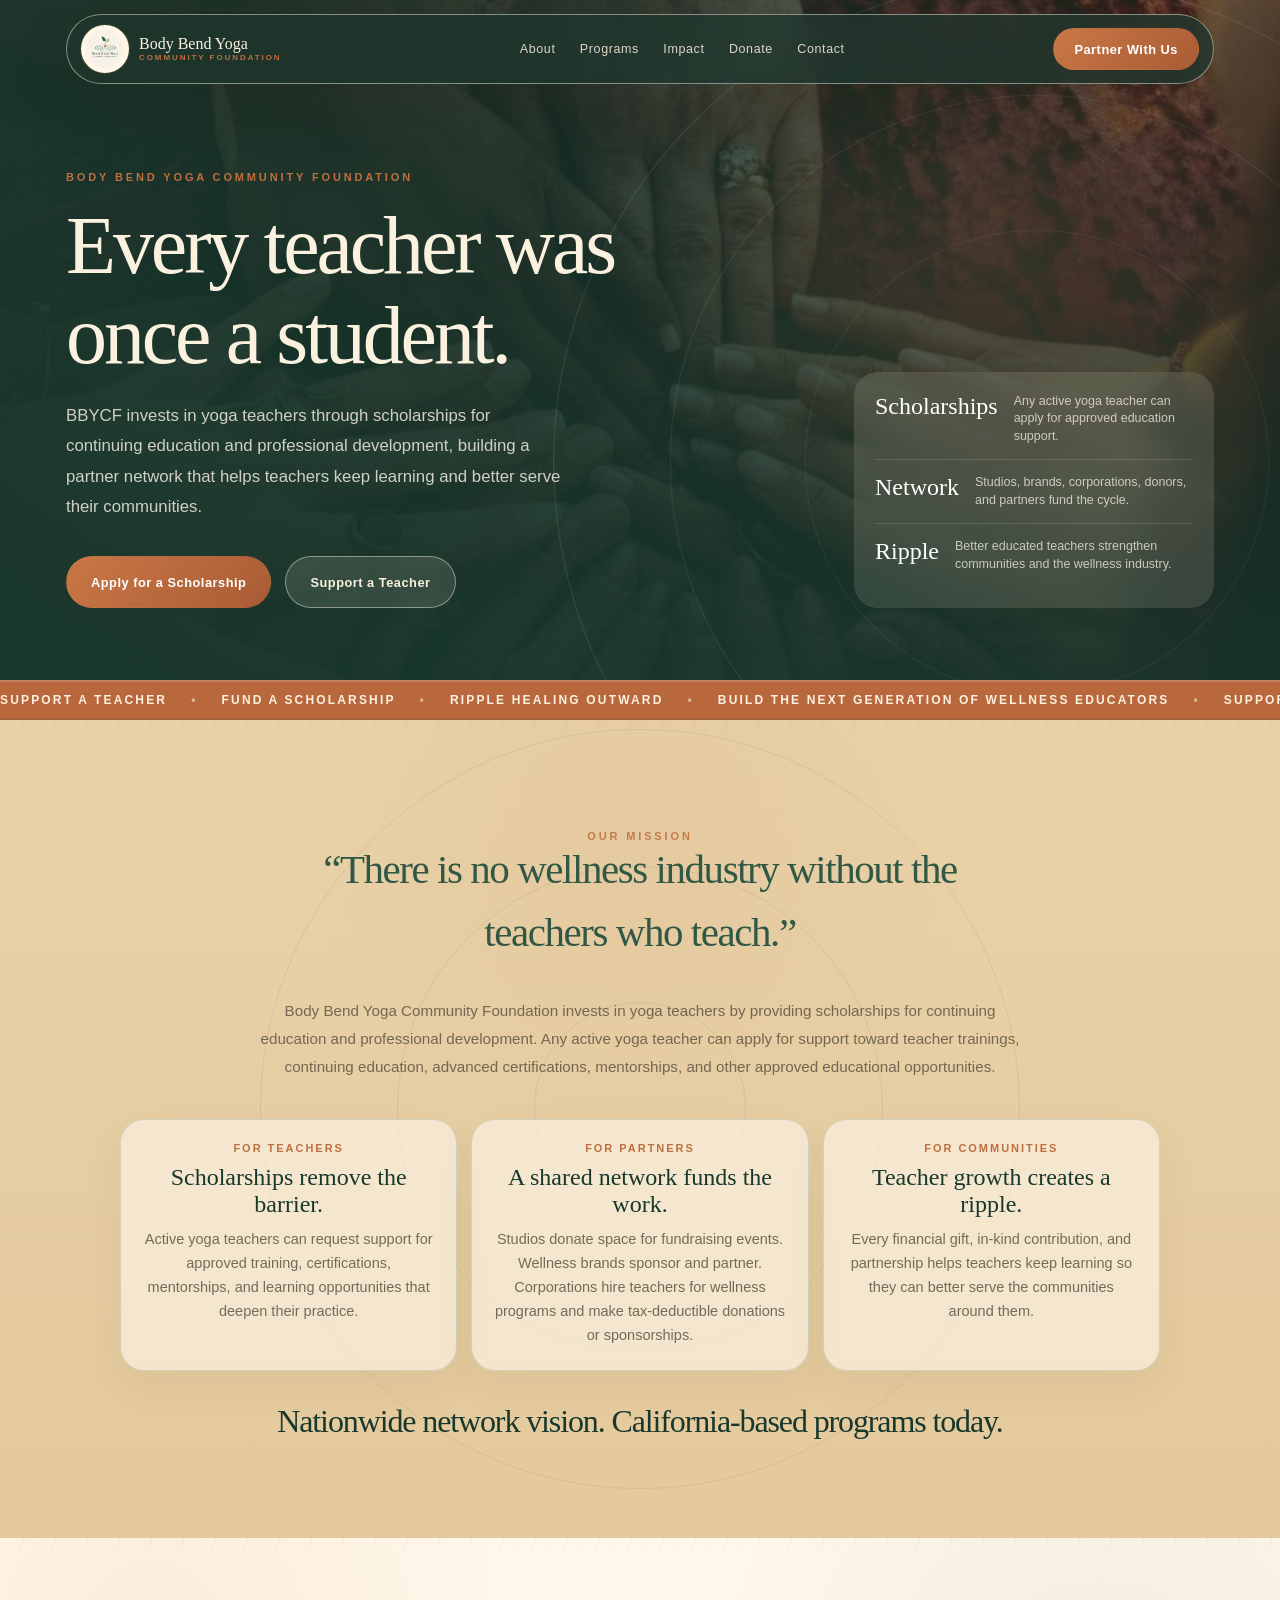
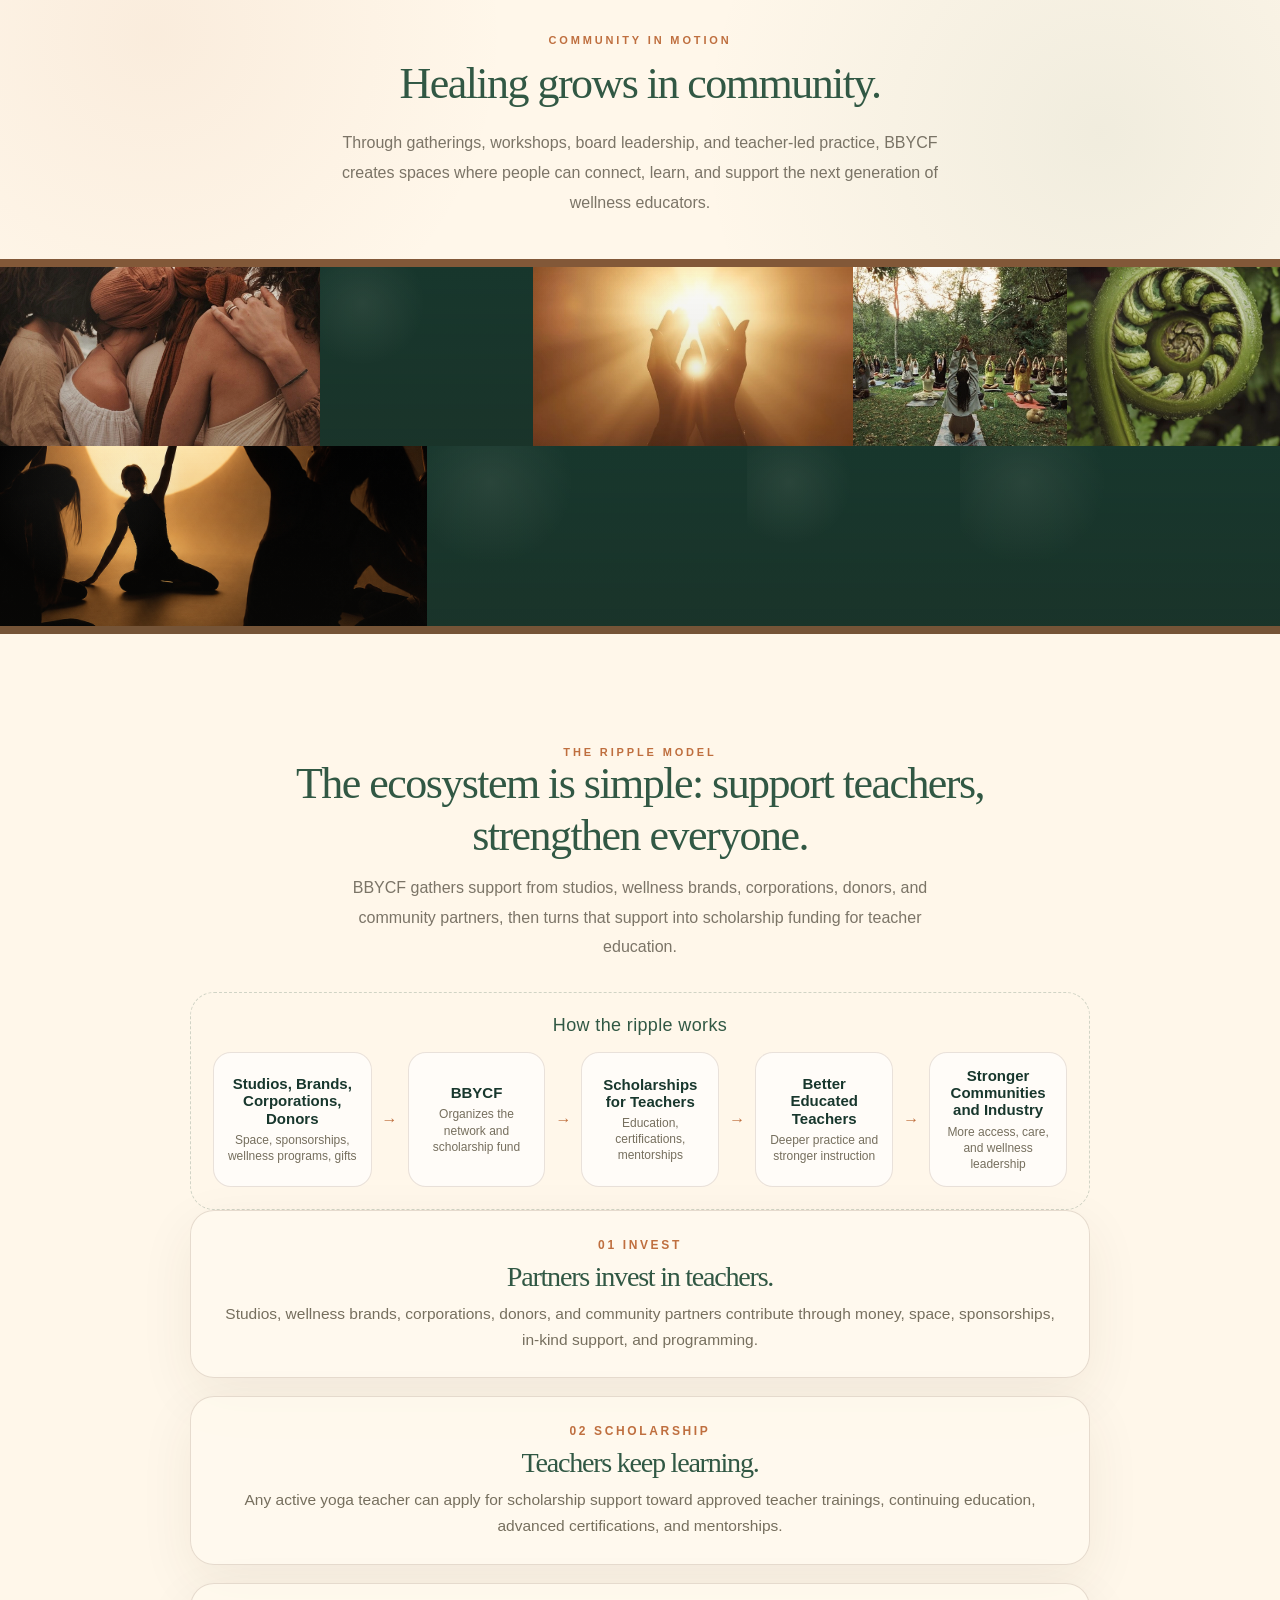
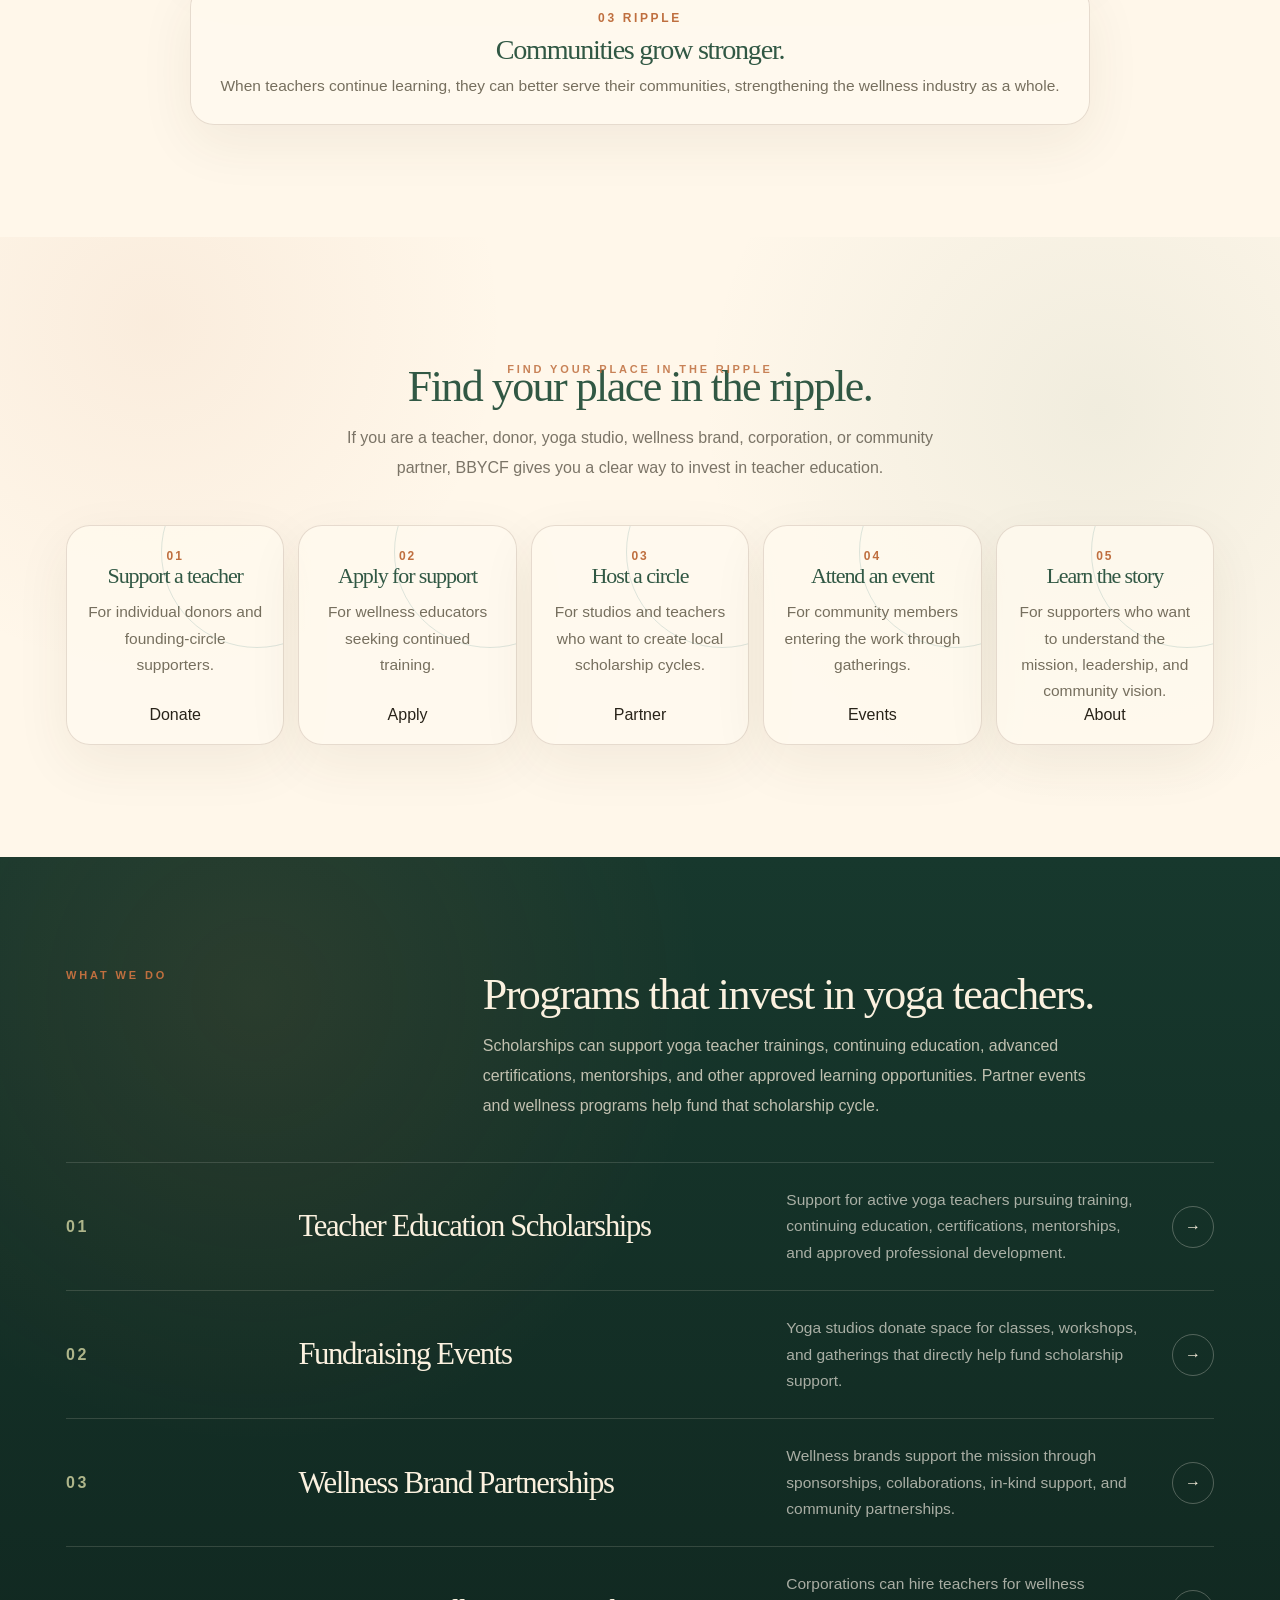
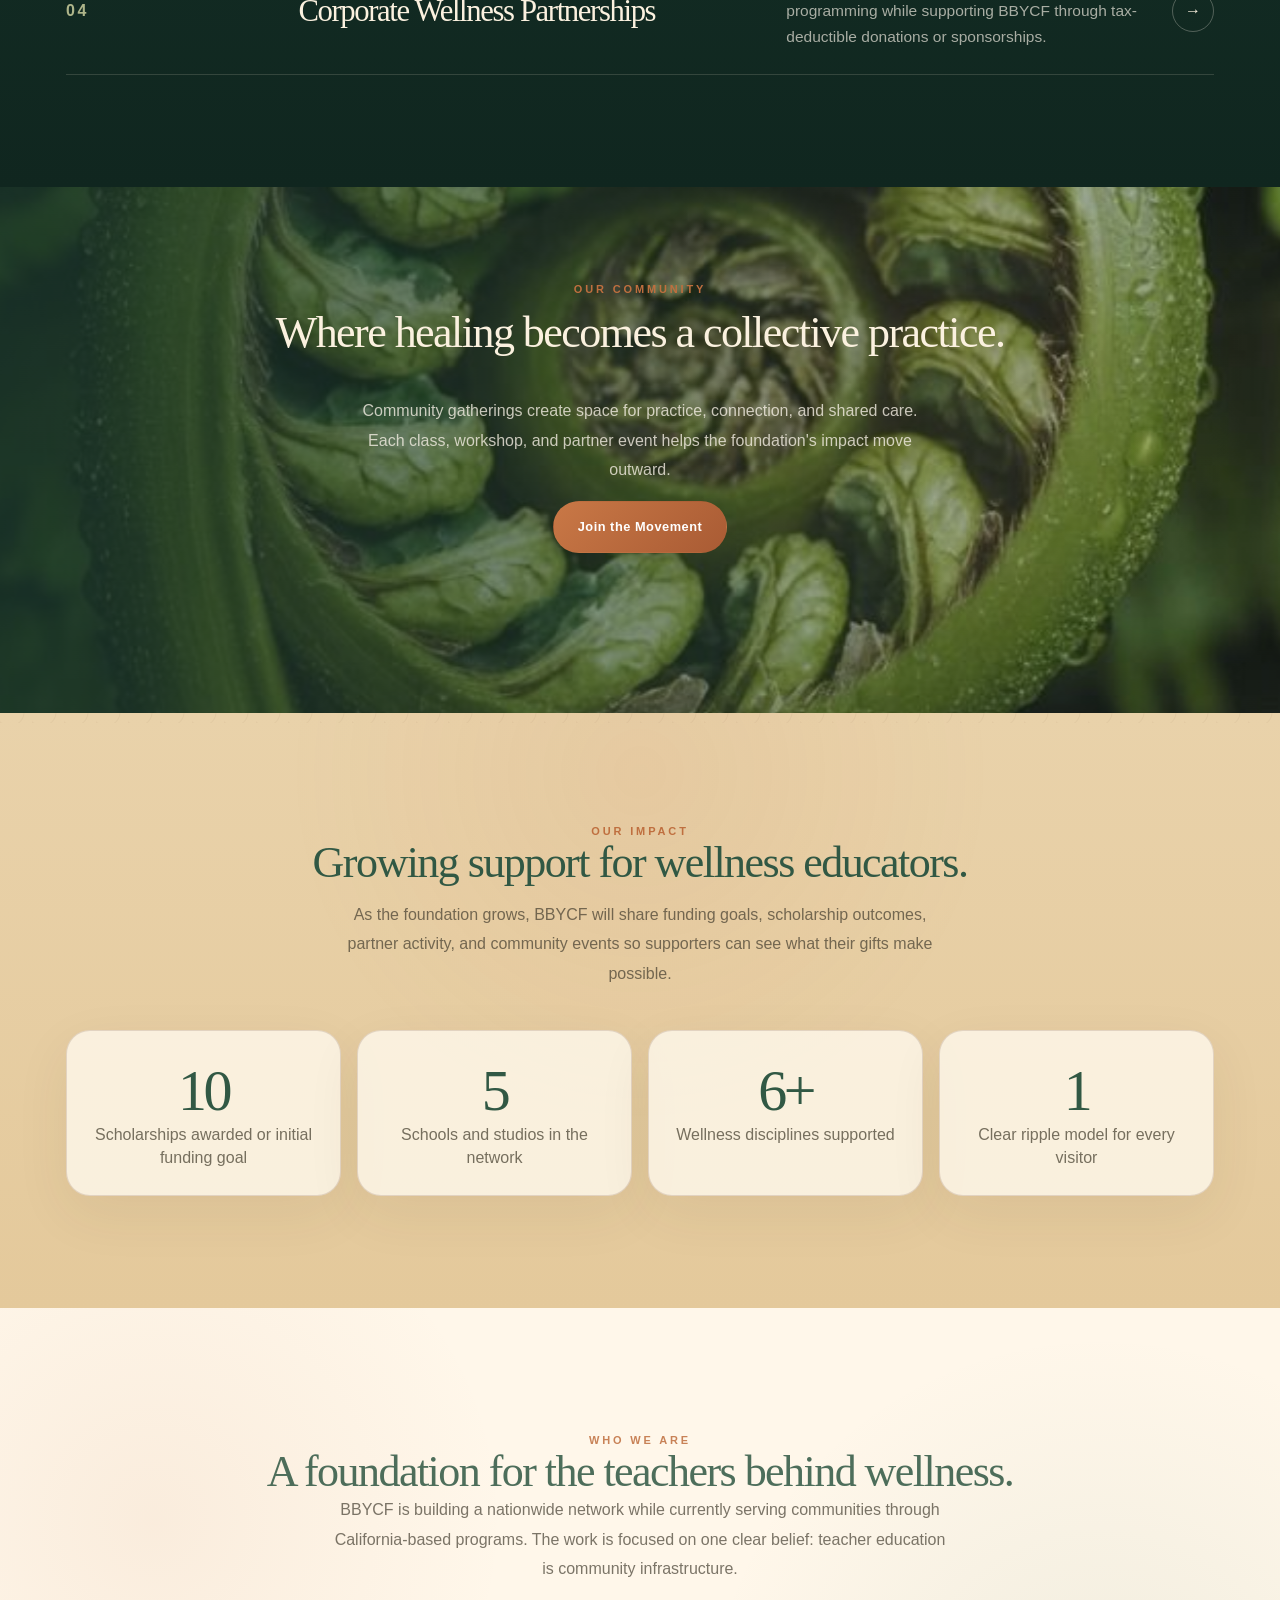
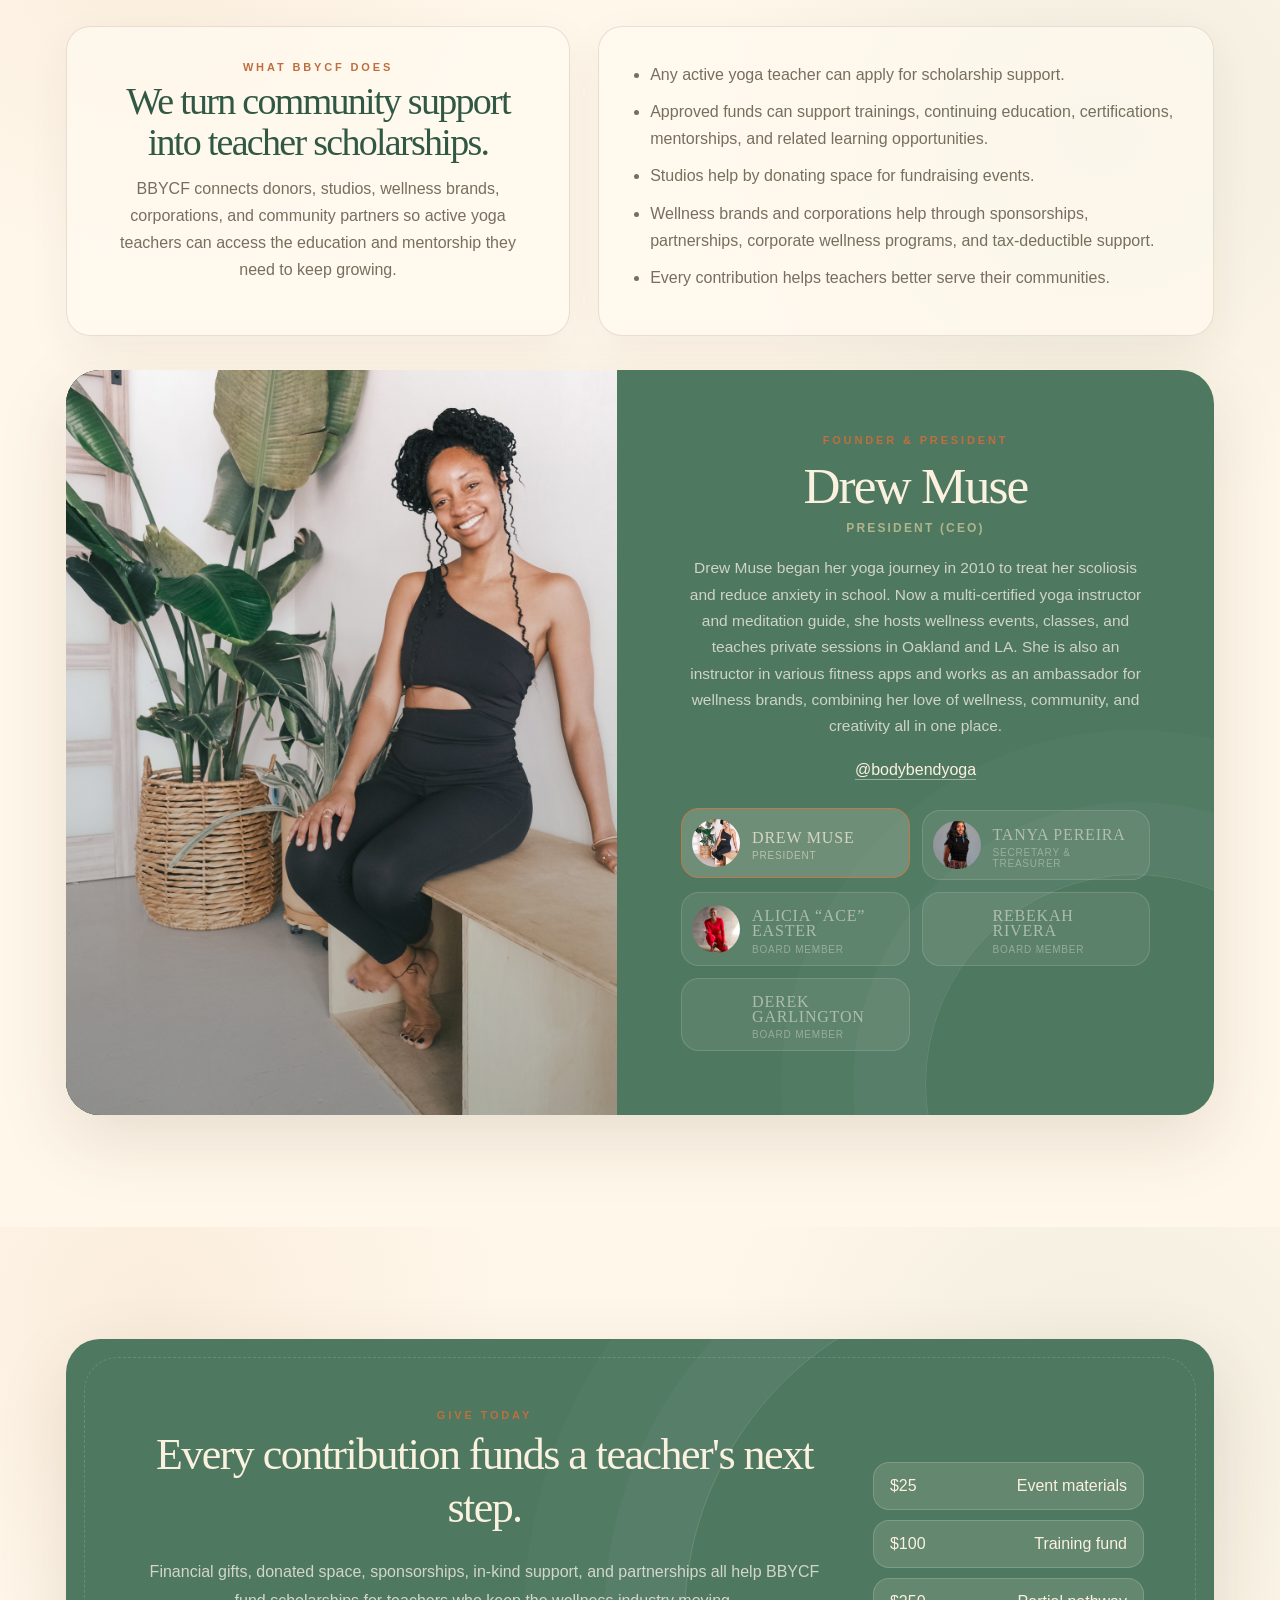
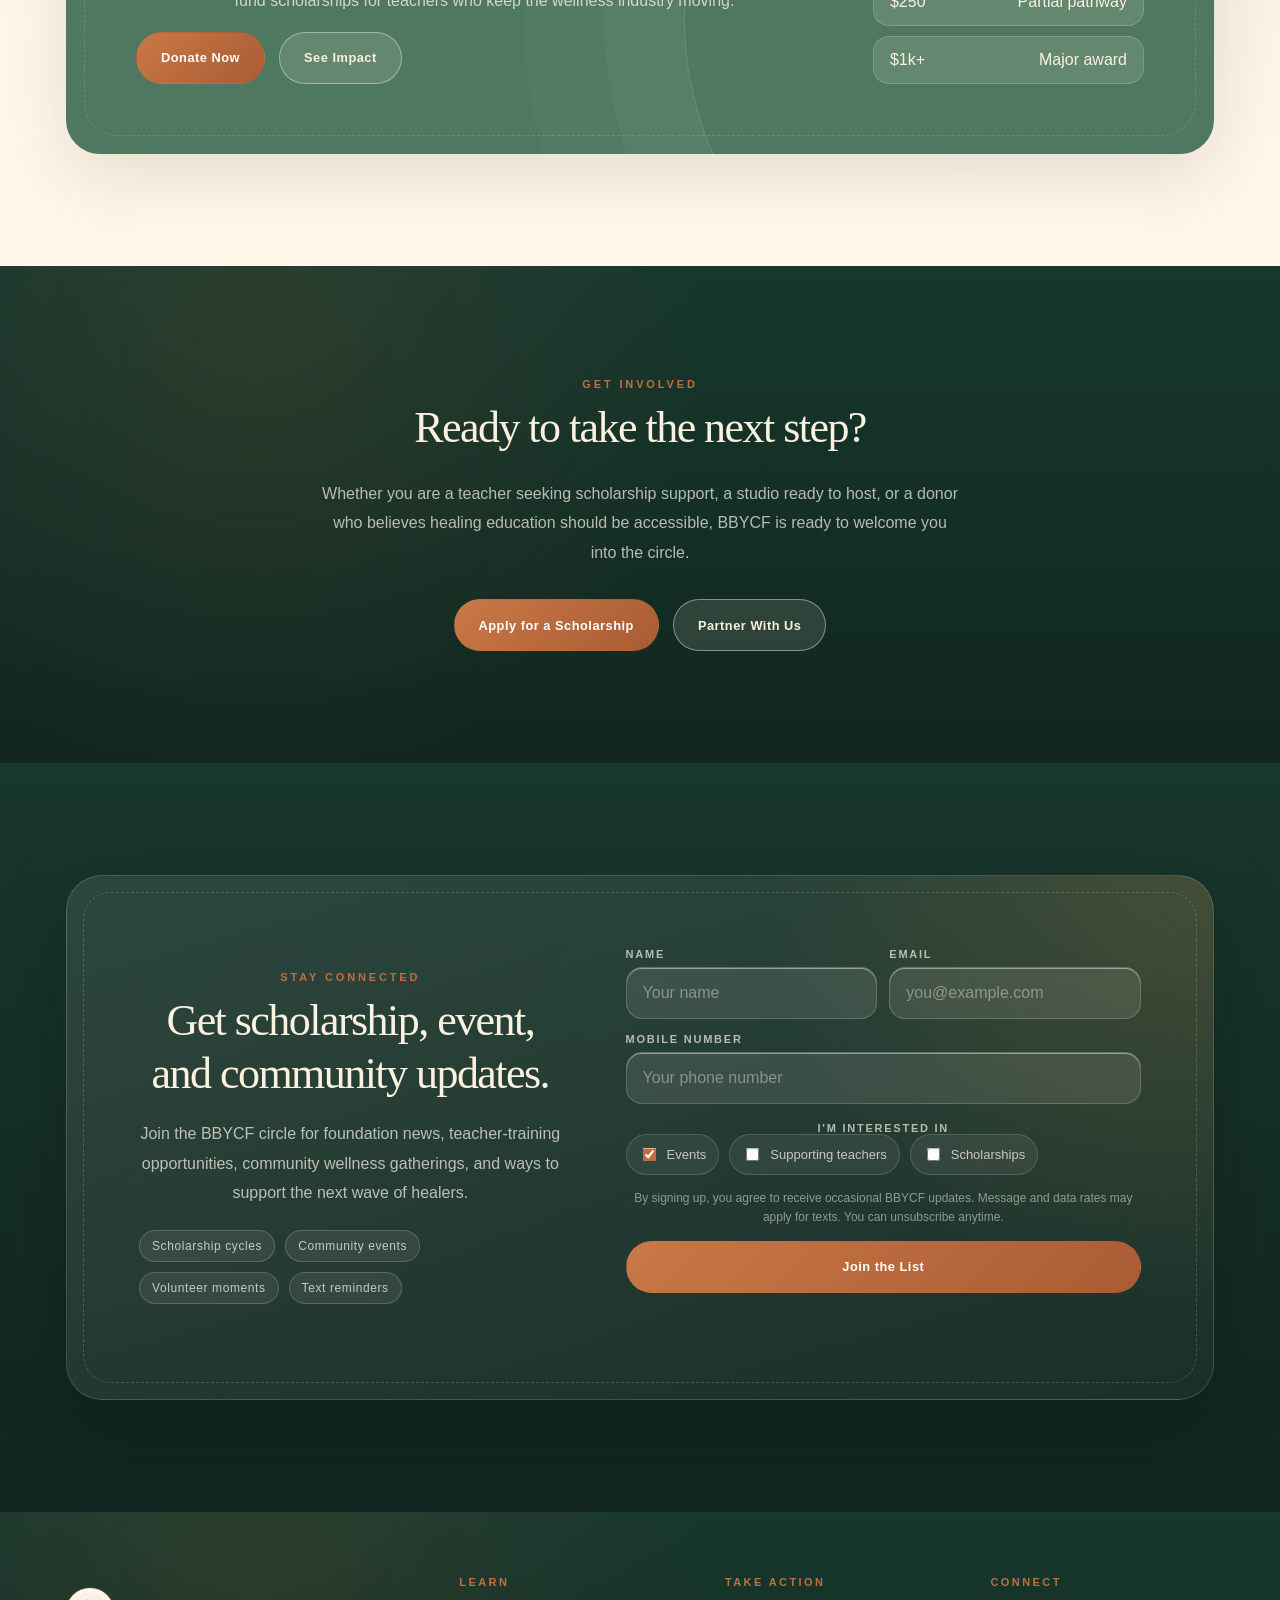
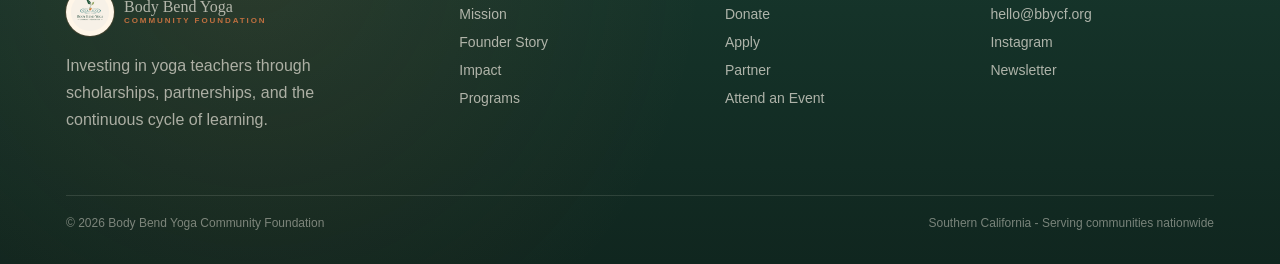
<file: index.html>
<!doctype html>
<html lang="en">
<head>
  <meta charset="utf-8" />
  <meta name="viewport" content="width=device-width, initial-scale=1" />
  <title>Body Bend Yoga Community Foundation</title>
  <style>
    :root {
      --forest: #1F4939;
      --forest-deep: #162f27;
      --canopy: #2F6B55;
      --sage: #9CAF88;
      --clay: #B8643A;
      --ochre: #D49A39;
      --bark: #6F4B36;
      --sand: #E7D4B4;
      --cream: #F7F1E7;
      --paper: #fbf7ee;
      --teal: #2F6F73;
      --sky: #8EB8B1;
      --ink: #1D211D;
      --muted: #6c776c;
      --line: rgba(31, 73, 57, .16);
      --shadow: 0 26px 80px rgba(31, 73, 57, .12);
      --radius-xl: 34px;
      --radius-lg: 24px;
      --ease: cubic-bezier(.2,.8,.2,1);
    }

    * { box-sizing: border-box; }
    html { scroll-behavior: smooth; }
    body {
      margin: 0;
      background: var(--paper);
      color: var(--ink);
      font-family: Inter, Avenir, Segoe UI, Arial, sans-serif;
      overflow-x: hidden;
    }
    body::before {
      content: "";
      position: fixed;
      inset: 0;
      pointer-events: none;
      background:
        radial-gradient(circle at 8% 12%, rgba(212,154,57,.11), transparent 24rem),
        radial-gradient(circle at 86% 20%, rgba(47,111,115,.12), transparent 28rem),
        radial-gradient(circle at 50% 86%, rgba(156,175,136,.11), transparent 30rem);
      z-index: -2;
    }
    body::after {
      content: "";
      position: fixed;
      inset: 0;
      background-image: linear-gradient(rgba(31,73,57,.025) 1px, transparent 1px), linear-gradient(90deg, rgba(31,73,57,.025) 1px, transparent 1px);
      background-size: 42px 42px;
      pointer-events: none;
      z-index: -1;
    }

    a { color: inherit; }
    img { max-width: 100%; display: block; }
    .page-note {
      display: none;
    }

    .nav {
      position: fixed;
      top: 18px;
      left: 50%;
      transform: translateX(-50%);
      z-index: 20;
      width: min(1180px, calc(100vw - 36px));
      display: grid;
      grid-template-columns: 230px 1fr auto;
      align-items: center;
      gap: 22px;
      padding: 12px 14px 12px 18px;
      border: 1px solid rgba(247,241,231,.35);
      border-radius: 999px;
      background: rgba(22, 47, 39, .52);
      color: var(--cream);
      backdrop-filter: blur(20px);
      box-shadow: 0 18px 50px rgba(0,0,0,.16);
      transition: background .35s var(--ease), color .35s var(--ease), border-color .35s var(--ease);
    }
    .nav.scrolled {
      background: rgba(247,241,231,.9);
      color: var(--forest);
      border-color: rgba(31,73,57,.12);
    }
    .brand-lockup { display: flex; align-items: center; gap: 10px; text-decoration: none; min-width: 0; }
    .brand-lockup img { width: 54px; height: 54px; object-fit: contain; border-radius: 50%; background: rgba(247,241,231,.72); padding: 5px; }
    .brand-name { display: grid; gap: 2px; line-height: 1; }
    .brand-name strong { font-family: Georgia, 'Times New Roman', serif; font-size: 18px; font-weight: 500; white-space: nowrap; }
    .brand-name span { font-size: 8px; letter-spacing: .24em; color: var(--clay); font-weight: 800; }
    .nav-links { display: flex; align-items: center; justify-content: center; gap: clamp(14px, 2vw, 32px); font-size: 13px; letter-spacing: .05em; }
    .nav-links a { text-decoration: none; opacity: .86; position: relative; }
    .nav-links a::after { content: ""; position: absolute; left: 0; right: 0; bottom: -7px; height: 1px; background: currentColor; transform: scaleX(0); transform-origin: left; transition: transform .28s var(--ease); }
    .nav-links a:hover::after { transform: scaleX(1); }
    .nav-cta, .btn {
      display: inline-flex;
      align-items: center;
      justify-content: center;
      gap: 10px;
      min-height: 46px;
      padding: 0 22px;
      border-radius: 999px;
      border: 1px solid transparent;
      background: var(--clay);
      color: white;
      text-decoration: none;
      font-weight: 800;
      font-size: 13px;
      letter-spacing: .04em;
      transition: transform .25s var(--ease), background .25s var(--ease), box-shadow .25s var(--ease);
    }
    .btn:hover, .nav-cta:hover { transform: translateY(-2px); box-shadow: 0 16px 34px rgba(184,100,58,.26); }
    .btn.secondary { background: rgba(247,241,231,.12); color: var(--cream); border-color: rgba(247,241,231,.42); }
    .btn.secondary-dark { background: transparent; color: var(--forest); border-color: rgba(31,73,57,.24); }
    .btn.small { min-height: 38px; padding: 0 16px; font-size: 12px; }

    .hero {
      min-height: 100svh;
      position: relative;
      display: grid;
      align-items: end;
      color: var(--cream);
      overflow: hidden;
      background: var(--forest-deep);
    }
    .hero-media {
      position: absolute;
      inset: 0;
      background: var(--forest-deep);
      transform: scale(1.08);
      will-change: transform;
      overflow: hidden;
    }
    .hero-media::after {
      content: "";
      position: absolute;
      inset: 0;
      background:
        linear-gradient(90deg, rgba(15,34,28,.88) 0%, rgba(15,34,28,.54) 52%, rgba(15,34,28,.20) 100%),
        linear-gradient(180deg, rgba(15,34,28,.14) 0%, rgba(15,34,28,.86) 100%);
      z-index: 2;
    }
    .hero-media img {
      position: absolute;
      inset: 0;
      width: 100%;
      height: 100%;
      object-fit: cover;
      opacity: 0;
      transform: scale(1.05);
      animation: heroFilm 24s infinite;
      filter: saturate(.92) contrast(1.02);
    }
    .hero-media img:nth-child(1) { opacity: 1; animation-delay: 0s; }
    .hero-media img:nth-child(2) { animation-delay: 6s; }
    .hero-media img:nth-child(3) { animation-delay: 12s; }
    .hero-media img:nth-child(4) { animation-delay: 18s; }
    .hero-film-label {
      position: absolute;
      left: 50%;
      bottom: 28px;
      transform: translateX(-50%);
      z-index: 4;
      display: inline-flex;
      align-items: center;
      gap: 10px;
      padding: 9px 13px;
      border-radius: 999px;
      background: rgba(247,241,231,.12);
      border: 1px solid rgba(247,241,231,.22);
      color: rgba(247,241,231,.72);
      font-size: 11px;
      letter-spacing: .14em;
      text-transform: uppercase;
      backdrop-filter: blur(12px);
    }
    .hero-film-label::before { content: "▶"; color: var(--clay); font-size: 10px; }
    .hero-ripple {
      position: absolute;
      right: -16vw;
      bottom: -18vw;
      width: 70vw;
      aspect-ratio: 1;
      border-radius: 50%;
      border: 1px solid rgba(247,241,231,.16);
      opacity: .75;
    }
    .hero-ripple::before, .hero-ripple::after {
      content: "";
      position: absolute;
      inset: 12%;
      border: 1px solid rgba(247,241,231,.13);
      border-radius: 50%;
    }
    .hero-ripple::after { inset: 26%; opacity: .8; }
    .hero-inner {
      position: relative;
      width: min(1180px, calc(100vw - 44px));
      margin: 0 auto;
      padding: 180px 0 80px;
      display: grid;
      grid-template-columns: 1.1fr .9fr;
      gap: clamp(30px, 6vw, 90px);
      align-items: end;
    }
    .kicker {
      font-size: 12px;
      letter-spacing: .28em;
      color: var(--sage);
      font-weight: 900;
      text-transform: uppercase;
    }
    h1, h2, h3, .serif {
      font-family: Georgia, 'Times New Roman', serif;
      font-weight: 400;
      letter-spacing: -.045em;
    }
    h1 {
      font-size: clamp(68px, 10vw, 146px);
      line-height: .9;
      margin: 22px 0 22px;
      max-width: 780px;
    }
    .hero p {
      font-size: clamp(18px, 2vw, 24px);
      line-height: 1.58;
      color: rgba(247,241,231,.82);
      max-width: 620px;
      margin: 0 0 32px;
    }
    .hero-actions { display: flex; gap: 14px; flex-wrap: wrap; }
    .hero-proof {
      align-self: end;
      justify-self: end;
      width: min(380px, 100%);
      padding: 24px;
      border: 1px solid rgba(247,241,231,.18);
      border-radius: var(--radius-lg);
      background: rgba(247,241,231,.1);
      backdrop-filter: blur(18px);
    }
    .hero-proof .line { display: grid; grid-template-columns: auto 1fr; gap: 16px; padding: 14px 0; border-top: 1px solid rgba(247,241,231,.14); }
    .hero-proof .line:first-child { border-top: 0; padding-top: 0; }
    .hero-proof strong { font-size: 26px; color: white; font-family: Georgia, 'Times New Roman', serif; font-weight: 500; }
    .hero-proof span { color: rgba(247,241,231,.76); font-size: 13px; line-height: 1.4; }

    .ticker {
      position: relative;
      overflow: hidden;
      background: var(--clay);
      color: var(--cream);
      border-top: 1px solid rgba(255,255,255,.18);
      border-bottom: 1px solid rgba(31,73,57,.16);
      white-space: nowrap;
    }
    .ticker-track {
      display: inline-flex;
      gap: 24px;
      padding: 14px 0;
      animation: ticker 32s linear infinite;
      font-size: 13px;
      letter-spacing: .18em;
      font-weight: 900;
      text-transform: uppercase;
    }
    .ticker-track span::after { content: "•"; margin-left: 24px; opacity: .55; }

    section { position: relative; padding: clamp(80px, 9vw, 142px) 0; }
    .wrap { width: min(1180px, calc(100vw - 44px)); margin: 0 auto; }
    .section-head { display: grid; grid-template-columns: .36fr .64fr; gap: 44px; align-items: start; margin-bottom: 48px; }
    .section-head h2 { margin: 0; color: var(--forest); font-size: clamp(46px, 6.6vw, 92px); line-height: .94; max-width: 760px; }
    .section-head p { margin: 10px 0 0; color: var(--muted); font-size: 18px; line-height: 1.7; max-width: 620px; }
    .eyebrow { font-size: 12px; letter-spacing: .28em; text-transform: uppercase; color: var(--clay); font-weight: 900; }

    .mission { background: var(--sand); overflow: hidden; }
    .mission .rings {
      position: absolute;
      inset: auto auto 6% 50%;
      width: min(760px, 76vw);
      aspect-ratio: 1;
      transform: translateX(-50%);
      border-radius: 50%;
      border: 1px solid rgba(31,73,57,.10);
      opacity: .92;
    }
    .mission .rings::before, .mission .rings::after { content: ""; position: absolute; border: 1px solid rgba(31,73,57,.10); border-radius: 50%; }
    .mission .rings::before { inset: 18%; }
    .mission .rings::after { inset: 36%; }
    .mission-quote {
      position: relative;
      z-index: 1;
      text-align: center;
      max-width: 940px;
      margin: 0 auto;
      padding: 20px 0;
      font-size: clamp(36px, 5vw, 72px);
      line-height: 1.12;
      color: var(--forest-deep);
      font-family: Georgia, 'Times New Roman', serif;
      letter-spacing: -.05em;
    }
    .mission-copy { position: relative; z-index: 1; max-width: 750px; margin: 28px auto 0; text-align: center; color: rgba(29,33,29,.62); line-height: 1.7; font-size: 17px; }

    .mission-clarity {
      position: relative;
      z-index: 1;
      max-width: 1040px;
      margin: 38px auto 0;
      display: grid;
      grid-template-columns: repeat(3, minmax(0, 1fr));
      gap: 14px;
    }
    .clarity-card {
      padding: 22px;
      border-radius: var(--radius-lg);
      border: 1px solid rgba(31,73,57,.14);
      background: rgba(255,250,239,.58);
      text-align: left;
      box-shadow: 0 14px 44px rgba(76,55,32,.06);
    }
    .clarity-card span {
      display: block;
      color: var(--clay);
      font-size: 11px;
      letter-spacing: .18em;
      text-transform: uppercase;
      font-weight: 900;
      margin-bottom: 10px;
    }
    .clarity-card strong {
      display: block;
      color: var(--forest-deep);
      font-family: Georgia, 'Times New Roman', serif;
      font-size: 24px;
      font-weight: 500;
      line-height: 1.12;
      margin-bottom: 10px;
    }
    .clarity-card p { margin: 0; color: rgba(61,55,42,.70); line-height: 1.65; font-size: 14.5px; }
    .ecosystem-cycle {
      margin-top: 28px;
      padding: 22px;
      border-radius: var(--radius-lg);
      border: 1px dashed rgba(49,88,68,.22);
      background: rgba(255,247,234,.62);
    }
    .ecosystem-cycle h3 {
      margin: 0 0 16px;
      color: var(--forest);
      font-size: 18px;
      letter-spacing: .02em;
      font-family: Inter, Avenir, Segoe UI, Arial, sans-serif;
    }
    .cycle-track {
      display: grid;
      grid-template-columns: 1.15fr auto 1fr auto 1fr auto 1fr auto 1fr;
      gap: 10px;
      align-items: stretch;
    }
    .cycle-node {
      min-height: 92px;
      padding: 14px 12px;
      border-radius: 18px;
      background: rgba(255,255,255,.64);
      border: 1px solid rgba(117,81,61,.16);
      display: grid;
      align-content: center;
      gap: 5px;
      text-align: center;
    }
    .cycle-node strong { color: var(--forest-deep); font-size: 15px; line-height: 1.15; }
    .cycle-node span { color: var(--muted); font-size: 12px; line-height: 1.35; }
    .cycle-arrow { display: grid; place-items: center; color: var(--clay); font-weight: 900; }
    .truth-line {
      position: relative;
      z-index: 1;
      max-width: 860px;
      margin: 30px auto 0;
      text-align: center;
      color: var(--forest-deep);
      font-family: Georgia, 'Times New Roman', serif;
      font-size: clamp(24px, 2.5vw, 34px);
      line-height: 1.28;
      letter-spacing: -.035em;
    }
    .who-intro {
      display: grid;
      grid-template-columns: .9fr 1.1fr;
      gap: 28px;
      align-items: stretch;
      margin-bottom: 34px;
    }
    .who-card, .who-list {
      padding: clamp(24px, 3vw, 34px);
      border-radius: var(--radius-lg);
      border: 1px solid rgba(117,81,61,.16);
      background: rgba(255,250,239,.70);
      box-shadow: 0 14px 44px rgba(76,55,32,.06);
    }
    .who-card h3 { margin: 8px 0 12px; color: var(--forest); font-size: clamp(28px, 3vw, 38px); line-height: 1.08; }
    .who-card p, .who-list li { color: var(--muted); line-height: 1.7; }
    .who-card p { margin: 0; }
    .who-list { margin: 0; padding-left: clamp(42px, 4vw, 54px); }
    .who-list li { margin: 0 0 10px; }

    .ripple-model { background: var(--paper); overflow: hidden; }
    .model-grid { display: block; max-width: 900px; }
    .model-steps { display: grid; gap: 18px; }
    .step-card {
      padding: 28px;
      border: 1px solid var(--line);
      border-radius: var(--radius-lg);
      background: rgba(255,255,255,.56);
      box-shadow: 0 10px 44px rgba(31,73,57,.05);
      transition: transform .35s var(--ease), background .35s var(--ease), border-color .35s var(--ease);
    }
    .step-card:hover { transform: translateY(-4px); background: white; border-color: rgba(184,100,58,.28); }
    .step-card span { color: var(--clay); font-size: 12px; letter-spacing: .22em; text-transform: uppercase; font-weight: 900; }
    .step-card h3 { margin: 8px 0 8px; font-size: clamp(28px, 3vw, 44px); color: var(--forest); }
    .step-card p { margin: 0; color: var(--muted); line-height: 1.65; }

    .pathways { background: var(--cream); }
    .path-grid { display: grid; grid-template-columns: repeat(5, 1fr); gap: 14px; }
    .path-card {
      min-height: 260px;
      padding: 22px;
      border-radius: var(--radius-lg);
      border: 1px solid rgba(31,73,57,.12);
      background: linear-gradient(180deg, rgba(255,255,255,.68), rgba(247,241,231,.56));
      text-decoration: none;
      display: grid;
      align-content: space-between;
      overflow: hidden;
      position: relative;
    }
    .path-card::before {
      content: "";
      position: absolute;
      width: 190px; height: 190px;
      border: 1px solid rgba(47,111,115,.16);
      border-radius: 50%;
      right: -70px; top: -70px;
      transition: transform .45s var(--ease);
    }
    .path-card:hover::before { transform: scale(1.25); }
    .path-card .num { color: var(--clay); font-size: 12px; letter-spacing: .16em; font-weight: 900; }
    .path-card h3 { margin: 0; font-size: 27px; line-height: 1; color: var(--forest); letter-spacing: -.05em; }
    .path-card p { margin: 12px 0 0; color: var(--muted); font-size: 14px; line-height: 1.5; }

    .living-gallery {
      background: linear-gradient(180deg, var(--sand) 0%, var(--cream) 100%);
      padding-top: clamp(70px, 8vw, 120px);
      padding-bottom: 0;
      overflow: hidden;
    }
    .gallery-intro { text-align: center; max-width: 760px; margin: 0 auto 48px; }
    .gallery-intro h2 { margin: 12px 0 18px; color: var(--forest); font-size: clamp(44px, 6vw, 88px); line-height: .92; }
    .gallery-intro p { margin: 0 auto; color: var(--muted); line-height: 1.7; font-size: 17px; max-width: 620px; }
    .photo-grid {
      width: 100vw;
      position: relative;
      left: 50%;
      margin-left: -50vw;
      margin-right: -50vw;
      display: grid;
      grid-template-columns: repeat(12, 1fr);
      grid-auto-rows: clamp(150px, 18vw, 260px);
      gap: 0;
      background: var(--forest);
    }
    .photo-grid figure { margin: 0; position: relative; overflow: hidden; background: var(--forest-deep); }
    .photo-grid figure:nth-child(1) { grid-column: span 3; }
    .photo-grid figure:nth-child(2) { grid-column: span 2; }
    .photo-grid figure:nth-child(3) { grid-column: span 3; }
    .photo-grid figure:nth-child(4) { grid-column: span 2; }
    .photo-grid figure:nth-child(5) { grid-column: span 2; }
    .photo-grid figure:nth-child(6) { grid-column: span 4; }
    .photo-grid figure:nth-child(7) { grid-column: span 3; }
    .photo-grid figure:nth-child(8) { grid-column: span 2; }
    .photo-grid figure:nth-child(9) { grid-column: span 3; }
    .photo-grid img { width: 100%; height: 100%; object-fit: cover; filter: saturate(.9) contrast(.98); transform: scale(1.015); transition: transform .65s var(--ease), filter .65s var(--ease); }
    .photo-grid figure:hover img { transform: scale(1.08); filter: saturate(1.05) contrast(1.04); }
    .photo-grid figcaption {
      position: absolute;
      left: 14px;
      bottom: 12px;
      padding: 7px 9px;
      border-radius: 999px;
      background: rgba(22,47,39,.62);
      color: rgba(247,241,231,.82);
      font-size: 10px;
      letter-spacing: .14em;
      text-transform: uppercase;
      opacity: 0;
      transform: translateY(8px);
      transition: opacity .35s var(--ease), transform .35s var(--ease);
      backdrop-filter: blur(10px);
    }
    .photo-grid figure:hover figcaption { opacity: 1; transform: none; }

    .programs { background: var(--forest-deep); color: var(--cream); overflow: hidden; }
    .programs .section-head h2, .programs .section-head p { color: var(--cream); }
    .programs .section-head p { opacity: .74; }
    .program-list { display: grid; border-top: 1px solid rgba(247,241,231,.14); }
    .program-row {
      display: grid;
      grid-template-columns: .2fr .45fr .35fr auto;
      gap: 28px;
      align-items: center;
      padding: 28px 0;
      border-bottom: 1px solid rgba(247,241,231,.14);
      text-decoration: none;
      color: inherit;
    }
    .program-row .index { color: var(--sage); letter-spacing: .16em; font-weight: 900; }
    .program-row h3 { margin: 0; color: white; font-size: clamp(28px, 3vw, 48px); }
    .program-row p { margin: 0; color: rgba(247,241,231,.66); line-height: 1.55; }
    .program-row .arrow { width: 42px; height: 42px; border: 1px solid rgba(247,241,231,.28); border-radius: 50%; display: grid; place-items: center; transition: transform .3s var(--ease), background .3s var(--ease); }
    .program-row:hover .arrow { transform: translateX(8px); background: var(--clay); }

    .story-band {
      min-height: 620px;
      color: var(--cream);
      display: grid;
      align-items: end;
      overflow: hidden;
      background: var(--forest);
    }
    .story-image {
      position: absolute;
      inset: 0;
      background-image: linear-gradient(90deg, rgba(22,47,39,.78), rgba(22,47,39,.16)), url('assets/img/fern-growth.jpg');
      background-size: cover;
      background-position: center;
      transform: scale(1.08);
    }
    .story-band .wrap { position: relative; z-index: 1; padding-bottom: 78px; }
    .story-band h2 { max-width: 780px; font-size: clamp(52px, 8vw, 118px); line-height: .92; margin: 12px 0 20px; }
    .story-band p { max-width: 560px; color: rgba(247,241,231,.78); font-size: 18px; line-height: 1.65; }

    .impact { background: var(--sand); }
    .impact-grid { display: grid; grid-template-columns: repeat(4,1fr); gap: 16px; }
    .metric { padding: 28px; border-radius: var(--radius-lg); background: rgba(247,241,231,.64); border: 1px solid rgba(31,73,57,.12); }
    .metric strong { display: block; font-size: clamp(42px, 6vw, 78px); color: var(--forest); font-family: Georgia, 'Times New Roman', serif; font-weight: 400; letter-spacing: -.06em; }
    .metric span { color: var(--muted); line-height: 1.4; }

    .leadership { background: var(--paper); overflow: hidden; }
    .team-stage {
      display: grid;
      grid-template-columns: minmax(320px, .48fr) minmax(0, .52fr);
      gap: 0;
      align-items: stretch;
      border-radius: 42px;
      overflow: hidden;
      background: var(--forest);
      color: var(--cream);
      box-shadow: var(--shadow);
      min-height: 680px;
      position: relative;
    }
    .team-portrait {
      position: relative;
      overflow: hidden;
      background: var(--forest-deep);
    }
    .team-portrait::after {
      content: "";
      position: absolute;
      inset: 0;
      background: linear-gradient(180deg, rgba(22,47,39,.02), rgba(22,47,39,.34));
      pointer-events: none;
    }
    .team-portrait img {
      width: 100%;
      height: 100%;
      min-height: 680px;
      object-fit: cover;
      object-position: center;
      filter: saturate(.9) contrast(.98);
      transform: scale(1.01);
      transition: opacity .32s var(--ease), transform .58s var(--ease), filter .4s var(--ease);
    }
    .team-portrait.switching img { opacity: .18; transform: scale(1.08); filter: blur(8px) saturate(.7); }
    .team-copy {
      padding: clamp(34px, 5.8vw, 82px);
      align-self: center;
      position: relative;
      z-index: 1;
    }
    .team-copy::before {
      content: "";
      position: absolute;
      right: -22%;
      bottom: -24%;
      width: 70%;
      aspect-ratio: 1;
      border: 1px solid rgba(247,241,231,.12);
      border-radius: 50%;
      box-shadow: 0 0 0 72px rgba(247,241,231,.025), 0 0 0 144px rgba(247,241,231,.018);
      pointer-events: none;
    }
    .team-copy h2 { margin: 12px 0 8px; font-size: clamp(52px, 7vw, 96px); line-height: .9; position: relative; }
    .team-role { color: var(--sage); font-size: 13px; letter-spacing: .18em; text-transform: uppercase; font-weight: 900; margin-bottom: 26px; position: relative; }
    .team-copy p { color: rgba(247,241,231,.76); line-height: 1.75; font-size: 17px; max-width: 680px; position: relative; white-space: pre-line; }
    .team-social { color: var(--cream); text-decoration: none; display: inline-flex; margin-top: 6px; border-bottom: 1px solid rgba(247,241,231,.44); position: relative; }
    .team-picker {
      display: grid;
      grid-template-columns: repeat(2, minmax(0, 1fr));
      gap: 12px;
      margin-top: 36px;
      position: relative;
    }
    .team-tab {
      appearance: none;
      text-align: left;
      cursor: pointer;
      border: 1px solid rgba(247,241,231,.14);
      border-radius: 18px;
      background: rgba(247,241,231,.08);
      color: rgba(247,241,231,.72);
      padding: 10px;
      display: grid;
      grid-template-columns: 48px 1fr;
      gap: 12px;
      align-items: center;
      transition: transform .25s var(--ease), background .25s var(--ease), border-color .25s var(--ease), color .25s var(--ease);
    }
    .team-tab:hover, .team-tab.active { transform: translateY(-2px); background: rgba(247,241,231,.15); border-color: rgba(184,100,58,.65); color: var(--cream); }
    .team-tab img { width: 48px; height: 48px; border-radius: 50%; object-fit: cover; }
    .team-tab strong { display: block; font-family: Georgia, 'Times New Roman', serif; font-size: 18px; line-height: .95; font-weight: 400; }
    .team-tab span { display: block; font-size: 10px; letter-spacing: .08em; text-transform: uppercase; opacity: .72; margin-top: 5px; }

    .donate-panel { background: var(--cream); }
    .donate-card {
      position: relative;
      overflow: hidden;
      border-radius: 42px;
      background: linear-gradient(135deg, var(--forest-deep), var(--canopy));
      color: var(--cream);
      padding: clamp(44px, 8vw, 90px);
      display: grid;
      grid-template-columns: .72fr .28fr;
      gap: 40px;
      box-shadow: var(--shadow);
    }
    .donate-card::after { content: ""; position: absolute; right: -12%; bottom: -48%; width: 58%; aspect-ratio: 1; border-radius: 50%; border: 1px solid rgba(247,241,231,.16); box-shadow: 0 0 0 80px rgba(247,241,231,.025), 0 0 0 160px rgba(247,241,231,.02); }
    .donate-card h2 { font-size: clamp(54px, 7vw, 110px); line-height: .9; margin: 8px 0 22px; max-width: 760px; }
    .donate-card p { color: rgba(247,241,231,.78); line-height: 1.75; font-size: 18px; max-width: 680px; }
    .giving-list { position: relative; z-index: 1; display: grid; gap: 10px; align-content: end; }
    .giving-list div { padding: 14px 16px; border-radius: 16px; background: rgba(247,241,231,.10); display: flex; justify-content: space-between; gap: 16px; border: 1px solid rgba(247,241,231,.12); }

    .final-cta { background: var(--forest-deep); color: var(--cream); text-align: center; }
    .final-cta h2 { font-size: clamp(54px, 7vw, 104px); line-height: .92; margin: 12px auto 24px; max-width: 900px; }
    .final-cta p { margin: 0 auto 32px; max-width: 640px; color: rgba(247,241,231,.72); line-height: 1.7; }

    .signup-section {
      background: linear-gradient(180deg, var(--forest-deep), #10251f);
      color: var(--cream);
      padding-top: 112px;
      scroll-margin-top: 118px;
    }
    .signup-card {
      position: relative;
      overflow: hidden;
      display: grid;
      grid-template-columns: .82fr 1fr;
      gap: clamp(28px, 5vw, 72px);
      align-items: center;
      padding: clamp(34px, 6vw, 72px);
      border-radius: 36px;
      border: 1px solid rgba(247,241,231,.16);
      background:
        radial-gradient(circle at 100% 0%, rgba(200,138,61,.20), transparent 28rem),
        linear-gradient(135deg, rgba(247,241,231,.10), rgba(247,241,231,.04));
      box-shadow: 0 24px 80px rgba(0,0,0,.18);
    }
    .signup-card::before {
      content: "";
      position: absolute;
      inset: 16px;
      border-radius: 28px;
      border: 1px dashed rgba(247,241,231,.18);
      pointer-events: none;
    }
    .signup-copy, .signup-form { position: relative; z-index: 1; }
    .signup-copy h2 { font-size: clamp(35px, 3.55vw, 44px); line-height: 1.2; letter-spacing: -.035em; margin: 12px 0 18px; color: var(--cream); }
    .signup-copy p { color: rgba(247,241,231,.72); line-height: 1.85; font-size: 16px; max-width: 560px; margin: 0; }
    .signup-options { display: flex; flex-wrap: wrap; gap: 10px; margin-top: 22px; }
    .signup-pill { padding: 8px 12px; border-radius: 999px; border: 1px solid rgba(247,241,231,.20); background: rgba(247,241,231,.08); color: rgba(247,241,231,.76); font-size: 12px; letter-spacing: .05em; }
    .signup-form { display: grid; gap: 14px; }
    .signup-row { display: grid; grid-template-columns: 1fr 1fr; gap: 12px; }
    .signup-field { display: grid; gap: 7px; text-align: left; }
    .signup-field label, .signup-consent legend { color: rgba(247,241,231,.70); font-size: 11px; letter-spacing: .16em; text-transform: uppercase; font-weight: 800; }
    .signup-field input {
      width: 100%;
      min-height: 52px;
      border: 1px solid rgba(247,241,231,.20);
      border-radius: 16px;
      padding: 0 16px;
      background: rgba(247,241,231,.10);
      color: var(--cream);
      font: inherit;
      outline: none;
    }
    .signup-field input::placeholder { color: rgba(247,241,231,.42); }
    .signup-field input:focus { border-color: rgba(200,138,61,.85); box-shadow: 0 0 0 3px rgba(200,138,61,.18); }
    .signup-consent { border: 0; margin: 4px 0 0; padding: 0; display: grid; gap: 10px; }
    .signup-checks { display: flex; flex-wrap: wrap; gap: 10px; }
    .signup-check { display: inline-flex; align-items: center; gap: 8px; padding: 10px 12px; border-radius: 999px; border: 1px solid rgba(247,241,231,.16); background: rgba(247,241,231,.07); color: rgba(247,241,231,.76); font-size: 13px; }
    .signup-check input { accent-color: var(--clay); }
    .signup-note { color: rgba(247,241,231,.52); font-size: 12px; line-height: 1.55; margin: 0; }
    .signup-status { min-height: 20px; color: var(--sand); font-size: 13px; margin: 0; }

    footer { background: #10251f; color: var(--cream); padding: 68px 0 34px; }
    .footer-grid { display: grid; grid-template-columns: 1.1fr repeat(3, .7fr); gap: 42px; }
    footer h4 { color: var(--clay); letter-spacing: .22em; font-size: 11px; text-transform: uppercase; margin: 0 0 18px; }
    footer a { display: block; color: rgba(247,241,231,.68); text-decoration: none; margin: 12px 0; font-size: 14px; }
    footer p { color: rgba(247,241,231,.65); line-height: 1.7; max-width: 310px; }
    .footer-bottom { border-top: 1px solid rgba(247,241,231,.12); margin-top: 46px; padding-top: 20px; display: flex; justify-content: space-between; color: rgba(247,241,231,.45); font-size: 12px; }

    .reveal { opacity: .86; transform: translateY(14px); transition: opacity .85s var(--ease), transform .85s var(--ease); }
    .reveal.in { opacity: 1; transform: none; }
    .reveal[data-delay="1"] { transition-delay: .08s; }
    .reveal[data-delay="2"] { transition-delay: .14s; }
    .reveal[data-delay="3"] { transition-delay: .20s; }

    @keyframes ticker { from { transform: translateX(0); } to { transform: translateX(-50%); } }
    @keyframes heroFilm {
      0% { opacity: 0; transform: scale(1.04) translateX(0); }
      6% { opacity: 1; }
      24% { opacity: 1; }
      31% { opacity: 0; transform: scale(1.12) translateX(-1.4%); }
      100% { opacity: 0; }
    }


    /* Original-site rhythm calibration: keep the redesigned look, but match bbycf.org's calmer section scale and type sizing. */
    .nav { width: min(1148px, calc(100vw - 56px)); top: 14px; padding: 10px 14px; }
    .brand-lockup img { width: 48px; height: 48px; }
    .brand-name strong { font-size: 16px; }
    .nav-links { font-size: 12.5px; gap: clamp(14px, 1.9vw, 28px); }
    .nav-cta, .btn { min-height: 52px; padding: 0 24px; font-size: 12.8px; font-weight: 700; }
    .nav-cta { min-height: 42px; padding: 0 20px; }
    .hero { min-height: 680px; }
    .hero-inner { width: min(1148px, calc(100vw - 56px)); padding: 150px 0 72px; grid-template-columns: 1.08fr .92fr; }
    h1 { font-size: clamp(58px, 6.5vw, 82px); line-height: 1.1; letter-spacing: -.038em; max-width: 700px; margin: 18px 0 20px; }
    .hero p { font-size: 16.8px; line-height: 1.8; max-width: 500px; margin-bottom: 34px; }
    .hero-proof { width: min(360px, 100%); padding: 20px; }
    .hero-proof strong { font-size: 24px; }
    .hero-proof span { font-size: 12.5px; }
    .ticker-track { padding: 12px 0; font-size: 12px; }
    section { padding: 96px 0; }
    .wrap { width: min(1148px, calc(100vw - 56px)); }
    .section-head { grid-template-columns: .34fr .66fr; gap: 40px; margin-bottom: 42px; }
    .section-head h2, .gallery-intro h2, .story-band h2, .donate-card h2, .final-cta h2 { font-size: clamp(35px, 3.55vw, 44px); line-height: 1.2; letter-spacing: -.035em; }
    .section-head p, .gallery-intro p, .story-band p, .donate-card p, .final-cta p { font-size: 16px; line-height: 1.85; }
    .eyebrow, .kicker { font-size: 11px; letter-spacing: .26em; }
    .mission { padding: 96px 0; }
    .mission-quote { max-width: 760px; padding: 10px 0; font-size: clamp(28px, 3.2vw, 42px); line-height: 1.55; letter-spacing: -.035em; }
    .mission-copy { max-width: 760px; font-size: 15.2px; line-height: 1.85; margin-top: 22px; }
    .living-gallery { padding-top: 96px; }
    .gallery-intro { max-width: 760px; margin-bottom: 42px; }
    .photo-grid { grid-auto-rows: clamp(132px, 14vw, 210px); }
    .ripple-model, .pathways, .programs, .impact, .leadership, .donate-panel, .final-cta { padding-top: 112px; padding-bottom: 112px; }

    /* Stakeholder edit: center main-section subheadings and supporting copy below the hero/header. */
    body > section .wrap { text-align: center; }
    body > section h2,
    body > section h3,
    body > section p { text-align: center; }
    body > section p { margin-left: auto; margin-right: auto; }
    body > section .section-head {
      display: block;
      max-width: 780px;
      margin-left: auto;
      margin-right: auto;
      text-align: center;
    }
    body > section .section-head h2,
    body > section .section-head p,
    body > section .gallery-intro h2,
    body > section .gallery-intro p,
    body > section .story-band h2,
    body > section .story-band p,
    body > section .donate-card h2,
    body > section .donate-card p,
    body > section .signup-copy h2,
    body > section .signup-copy p,
    body > section .team-copy h2,
    body > section .team-copy p,
    body > section .step-card p,
    body > section .path-card p,
    body > section .program-row p { margin-left: auto; margin-right: auto; }
    body > section .clarity-card,
    body > section .who-card,
    body > section .step-card,
    body > section .path-card,
    body > section .metric,
    body > section .program-row,
    body > section .team-copy,
    body > section .donate-card,
    body > section .signup-copy { text-align: center; }
    body > section .program-row .arrow { justify-self: center; }
    body > section .who-list { text-align: left; }

    /* Requested refinement: keep Our Community perfectly centered and keep What We Do left-aligned. */
    .story-band .wrap {
      display: grid;
      justify-items: center;
      text-align: center;
    }
    .story-band .kicker,
    .story-band h2,
    .story-band p,
    .story-band .btn {
      margin-left: auto;
      margin-right: auto;
      text-align: center;
    }
    .programs .wrap,
    .programs .section-head,
    .programs .section-head h2,
    .programs .section-head p,
    .programs .program-row,
    .programs .program-row h3,
    .programs .program-row p { text-align: left; }
    .programs .section-head {
      display: grid;
      grid-template-columns: .34fr .66fr;
      max-width: none;
      margin-left: 0;
      margin-right: 0;
    }
    .programs .section-head p,
    .programs .program-row p {
      margin-left: 0;
      margin-right: 0;
    }
    .programs .program-row .arrow { justify-self: end; }

    .signup-section { padding-bottom: 112px; }

    .step-card { padding: 24px; }
    .step-card h3 { font-size: clamp(22px, 2.2vw, 30px); line-height: 1.12; }
    .step-card p, .path-card p, .program-row p, .team-copy p { font-size: 15.5px; line-height: 1.7; }

    .path-card { min-height: 220px; padding: 20px; }
    .path-card h3 { font-size: 22px; line-height: 1.08; }
    .program-row { padding: 24px 0; }
    .program-row h3 { font-size: clamp(22px, 2.4vw, 32px); line-height: 1.12; }
    .story-band { min-height: 420px; }
    .story-band .wrap { padding-bottom: 64px; }
    .metric { padding: 26px; }
    .metric strong { font-size: clamp(38px, 4.6vw, 58px); }
    .team-stage { min-height: 600px; border-radius: 34px; }
    .team-portrait img { min-height: 600px; }
    .team-copy { padding: clamp(34px, 5vw, 64px); }
    .team-copy h2 { font-size: clamp(35px, 4vw, 52px); line-height: 1.08; letter-spacing: -.035em; }
    .team-role { font-size: 12px; margin-bottom: 20px; }
    .team-picker { margin-top: 30px; }
    .team-tab strong { font-size: 16px; }
    .donate-card { padding: clamp(42px, 6vw, 70px); border-radius: 34px; }
    footer { padding: 64px 0 34px; }


    /* Bohemian layer: earthy, tactile, handmade, global-but-grounded for BBYCF. */
    :root {
      --forest: #315844;
      --forest-deep: #18372d;
      --canopy: #5f8463;
      --sage: #aeb58a;
      --clay: #bf6f3f;
      --ochre: #c88a3d;
      --bark: #75513d;
      --sand: #e6d1aa;
      --cream: #fbf1df;
      --paper: #fff7ea;
      --teal: #3f7172;
      --sky: #94b6a9;
      --ink: #282319;
      --muted: #766f5e;
      --line: rgba(102, 76, 48, .18);
      --shadow: 0 24px 70px rgba(76, 55, 32, .13);
    }
    body {
      background:
        radial-gradient(circle at 14% 12%, rgba(191,111,63,.12), transparent 25rem),
        radial-gradient(circle at 88% 18%, rgba(95,132,99,.14), transparent 28rem),
        linear-gradient(180deg, #fff7ea 0%, #f7ead5 100%);
    }
    body::after { display: none; }
    .nav {
      background: rgba(31, 55, 45, .76);
      border-color: rgba(251,241,223,.48);
      box-shadow: 0 18px 54px rgba(54,38,24,.2);
    }
    .nav.scrolled { background: rgba(255,247,234,.92); color: var(--forest-deep); }
    .brand-lockup img { background: #fff6e8; box-shadow: 0 0 0 1px rgba(191,111,63,.2); }
    .brand-name span, .eyebrow, .kicker, footer h4 { color: var(--clay); }
    .hero-media::after {
      background:
        radial-gradient(circle at 78% 38%, rgba(191,111,63,.18), transparent 22rem),
        linear-gradient(90deg, rgba(24,55,45,.91) 0%, rgba(24,55,45,.62) 55%, rgba(24,55,45,.25) 100%),
        linear-gradient(180deg, rgba(24,55,45,.14) 0%, rgba(24,55,45,.88) 100%);
    }
    .hero-proof, .path-card, .step-card, .metric {
      border-color: rgba(117,81,61,.18);
    }
    .hero-proof { background: rgba(251,241,223,.12); }
    .btn, .nav-cta { background: linear-gradient(135deg, #c97846, #a95b34); }
    .btn.secondary, .btn.secondary-dark { background: rgba(251,241,223,.12); border-color: rgba(251,241,223,.44); }
    .ticker {
      background: #b9673d;
      box-shadow: inset 0 1px rgba(255,255,255,.18), inset 0 -1px rgba(0,0,0,.12);
    }
    .mission, .impact {
      background:
        radial-gradient(circle at 50% 10%, rgba(191,111,63,.08), transparent 22rem),
        linear-gradient(180deg, #e9d2aa, #e4c99b);
    }
    .mission::before, .living-gallery::before, .impact::before {
      content: "";
      position: absolute;
      left: 0; right: 0; top: 0;
      height: 10px;
      background:
        radial-gradient(circle at 10px -1px, transparent 13px, rgba(117,81,61,.12) 14px, transparent 15px) 0 0 / 32px 10px repeat-x;
      opacity: .55;
      pointer-events: none;
    }
    .mission-quote::before, .mission-quote::after { color: rgba(191,111,63,.55); }
    .mission-copy, .gallery-intro p, .section-head p { color: rgba(61,55,42,.68); }
    .living-gallery, .pathways, .leadership, .donate-panel {
      background:
        radial-gradient(circle at 12% 14%, rgba(191,111,63,.08), transparent 22rem),
        radial-gradient(circle at 86% 28%, rgba(95,132,99,.09), transparent 25rem),
        var(--paper);
    }
    .gallery-intro h2, .section-head h2, .mission-quote, .path-card h3, .step-card h3 { color: var(--forest); }
    .programs .section-head h2, .program-row h3, .team-copy h2, .donate-card h2, .final-cta h2 { color: var(--cream); }
    .photo-grid {
      background: #5d4b35;
      border-top: 8px solid rgba(191,111,63,.38);
      border-bottom: 8px solid rgba(191,111,63,.25);
    }
    .photo-grid figure::after {
      content: "";
      position: absolute;
      inset: 0;
      background: radial-gradient(circle at 20% 20%, rgba(251,241,223,.08), transparent 28%), linear-gradient(180deg, transparent, rgba(40,35,25,.14));
      pointer-events: none;
    }
    .photo-grid img { filter: saturate(.95) sepia(.08) contrast(.98); }
    .team-stage, .donate-card { background: #4f7861; }
    .donate-card::before {
      content: "";
      position: absolute;
      inset: 18px;
      border-radius: inherit;
      border: 1px dashed rgba(251,241,223,.16);
      z-index: 4;
      pointer-events: none;
    }
    .step-card, .path-card, .metric {
      background: rgba(255,250,239,.78);
      box-shadow: 0 18px 55px rgba(76,55,32,.07);
    }
    .programs, .final-cta, footer {
      background:
        radial-gradient(circle at 20% 15%, rgba(191,111,63,.12), transparent 28rem),
        linear-gradient(180deg, #17382d, #10261f);
    }
    .program-row { border-color: rgba(251,241,223,.15); }
    .story-image {
      background-image:
        linear-gradient(90deg, rgba(24,55,45,.78), rgba(24,55,45,.18)),
        radial-gradient(circle at 72% 34%, rgba(191,111,63,.16), transparent 18rem),
        url('assets/img/fern-growth.jpg');
    }
    .team-tab.active, .team-tab:hover { border-color: rgba(201,120,70,.86); background: rgba(251,241,223,.18); }
    .giving-list div { background: rgba(251,241,223,.12); border-color: rgba(251,241,223,.18); }
    input { box-shadow: inset 0 1px 0 rgba(255,255,255,.45); }

    @media (prefers-reduced-motion: reduce) {
      *, *::before, *::after { animation: none !important; transition: none !important; scroll-behavior: auto !important; }
      .reveal { opacity: 1; transform: none; }
      .hero-media, .story-image { transform: none !important; }
    }

    @media (max-width: 980px) {
      .nav { grid-template-columns: 1fr auto; border-radius: 26px; }
      .nav-links { display: none; }
      .brand-lockup img { width: 46px; height: 46px; }
      .hero-inner, .model-grid, .section-head, .team-stage, .donate-card, .signup-card, .footer-grid { grid-template-columns: 1fr; }
      .mission-clarity, .who-intro { grid-template-columns: 1fr; }
      .cycle-track { grid-template-columns: 1fr; }
      .cycle-arrow { transform: rotate(90deg); min-height: 22px; }
      .hero-proof { justify-self: start; }
      .path-grid { grid-template-columns: 1fr 1fr; }
      .photo-grid { grid-template-columns: repeat(6, 1fr); }
      .photo-grid figure { grid-column: span 2 !important; }
      .program-row { grid-template-columns: 1fr; gap: 12px; }
      .impact-grid { grid-template-columns: 1fr 1fr; }
    }
    @media (max-width: 640px) {
      .page-note { display: none; }
      .nav { top: 10px; width: calc(100vw - 20px); padding: 10px; }
      .nav-cta { min-height: 40px; padding: 0 14px; font-size: 11px; }
      .brand-name strong { font-size: 15px; }
      h1 { font-size: 62px; }
      .hero-inner { padding-top: 150px; }
      .ripple-model { padding-top: 96px; }
      .path-grid, .impact-grid, .team-picker { grid-template-columns: 1fr; }
      .photo-grid { grid-template-columns: 1fr 1fr; grid-auto-rows: 210px; }
      .photo-grid figure { grid-column: span 1 !important; }
      .signup-row { grid-template-columns: 1fr; }
      .footer-bottom { display: grid; gap: 8px; }
    }
  </style>
</head>
<body>
  <div class="page-note">Website design exploration - existing structure preserved</div>

  <nav class="nav" aria-label="Main navigation">
    <a class="brand-lockup" href="#hero">
      <img src="assets/bbycf-ripple-seed-mark.png" alt="BBYCF Ripple Seed mark" />
      <span class="brand-name"><strong>Body Bend Yoga</strong><span>COMMUNITY FOUNDATION</span></span>
    </a>
    <div class="nav-links">
      <a href="#about">About</a>
      <a href="#programs">Programs</a>
      <a href="#impact">Impact</a>
      <a href="#donate">Donate</a>
      <a href="#contact">Contact</a>
    </div>
    <a class="nav-cta" href="#partner">Partner With Us</a>
  </nav>

  <header class="hero" id="hero">
    <div class="hero-media" data-parallax=".18" aria-label="Community film montage">
      <img src="assets/img/hero-hands.jpg" alt="Community hands gathered together" loading="eager" decoding="async" />
      <img src="assets/img/community.jpg" alt="Women gathered in community" loading="eager" decoding="async" />
      <img src="assets/img/outdoor-yoga.jpg" alt="Yoga teacher leading an outdoor class" loading="eager" decoding="async" />
      <img src="assets/img/hands-light.jpg" alt="Hands holding light" loading="eager" decoding="async" />
    </div>
    <div class="hero-ripple" data-parallax="-.08"></div>
    <div class="hero-inner">
      <div>
        <div class="kicker reveal">Body Bend Yoga Community Foundation</div>
        <h1 class="reveal" data-delay="1">Every teacher was once a student.</h1>
        <p class="reveal" data-delay="2">BBYCF invests in yoga teachers through scholarships for continuing education and professional development, building a partner network that helps teachers keep learning and better serve their communities.</p>
        <div class="hero-actions reveal" data-delay="3">
          <a class="btn" href="#scholarship">Apply for a Scholarship</a>
          <a class="btn secondary" href="#donate">Support a Teacher</a>
        </div>
      </div>
      <aside class="hero-proof reveal" data-delay="2" aria-label="Brand model summary">
        <div class="line"><strong>Scholarships</strong><span>Any active yoga teacher can apply for approved education support.</span></div>
        <div class="line"><strong>Network</strong><span>Studios, brands, corporations, donors, and partners fund the cycle.</span></div>
        <div class="line"><strong>Ripple</strong><span>Better educated teachers strengthen communities and the wellness industry.</span></div>
      </aside>
    </div>
  </header>

  <div class="ticker" aria-label="Support ribbon">
    <div class="ticker-track">
      <span>Support a teacher</span><span>Fund a scholarship</span><span>Ripple healing outward</span><span>Build the next generation of wellness educators</span>
      <span>Support a teacher</span><span>Fund a scholarship</span><span>Ripple healing outward</span><span>Build the next generation of wellness educators</span>
    </div>
  </div>

  <section class="mission" id="mission" aria-label="Mission">
    <div class="rings" data-ripple></div>
    <div class="wrap">
      <div class="eyebrow reveal">Our Mission</div>
      <div class="mission-quote reveal" data-delay="1">“There is no wellness industry without the teachers who teach.”</div>
      <p class="mission-copy reveal" data-delay="2">Body Bend Yoga Community Foundation invests in yoga teachers by providing scholarships for continuing education and professional development. Any active yoga teacher can apply for support toward teacher trainings, continuing education, advanced certifications, mentorships, and other approved educational opportunities.</p>
      <div class="mission-clarity" aria-label="BBYCF mission clarity points">
        <article class="clarity-card reveal"><span>For Teachers</span><strong>Scholarships remove the barrier.</strong><p>Active yoga teachers can request support for approved training, certifications, mentorships, and learning opportunities that deepen their practice.</p></article>
        <article class="clarity-card reveal" data-delay="1"><span>For Partners</span><strong>A shared network funds the work.</strong><p>Studios donate space for fundraising events. Wellness brands sponsor and partner. Corporations hire teachers for wellness programs and make tax-deductible donations or sponsorships.</p></article>
        <article class="clarity-card reveal" data-delay="2"><span>For Communities</span><strong>Teacher growth creates a ripple.</strong><p>Every financial gift, in-kind contribution, and partnership helps teachers keep learning so they can better serve the communities around them.</p></article>
      </div>
      <div class="truth-line reveal" data-delay="3">Nationwide network vision. California-based programs today.</div>
    </div>
  </section>

  <section class="living-gallery" aria-label="Community photo grid">
    <div class="wrap gallery-intro">
      <div class="eyebrow reveal">Community in motion</div>
      <h2 class="reveal" data-delay="1">Healing grows in community.</h2>
      <p class="reveal" data-delay="2">Through gatherings, workshops, board leadership, and teacher-led practice, BBYCF creates spaces where people can connect, learn, and support the next generation of wellness educators.</p>
    </div>
    <div class="photo-grid reveal" data-delay="2">
      <figure><img src="assets/img/community.jpg" loading="eager" decoding="async" alt="Women in community" /><figcaption>Community</figcaption></figure>
      <figure><img src="assets/img/ripple-water.jpg" loading="eager" decoding="async" alt="Water spiral" /><figcaption>Ripple</figcaption></figure>
      <figure><img src="assets/img/hands-light.jpg" alt="Hands holding light" loading="eager" decoding="async" /><figcaption>Care</figcaption></figure>
      <figure><img src="assets/img/outdoor-yoga.jpg" alt="Yoga teacher leading an outdoor class" loading="eager" decoding="async" /><figcaption>Practice</figcaption></figure>
      <figure><img src="assets/img/fern-growth.jpg" loading="eager" decoding="async" alt="Koru fern spiral" /><figcaption>Growth</figcaption></figure>
      <figure><img src="assets/img/gallery-movement-circle.png" loading="eager" decoding="async" alt="Wellness class moving in warm light" /><figcaption>Movement</figcaption></figure>
      <figure><img src="assets/img/gallery-ripple-circle.png" loading="eager" decoding="async" alt="Community circle connected through a shared braid" /><figcaption>Circle</figcaption></figure>
      <figure><img src="assets/img/gallery-water-care.png" loading="eager" decoding="async" alt="Hands holding water" /><figcaption>Water</figcaption></figure>
      <figure><img src="assets/img/gallery-hands-support.png" loading="eager" decoding="async" alt="Hands reaching toward each other" /><figcaption>Support</figcaption></figure>
    </div>
  </section>

  <section class="ripple-model" id="impact" aria-label="Ripple model">
    <div class="wrap model-grid">
      <div>
        <div class="eyebrow reveal">The Ripple Model</div>
        <div class="section-head" style="display:block;margin-bottom:30px;">
          <h2 class="reveal" data-delay="1">The ecosystem is simple: support teachers, strengthen everyone.</h2>
          <p class="reveal" data-delay="2">BBYCF gathers support from studios, wellness brands, corporations, donors, and community partners, then turns that support into scholarship funding for teacher education.</p>
        </div>
        <div class="ecosystem-cycle reveal" data-delay="2" aria-label="BBYCF ecosystem cycle">
          <h3>How the ripple works</h3>
          <div class="cycle-track">
            <div class="cycle-node"><strong>Studios, Brands, Corporations, Donors</strong><span>Space, sponsorships, wellness programs, gifts</span></div>
            <div class="cycle-arrow">→</div>
            <div class="cycle-node"><strong>BBYCF</strong><span>Organizes the network and scholarship fund</span></div>
            <div class="cycle-arrow">→</div>
            <div class="cycle-node"><strong>Scholarships for Teachers</strong><span>Education, certifications, mentorships</span></div>
            <div class="cycle-arrow">→</div>
            <div class="cycle-node"><strong>Better Educated Teachers</strong><span>Deeper practice and stronger instruction</span></div>
            <div class="cycle-arrow">→</div>
            <div class="cycle-node"><strong>Stronger Communities and Industry</strong><span>More access, care, and wellness leadership</span></div>
          </div>
        </div>
        <div class="model-steps">
          <article class="step-card reveal"><span>01 Invest</span><h3>Partners invest in teachers.</h3><p>Studios, wellness brands, corporations, donors, and community partners contribute through money, space, sponsorships, in-kind support, and programming.</p></article>
          <article class="step-card reveal" data-delay="1"><span>02 Scholarship</span><h3>Teachers keep learning.</h3><p>Any active yoga teacher can apply for scholarship support toward approved teacher trainings, continuing education, advanced certifications, and mentorships.</p></article>
          <article class="step-card reveal" data-delay="2"><span>03 Ripple</span><h3>Communities grow stronger.</h3><p>When teachers continue learning, they can better serve their communities, strengthening the wellness industry as a whole.</p></article>
        </div>
      </div>
    </div>
  </section>

  <section class="pathways" aria-label="Audience pathways">
    <div class="wrap">
      <div class="section-head">
        <div class="eyebrow reveal">Find Your Place in the Ripple</div>
        <div>
          <h2 class="reveal" data-delay="1">Find your place in the ripple.</h2>
          <p class="reveal" data-delay="2">If you are a teacher, donor, yoga studio, wellness brand, corporation, or community partner, BBYCF gives you a clear way to invest in teacher education.</p>
        </div>
      </div>
      <div class="path-grid">
        <a class="path-card reveal" href="#donate"><div><span class="num">01</span><h3>Support a teacher</h3><p>For individual donors and founding-circle supporters.</p></div><span>Donate</span></a>
        <a class="path-card reveal" data-delay="1" href="#scholarship"><div><span class="num">02</span><h3>Apply for support</h3><p>For wellness educators seeking continued training.</p></div><span>Apply</span></a>
        <a class="path-card reveal" data-delay="2" href="#partner"><div><span class="num">03</span><h3>Host a circle</h3><p>For studios and teachers who want to create local scholarship cycles.</p></div><span>Partner</span></a>
        <a class="path-card reveal" data-delay="3" href="#programs"><div><span class="num">04</span><h3>Attend an event</h3><p>For community members entering the work through gatherings.</p></div><span>Events</span></a>
        <a class="path-card reveal" data-delay="3" href="#about"><div><span class="num">05</span><h3>Learn the story</h3><p>For supporters who want to understand the mission, leadership, and community vision.</p></div><span>About</span></a>
      </div>
    </div>
  </section>

  <section class="programs" id="programs" aria-label="Programs and services">
    <div class="wrap">
      <div class="section-head">
        <div class="eyebrow reveal">What We Do</div>
        <div>
          <h2 class="reveal" data-delay="1">Programs that invest in yoga teachers.</h2>
          <p class="reveal" data-delay="2">Scholarships can support yoga teacher trainings, continuing education, advanced certifications, mentorships, and other approved learning opportunities. Partner events and wellness programs help fund that scholarship cycle.</p>
        </div>
      </div>
      <div class="program-list">
        <a class="program-row reveal" href="#scholarship"><span class="index">01</span><h3>Teacher Education Scholarships</h3><p>Support for active yoga teachers pursuing training, continuing education, certifications, mentorships, and approved professional development.</p><span class="arrow">→</span></a>
        <a class="program-row reveal" href="#events"><span class="index">02</span><h3>Fundraising Events</h3><p>Yoga studios donate space for classes, workshops, and gatherings that directly help fund scholarship support.</p><span class="arrow">→</span></a>
        <a class="program-row reveal" href="#partner"><span class="index">03</span><h3>Wellness Brand Partnerships</h3><p>Wellness brands support the mission through sponsorships, collaborations, in-kind support, and community partnerships.</p><span class="arrow">→</span></a>
        <a class="program-row reveal" href="#partner"><span class="index">04</span><h3>Corporate Wellness Partnerships</h3><p>Corporations can hire teachers for wellness programming while supporting BBYCF through tax-deductible donations or sponsorships.</p><span class="arrow">→</span></a>
      </div>
    </div>
  </section>

  <section class="story-band" id="events" aria-label="Community story band">
    <div class="story-image" data-parallax=".12"></div>
    <div class="wrap">
      <div class="eyebrow reveal">Our Community</div>
      <h2 class="reveal" data-delay="1">Where healing becomes a collective practice.</h2>
      <p class="reveal" data-delay="2">Community gatherings create space for practice, connection, and shared care. Each class, workshop, and partner event helps the foundation's impact move outward.</p>
      <a class="btn reveal" data-delay="3" href="#partner">Join the Movement</a>
    </div>
  </section>

  <section class="impact" aria-label="Impact metrics">
    <div class="wrap">
      <div class="section-head">
        <div class="eyebrow reveal">Our Impact</div>
        <div>
          <h2 class="reveal" data-delay="1">Growing support for wellness educators.</h2>
          <p class="reveal" data-delay="2">As the foundation grows, BBYCF will share funding goals, scholarship outcomes, partner activity, and community events so supporters can see what their gifts make possible.</p>
        </div>
      </div>
      <div class="impact-grid">
        <div class="metric reveal"><strong>10</strong><span>Scholarships awarded or initial funding goal</span></div>
        <div class="metric reveal" data-delay="1"><strong>5</strong><span>Schools and studios in the network</span></div>
        <div class="metric reveal" data-delay="2"><strong>6+</strong><span>Wellness disciplines supported</span></div>
        <div class="metric reveal" data-delay="3"><strong>1</strong><span>Clear ripple model for every visitor</span></div>
      </div>
    </div>
  </section>

  <section class="leadership" id="about" aria-label="Leadership and board">
    <div class="wrap">
      <div class="section-head">
        <div class="eyebrow reveal">Who We Are</div>
        <div>
          <h2 class="reveal" data-delay="1">A foundation for the teachers behind wellness.</h2>
          <p class="reveal" data-delay="2">BBYCF is building a nationwide network while currently serving communities through California-based programs. The work is focused on one clear belief: teacher education is community infrastructure.</p>
        </div>
      </div>
      <div class="who-intro reveal" data-delay="1">
        <article class="who-card">
          <div class="eyebrow">What BBYCF Does</div>
          <h3>We turn community support into teacher scholarships.</h3>
          <p>BBYCF connects donors, studios, wellness brands, corporations, and community partners so active yoga teachers can access the education and mentorship they need to keep growing.</p>
        </article>
        <ul class="who-list" aria-label="Who BBYCF serves and how partners help">
          <li>Any active yoga teacher can apply for scholarship support.</li>
          <li>Approved funds can support trainings, continuing education, certifications, mentorships, and related learning opportunities.</li>
          <li>Studios help by donating space for fundraising events.</li>
          <li>Wellness brands and corporations help through sponsorships, partnerships, corporate wellness programs, and tax-deductible support.</li>
          <li>Every contribution helps teachers better serve their communities.</li>
        </ul>
      </div>
      <div class="team-stage reveal" data-team-stage>
        <div class="team-portrait" aria-live="polite">
          <img id="teamImage" src="assets/img/drew.jpg" alt="Drew Muse" />
        </div>
        <div class="team-copy">
          <div class="eyebrow" id="teamEyebrow">Founder & President</div>
          <h2 id="teamName">Drew Muse</h2>
          <div class="team-role" id="teamRole">President (CEO)</div>
          <p id="teamBio">Drew Muse began her yoga journey in 2010 to treat her scoliosis and reduce anxiety in school. Now a multi-certified yoga instructor and meditation guide, she hosts wellness events, classes, and teaches private sessions in Oakland and LA. She is also an instructor in various fitness apps and works as an ambassador for wellness brands, combining her love of wellness, community, and creativity all in one place.</p>
          <a class="team-social" id="teamSocial" href="https://www.instagram.com/bodybendyoga/">@bodybendyoga</a>
          <div class="team-picker" role="tablist" aria-label="Select team member">
            <button class="team-tab active" type="button" data-member="drew" role="tab" aria-selected="true"><img src="assets/img/drew.jpg" loading="eager" decoding="async" alt="" /><span><strong>Drew Muse</strong><span>President</span></span></button>
            <button class="team-tab" type="button" data-member="tanya" role="tab" aria-selected="false"><img src="assets/img/tanya.jpg" loading="eager" decoding="async" alt="" /><span><strong>Tanya Pereira</strong><span>Secretary & Treasurer</span></span></button>
            <button class="team-tab" type="button" data-member="alicia" role="tab" aria-selected="false"><img src="assets/img/alicia.jpg" loading="eager" decoding="async" alt="" /><span><strong>Alicia “ACE” Easter</strong><span>Board Member</span></span></button>
            <button class="team-tab" type="button" data-member="rebekah" role="tab" aria-selected="false"><img src="assets/img/rebekah.jpg" loading="eager" decoding="async" alt="" /><span><strong>Rebekah Rivera</strong><span>Board Member</span></span></button>
            <button class="team-tab" type="button" data-member="derek" role="tab" aria-selected="false"><img src="assets/img/derek.jpg" loading="eager" decoding="async" alt="" /><span><strong>Derek Garlington</strong><span>Board Member</span></span></button>
          </div>
        </div>
      </div>
    </div>
  </section>

  <section class="donate-panel" id="donate" aria-label="Donate">
    <div class="wrap donate-card reveal">
      <div>
        <div class="eyebrow">Give Today</div>
        <h2>Every contribution funds a teacher's next step.</h2>
        <p>Financial gifts, donated space, sponsorships, in-kind support, and partnerships all help BBYCF fund scholarships for teachers who keep the wellness industry moving.</p>
        <div class="hero-actions"><a class="btn" href="https://givebutter.com/body-bend-yoga-community-foundation-rwigjq">Donate Now</a><a class="btn secondary" href="#impact">See Impact</a></div>
      </div>
      <div class="giving-list" aria-label="Example giving ladder">
        <div><span>$25</span><span>Event materials</span></div>
        <div><span>$100</span><span>Training fund</span></div>
        <div><span>$250</span><span>Partial pathway</span></div>
        <div><span>$1k+</span><span>Major award</span></div>
      </div>
    </div>
  </section>

  <section class="final-cta" id="scholarship" aria-label="Final call to action">
    <div class="wrap">
      <div class="eyebrow reveal">Get Involved</div>
      <h2 class="reveal" data-delay="1">Ready to take the next step?</h2>
      <p class="reveal" data-delay="2">Whether you are a teacher seeking scholarship support, a studio ready to host, or a donor who believes healing education should be accessible, BBYCF is ready to welcome you into the circle.</p>
      <div class="hero-actions reveal" data-delay="3" style="justify-content:center;"><a class="btn" href="#scholarship">Apply for a Scholarship</a><a class="btn secondary" href="#partner">Partner With Us</a></div>
    </div>
  </section>

  <section class="signup-section" id="signup" aria-label="Newsletter and text signup">
    <div class="wrap signup-card reveal">
      <div class="signup-copy">
        <div class="eyebrow">Stay Connected</div>
        <h2>Get scholarship, event, and community updates.</h2>
        <p>Join the BBYCF circle for foundation news, teacher-training opportunities, community wellness gatherings, and ways to support the next wave of healers.</p>
        <div class="signup-options" aria-label="Update types">
          <span class="signup-pill">Scholarship cycles</span>
          <span class="signup-pill">Community events</span>
          <span class="signup-pill">Volunteer moments</span>
          <span class="signup-pill">Text reminders</span>
        </div>
      </div>
      <iframe name="googleFormSubmitFrame" id="googleFormSubmitFrame" title="Hidden Google Form submission frame" style="display:none;"></iframe>
      <form class="signup-form" id="signupForm" action="https://docs.google.com/forms/d/e/1FAIpQLSe1YK37f0qrWBLwo37v17ckT3-PMZ0u7ax-htdsKzgpeqZWzw/formResponse" method="POST" target="googleFormSubmitFrame">
        <div class="signup-row">
          <div class="signup-field">
            <label for="signupName">Name</label>
            <input id="signupName" name="entry.1461207565" type="text" autocomplete="name" placeholder="Your name" required />
          </div>
          <div class="signup-field">
            <label for="signupEmail">Email</label>
            <input id="signupEmail" name="entry.258055506" type="email" autocomplete="email" placeholder="you@example.com" />
          </div>
        </div>
        <div class="signup-field">
          <label for="signupPhone">Mobile number</label>
          <input id="signupPhone" name="entry.588949387" type="tel" autocomplete="tel" placeholder="Your phone number" required />
        </div>
        <fieldset class="signup-consent">
          <legend>I'm interested in</legend>
          <div class="signup-checks">
            <label class="signup-check"><input type="checkbox" name="entry.900692046" value="Events (Classes, fundraisers, retreats)" checked /> Events</label>
            <label class="signup-check"><input type="checkbox" name="entry.900692046" value="Scholarship Support (Support teachers)" /> Supporting teachers</label>
            <label class="signup-check"><input type="checkbox" name="entry.900692046" value="Scholarships (You are a teacher)" /> Scholarships</label>
          </div>
        </fieldset>
        <input id="signupSourceNote" name="entry.1855738125" type="hidden" value="Submitted from the branded BBYCF website signup section. Please follow up for any additional application or interest details." />
        <p class="signup-note">By signing up, you agree to receive occasional BBYCF updates. Message and data rates may apply for texts. You can unsubscribe anytime.</p>
        <button class="btn" type="submit">Join the List</button>
        <p class="signup-status" id="signupStatus" aria-live="polite"></p>
        <noscript><p class="signup-note">This branded form submits directly to BBYCF's Google Form. If submission does not work, use the full Google Form linked by the foundation.</p></noscript>
      </form>
    </div>
  </section>

  <footer id="contact">
    <div class="wrap footer-grid">
      <div>
        <a class="brand-lockup" href="#hero"><img src="assets/bbycf-ripple-seed-mark.png" alt="BBYCF Ripple Seed mark" /><span class="brand-name"><strong>Body Bend Yoga</strong><span>COMMUNITY FOUNDATION</span></span></a>
        <p>Investing in yoga teachers through scholarships, partnerships, and the continuous cycle of learning.</p>
      </div>
      <div><h4>Learn</h4><a href="#mission">Mission</a><a href="#about">Founder Story</a><a href="#impact">Impact</a><a href="#programs">Programs</a></div>
      <div><h4>Take Action</h4><a href="#donate">Donate</a><a href="#scholarship">Apply</a><a href="#partner">Partner</a><a href="#events">Attend an Event</a></div>
      <div><h4>Connect</h4><a href="mailto:hello@bbycf.org">hello@bbycf.org</a><a href="https://www.instagram.com/bodybendyoga/">Instagram</a><a href="#signup">Newsletter</a></div>
    </div>
    <div class="wrap footer-bottom"><span>© 2026 Body Bend Yoga Community Foundation</span><span>Southern California - Serving communities nationwide</span></div>
  </footer>

  <script>
    const nav = document.querySelector('.nav');
    const revealEls = document.querySelectorAll('.reveal');
    const parallaxEls = document.querySelectorAll('[data-parallax]');
    const teamMembers = {
      drew: {
        eyebrow: 'Founder & President',
        name: 'Drew Muse',
        role: 'President (CEO)',
        image: 'assets/img/drew.jpg',
        bio: 'Drew Muse began her yoga journey in 2010 to treat her scoliosis and reduce anxiety in school. Now a multi-certified yoga instructor and meditation guide, she hosts wellness events, classes, and teaches private sessions in Oakland and LA. She is also an instructor in various fitness apps and works as an ambassador for wellness brands, combining her love of wellness, community, and creativity all in one place.',
        social: '@bodybendyoga',
        socialUrl: 'https://www.instagram.com/bodybendyoga/'
      },
      tanya: {
        eyebrow: 'Board of Directors',
        name: 'Tanya Pereira',
        role: 'Secretary & Treasurer',
        image: 'assets/img/tanya.jpg',
        bio: `Tanya brings a chemical engineer's lens to the work of building community. In her career, she leads scale-up and commercialization strategy, translating complex technical systems into clear, executable plans, built on process optimization, cross-functional collaboration, and knowing how to take something promising and figure out how to make it work at scale.

As Secretary & Treasurer for BBYCF, Tanya oversees the Foundation's financial stewardship and governance, ensuring that BBYCF's growth is as intentional and well-built as the communities it serves.`,
        social: '',
        socialUrl: ''
      },
      alicia: {
        eyebrow: 'Board of Directors',
        name: 'Alicia “ACE” Easter',
        role: 'Board Member',
        image: 'assets/img/alicia.jpg',
        bio: `ACE is a wellness practitioner, keynote speaker, and retreat leader who has spent more than a decade guiding individuals, schools, corporations, and communities toward greater well-being through yoga, meditation, breathwork, sound healing, and mindfulness. She is the founder of ACE Enterprises LLC and ACE Yoga LA, and the creator of Peace in the Pause, ACE Yoga for Kids, and Stay Brave Retreats.

After earning her degree in Business Administration from Auburn University and spending fifteen years in corporate marketing and commercial real estate, ACE found her life's work through the healing power of yoga while grieving the loss of her mother, and has built her career on creating space for others to reconnect with themselves. She partners with organizations, schools, and brands to bring wellness into the workplace and community, and hosts the JOY FOR LIFE Podcast, exploring conversations on joy, healing, and purpose.

As a board member, ACE brings her guiding belief that peace isn't the destination but the practice to BBYCF's mission of creating brave, joyful spaces for healing and connection.`,
        social: '',
        socialUrl: ''
      },
      rebekah: {
        eyebrow: 'Board of Directors',
        name: 'Rebekah Rivera',
        role: 'Board Member',
        image: 'assets/img/rebekah.jpg',
        bio: `Rebekah is a devoted lifelong student of yoga, philosophy, mythology, and the subtle art of being human. Often called a "teacher's teacher," she's known for her gentle, insightful guidance, helping others move beyond theory and into the lived, embodied wisdom of their own experience.

Her inclusive, holistic teachings weave timeless wisdom with insights from psychology, cross-cultural mythology, and physiology, making complex ideas accessible and deeply relevant to everyday life. Whether leading a workshop or a quiet conversation, she creates spaces where authenticity is honored, imperfection is welcome, and true transformation unfolds gently and organically.

As a board member, Rebekah brings her warmth, humor, and unwavering presence to BBYCF's mission, inspiring the community to walk its path with clarity, courage, and compassion.`,
        social: '',
        socialUrl: ''
      },
      derek: {
        eyebrow: 'Board of Directors',
        name: 'Derek Garlington',
        role: 'Board Member',
        image: 'assets/img/derek.jpg',
        bio: `Derek is a multidisciplinary artist and healer through the modalities of movement, sound, and storytelling. As a 2x MMA Champion and yoga instructor, he's blended the two forms into his own FlowFighting practice, Martial Asana, and conducts sound baths and meditations that calm and cleanse through vibration and affirmation.

His written work has been published as a novel and produced as a short film, Kindred Souls, and he holds a master's in Screenwriting from the University of Southern California. Behind the camera, he's covered over a hundred events, and he built the collaborative storytelling card game Pitch It to Me to bring others into the creative process.

As a wellness guide, Derek has alchemized his talents in a variety of ways to enrich our presence with the human experience, and he brings that same spirit to BBYCF's mission of building space for rest, connection, and restoration.`,
        social: '',
        socialUrl: ''
      }
    };

    const io = new IntersectionObserver((entries) => {
      entries.forEach(entry => {
        if (entry.isIntersecting) entry.target.classList.add('in');
      });
    }, { threshold: .12, rootMargin: '0px 0px -8% 0px' });
    revealEls.forEach(el => io.observe(el));

    function updateMotion() {
      const y = window.scrollY || 0;
      nav.classList.toggle('scrolled', y > 120);
      parallaxEls.forEach(el => {
        const speed = parseFloat(el.dataset.parallax || 0);
        el.style.transform = `translate3d(0, ${y * speed}px, 0) scale(1.08)`;
      });
    }

    const signupForm = document.getElementById('signupForm');
    if (signupForm) {
      const status = document.getElementById('signupStatus');
      const submitFrame = document.getElementById('googleFormSubmitFrame');
      let pendingGoogleFormSubmission = false;

      signupForm.addEventListener('submit', () => {
        pendingGoogleFormSubmission = true;
        if (status) {
          status.textContent = 'Sending your information to BBYCF now...';
        }
      });

      if (submitFrame) {
        submitFrame.addEventListener('load', () => {
          if (!pendingGoogleFormSubmission) return;
          pendingGoogleFormSubmission = false;
          signupForm.reset();
          const defaultInterest = signupForm.querySelector('input[name="entry.900692046"]');
          if (defaultInterest) defaultInterest.checked = true;
          if (status) {
            status.textContent = 'Thank you. Your information was sent to BBYCF.';
          }
        });
      }
    }

    document.querySelectorAll('.team-tab').forEach(button => {
      button.addEventListener('click', () => {
        const member = teamMembers[button.dataset.member];
        if (!member) return;
        const portrait = document.querySelector('.team-portrait');
        const image = document.getElementById('teamImage');
        portrait.classList.add('switching');
        document.querySelectorAll('.team-tab').forEach(tab => {
          tab.classList.toggle('active', tab === button);
          tab.setAttribute('aria-selected', tab === button ? 'true' : 'false');
        });
        setTimeout(() => {
          image.src = member.image;
          image.alt = member.name;
          document.getElementById('teamEyebrow').textContent = member.eyebrow;
          document.getElementById('teamName').textContent = member.name;
          document.getElementById('teamRole').textContent = member.role;
          document.getElementById('teamBio').textContent = member.bio;
          const social = document.getElementById('teamSocial');
          social.textContent = member.social;
          social.href = member.socialUrl || '#about';
          social.hidden = !member.social;
          portrait.classList.remove('switching');
        }, 180);
      });
    });

    updateMotion();
    window.addEventListener('scroll', updateMotion, { passive: true });
  </script>
</body>
</html>
</file>
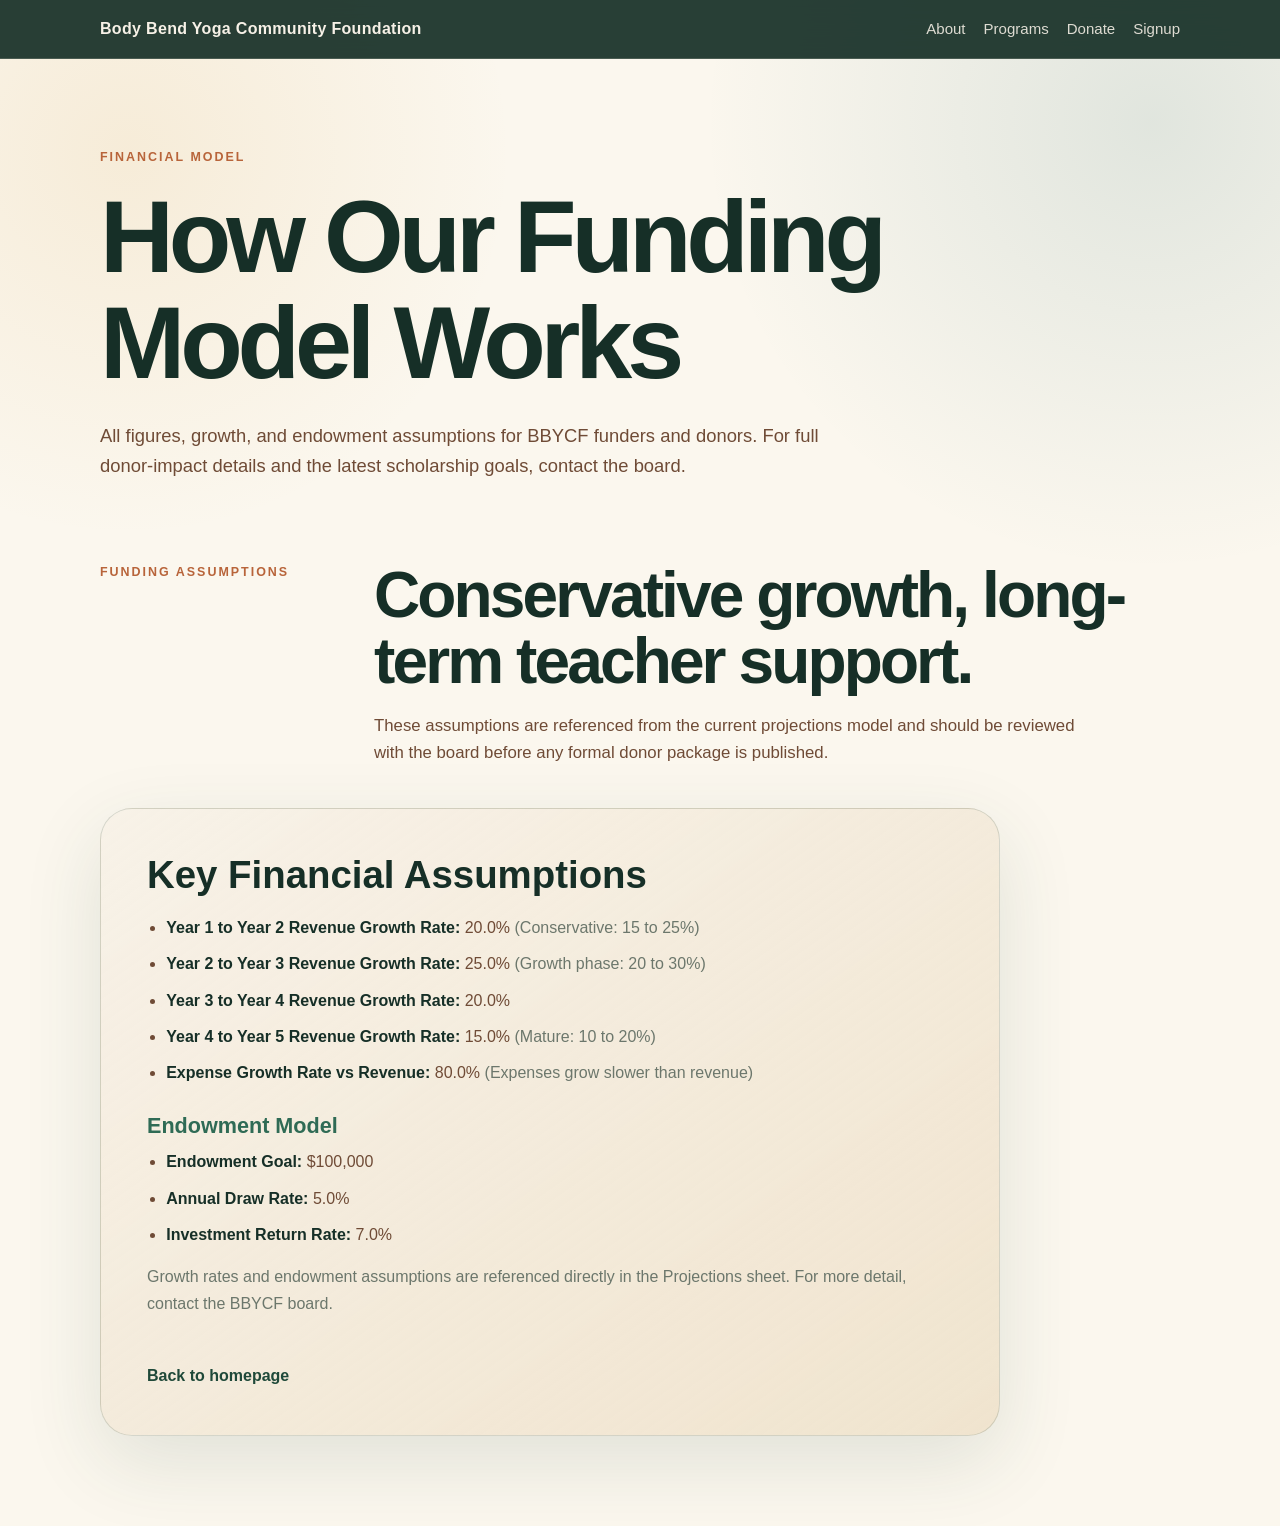
<file: funders/index.html>
<!doctype html>
<html lang="en">
<head>
  <meta charset="utf-8" />
  <meta name="viewport" content="width=device-width, initial-scale=1" />
  <title>Funders | Body Bend Yoga Community Foundation</title>
  <meta name="description" content="Funding model and endowment assumptions for Body Bend Yoga Community Foundation donors and funders." />
  <style>
    :root {
      --forest: #1F4939;
      --forest-deep: #162f27;
      --canopy: #2F6B55;
      --sage: #9CAF88;
      --clay: #B8643A;
      --ochre: #D49A39;
      --bark: #6F4B36;
      --sand: #E7D4B4;
      --cream: #F7F1E7;
      --paper: #fbf7ee;
      --ink: #1D211D;
      --muted: #6c776c;
      --line: rgba(31, 73, 57, .16);
      --shadow: 0 26px 80px rgba(31, 73, 57, .12);
    }
    * { box-sizing: border-box; }
    body {
      margin: 0;
      background:
        radial-gradient(circle at 10% 10%, rgba(212,154,57,.12), transparent 24rem),
        radial-gradient(circle at 90% 8%, rgba(47,111,115,.13), transparent 28rem),
        var(--paper);
      color: var(--ink);
      font-family: Inter, Avenir, Segoe UI, Arial, sans-serif;
      line-height: 1.65;
    }
    a { color: inherit; }
    .wrap { width: min(1080px, calc(100vw - 36px)); margin: 0 auto; }
    .nav {
      position: sticky;
      top: 0;
      z-index: 10;
      background: rgba(22, 47, 39, .92);
      color: var(--cream);
      border-bottom: 1px solid rgba(247,241,231,.16);
      backdrop-filter: blur(16px);
    }
    .nav .wrap { display: flex; justify-content: space-between; align-items: center; gap: 20px; padding: 16px 0; }
    .brand { text-decoration: none; font-weight: 800; letter-spacing: .02em; }
    .nav a:not(.brand) { text-decoration: none; opacity: .88; font-size: .94rem; }
    .nav-links { display: flex; gap: 18px; flex-wrap: wrap; justify-content: flex-end; }
    .hero { padding: 88px 0 42px; }
    .eyebrow {
      color: var(--clay);
      font-weight: 800;
      text-transform: uppercase;
      letter-spacing: .16em;
      font-size: .78rem;
      margin-bottom: 16px;
    }
    h1, h2, h3, h4 { line-height: 1.04; color: var(--forest-deep); margin: 0; }
    h1 { font-size: clamp(3rem, 8vw, 6.5rem); max-width: 880px; letter-spacing: -.05em; }
    .intro { max-width: 740px; color: var(--bark); font-size: 1.15rem; margin: 24px 0 0; }
    .ops-panel { padding: 38px 0 90px; }
    .section-head { display: grid; grid-template-columns: 240px 1fr; gap: 34px; align-items: start; margin-bottom: 24px; }
    .section-head h2 { font-size: clamp(2.2rem, 5vw, 4.6rem); letter-spacing: -.045em; }
    .section-head p { color: var(--bark); max-width: 720px; font-size: 1.05rem; }
    .ops-card {
      background: linear-gradient(145deg, rgba(247,241,231,.94), rgba(231,212,180,.54));
      border: 1px solid var(--line);
      box-shadow: var(--shadow);
      border-radius: 32px;
      padding: clamp(24px, 4vw, 46px);
      max-width: 900px;
    }
    .ops-card h3 { font-size: clamp(1.7rem, 3vw, 2.6rem); margin-bottom: 20px; }
    .ops-card h4 { font-size: 1.35rem; margin: 28px 0 12px; color: var(--canopy); }
    ul { margin: 0; padding-left: 1.2rem; }
    li { margin: 10px 0; color: var(--bark); }
    strong { color: var(--forest-deep); }
    .muted { color: var(--muted); }
    .back { display: inline-flex; margin-top: 30px; font-weight: 800; color: var(--forest); text-decoration: none; }
    @media (max-width: 760px) {
      .nav .wrap { align-items: flex-start; flex-direction: column; }
      .section-head { grid-template-columns: 1fr; gap: 12px; }
      .hero { padding-top: 54px; }
    }
  </style>
</head>
<body>
  <nav class="nav" aria-label="Primary navigation">
    <div class="wrap">
      <a class="brand" href="/">Body Bend Yoga Community Foundation</a>
      <div class="nav-links">
        <a href="/#about">About</a>
        <a href="/#programs">Programs</a>
        <a href="/#donate">Donate</a>
        <a href="/#signup">Signup</a>
      </div>
    </div>
  </nav>

  <header class="hero">
    <div class="wrap">
      <div class="eyebrow">Financial Model</div>
      <h1>How Our Funding Model Works</h1>
      <p class="intro">All figures, growth, and endowment assumptions for BBYCF funders and donors. For full donor-impact details and the latest scholarship goals, contact the board.</p>
    </div>
  </header>

  <main class="ops-panel" id="funders" aria-label="Funding and intake infrastructure">
    <div class="wrap">
      <div class="section-head">
        <div class="eyebrow">Funding Assumptions</div>
        <div>
          <h2>Conservative growth, long-term teacher support.</h2>
          <p>These assumptions are referenced from the current projections model and should be reviewed with the board before any formal donor package is published.</p>
        </div>
      </div>
      <article class="ops-card">
        <h3>Key Financial Assumptions</h3>
        <ul>
          <li><strong>Year 1 to Year 2 Revenue Growth Rate:</strong> 20.0% <span class="muted">(Conservative: 15 to 25%)</span></li>
          <li><strong>Year 2 to Year 3 Revenue Growth Rate:</strong> 25.0% <span class="muted">(Growth phase: 20 to 30%)</span></li>
          <li><strong>Year 3 to Year 4 Revenue Growth Rate:</strong> 20.0%</li>
          <li><strong>Year 4 to Year 5 Revenue Growth Rate:</strong> 15.0% <span class="muted">(Mature: 10 to 20%)</span></li>
          <li><strong>Expense Growth Rate vs Revenue:</strong> 80.0% <span class="muted">(Expenses grow slower than revenue)</span></li>
        </ul>
        <h4>Endowment Model</h4>
        <ul>
          <li><strong>Endowment Goal:</strong> $100,000</li>
          <li><strong>Annual Draw Rate:</strong> 5.0%</li>
          <li><strong>Investment Return Rate:</strong> 7.0%</li>
        </ul>
        <p class="muted">Growth rates and endowment assumptions are referenced directly in the Projections sheet. For more detail, contact the BBYCF board.</p>
        <a class="back" href="/">Back to homepage</a>
      </article>
    </div>
  </main>
</body>
</html>
</file>
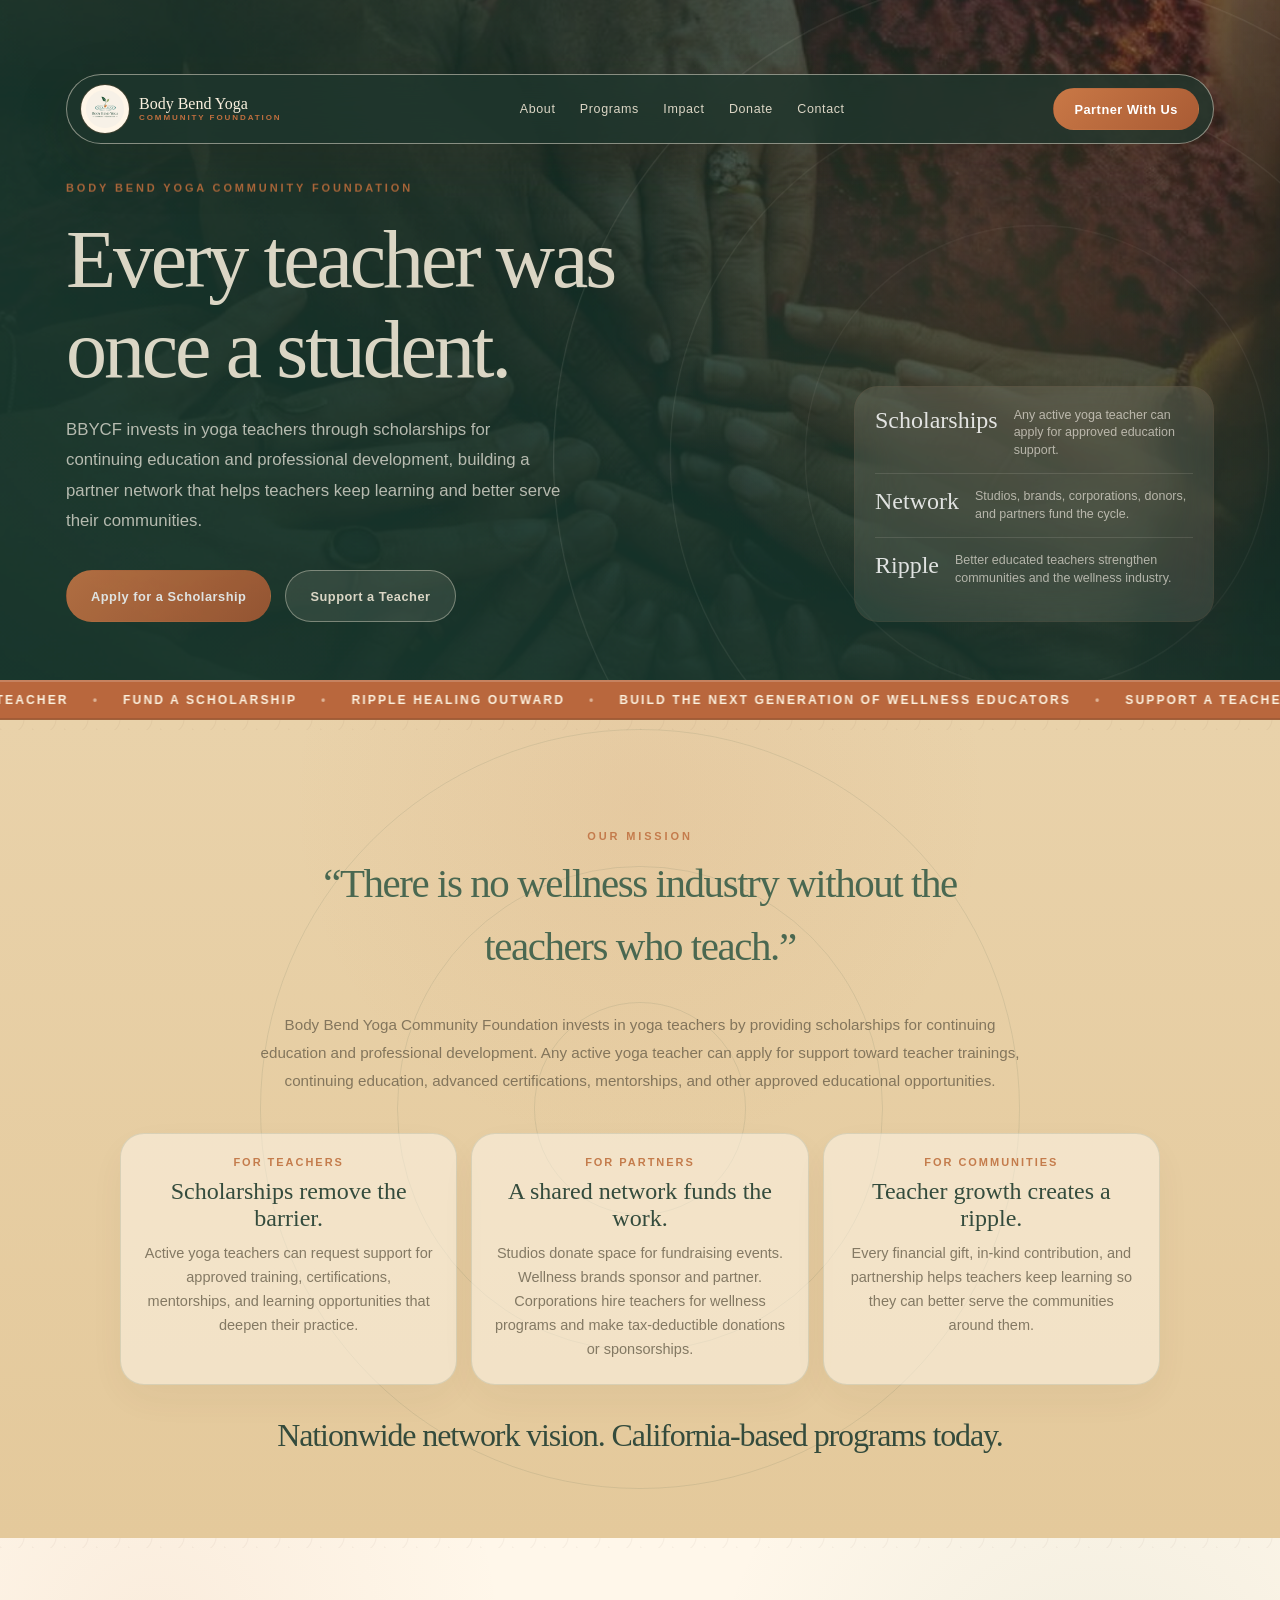
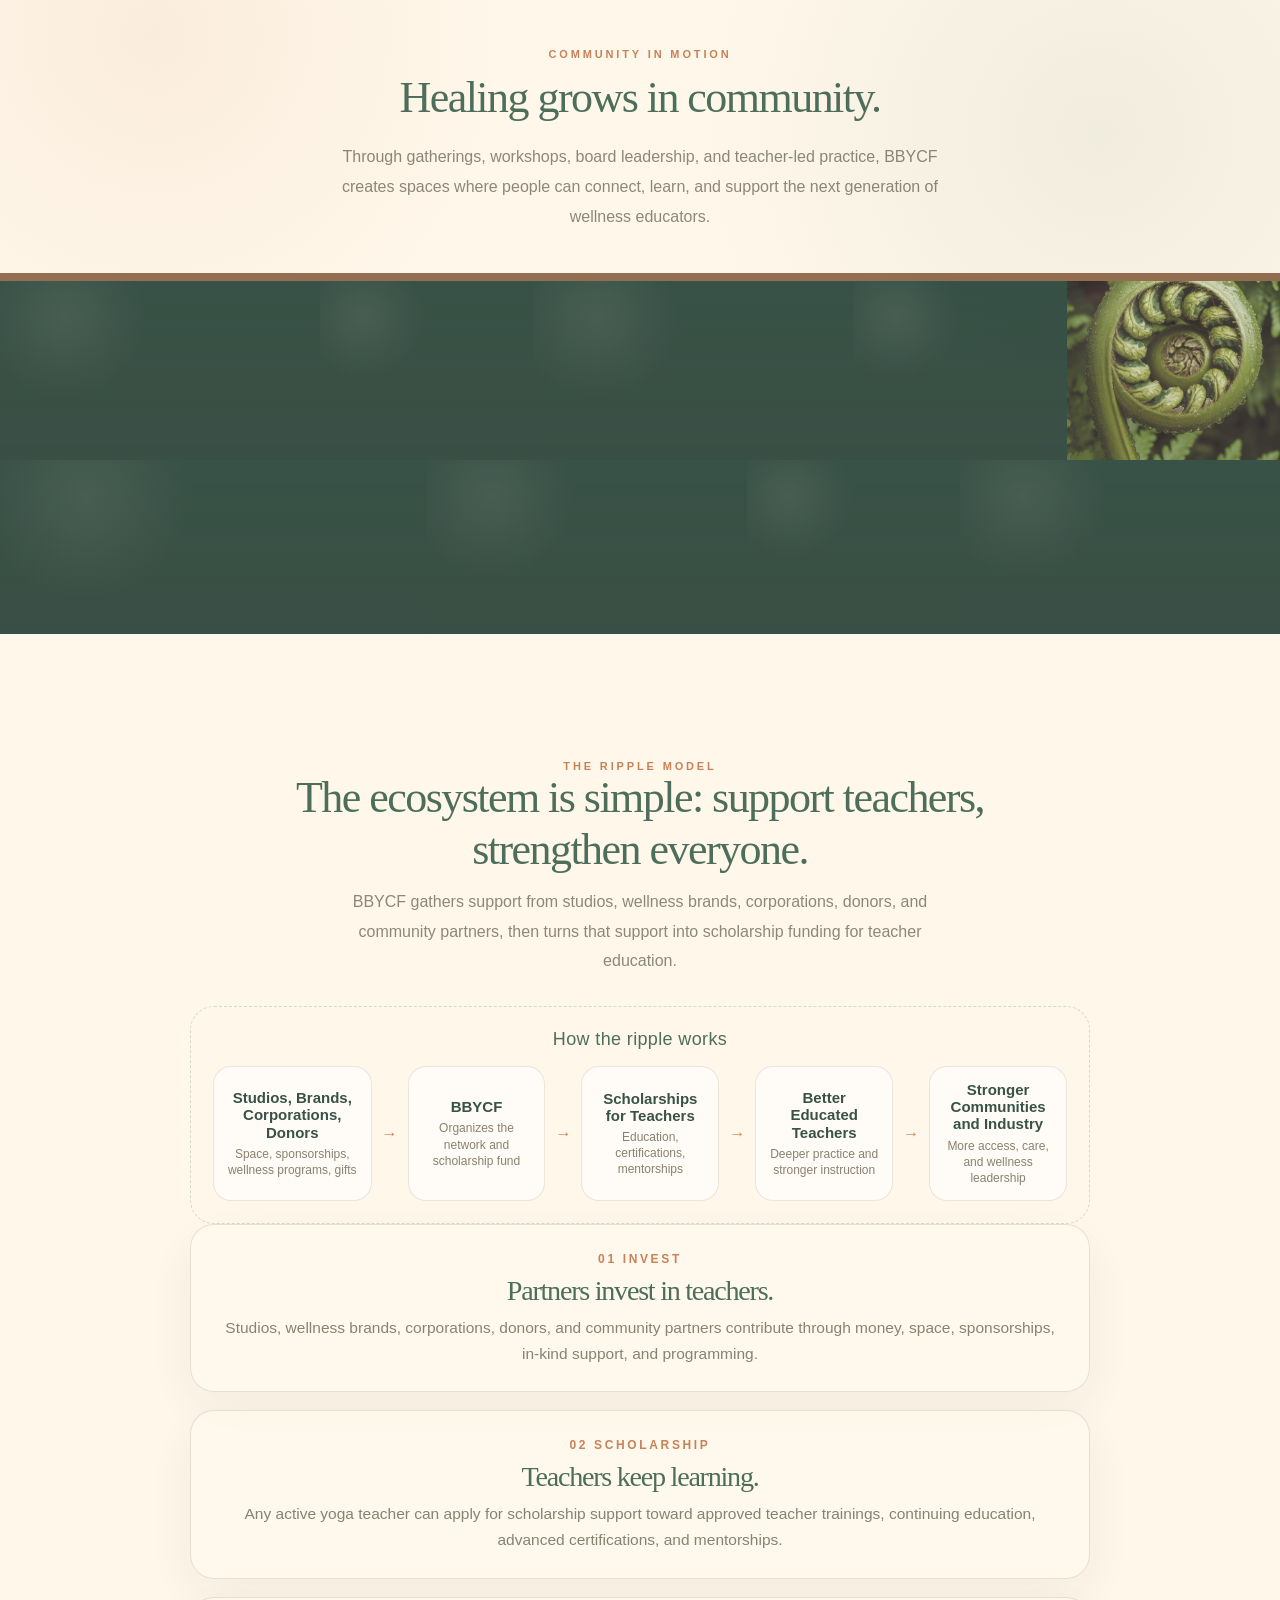
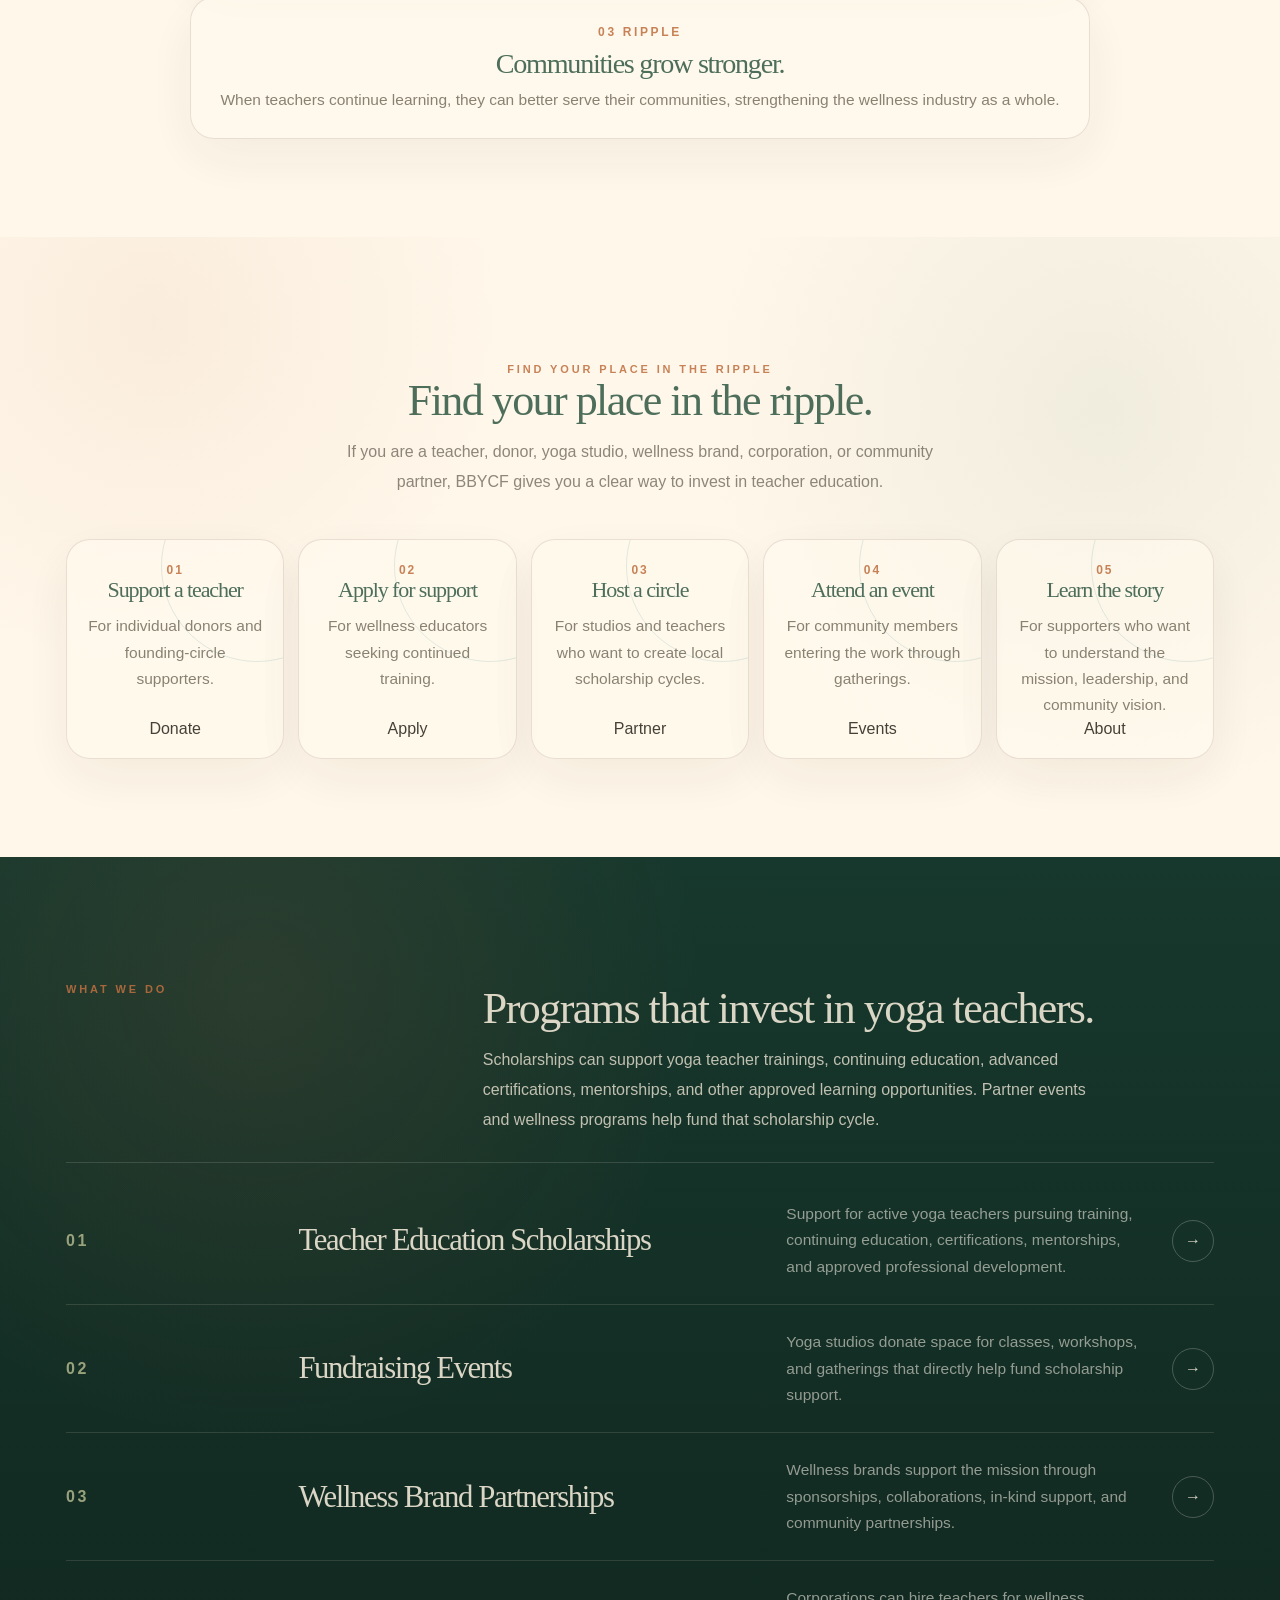
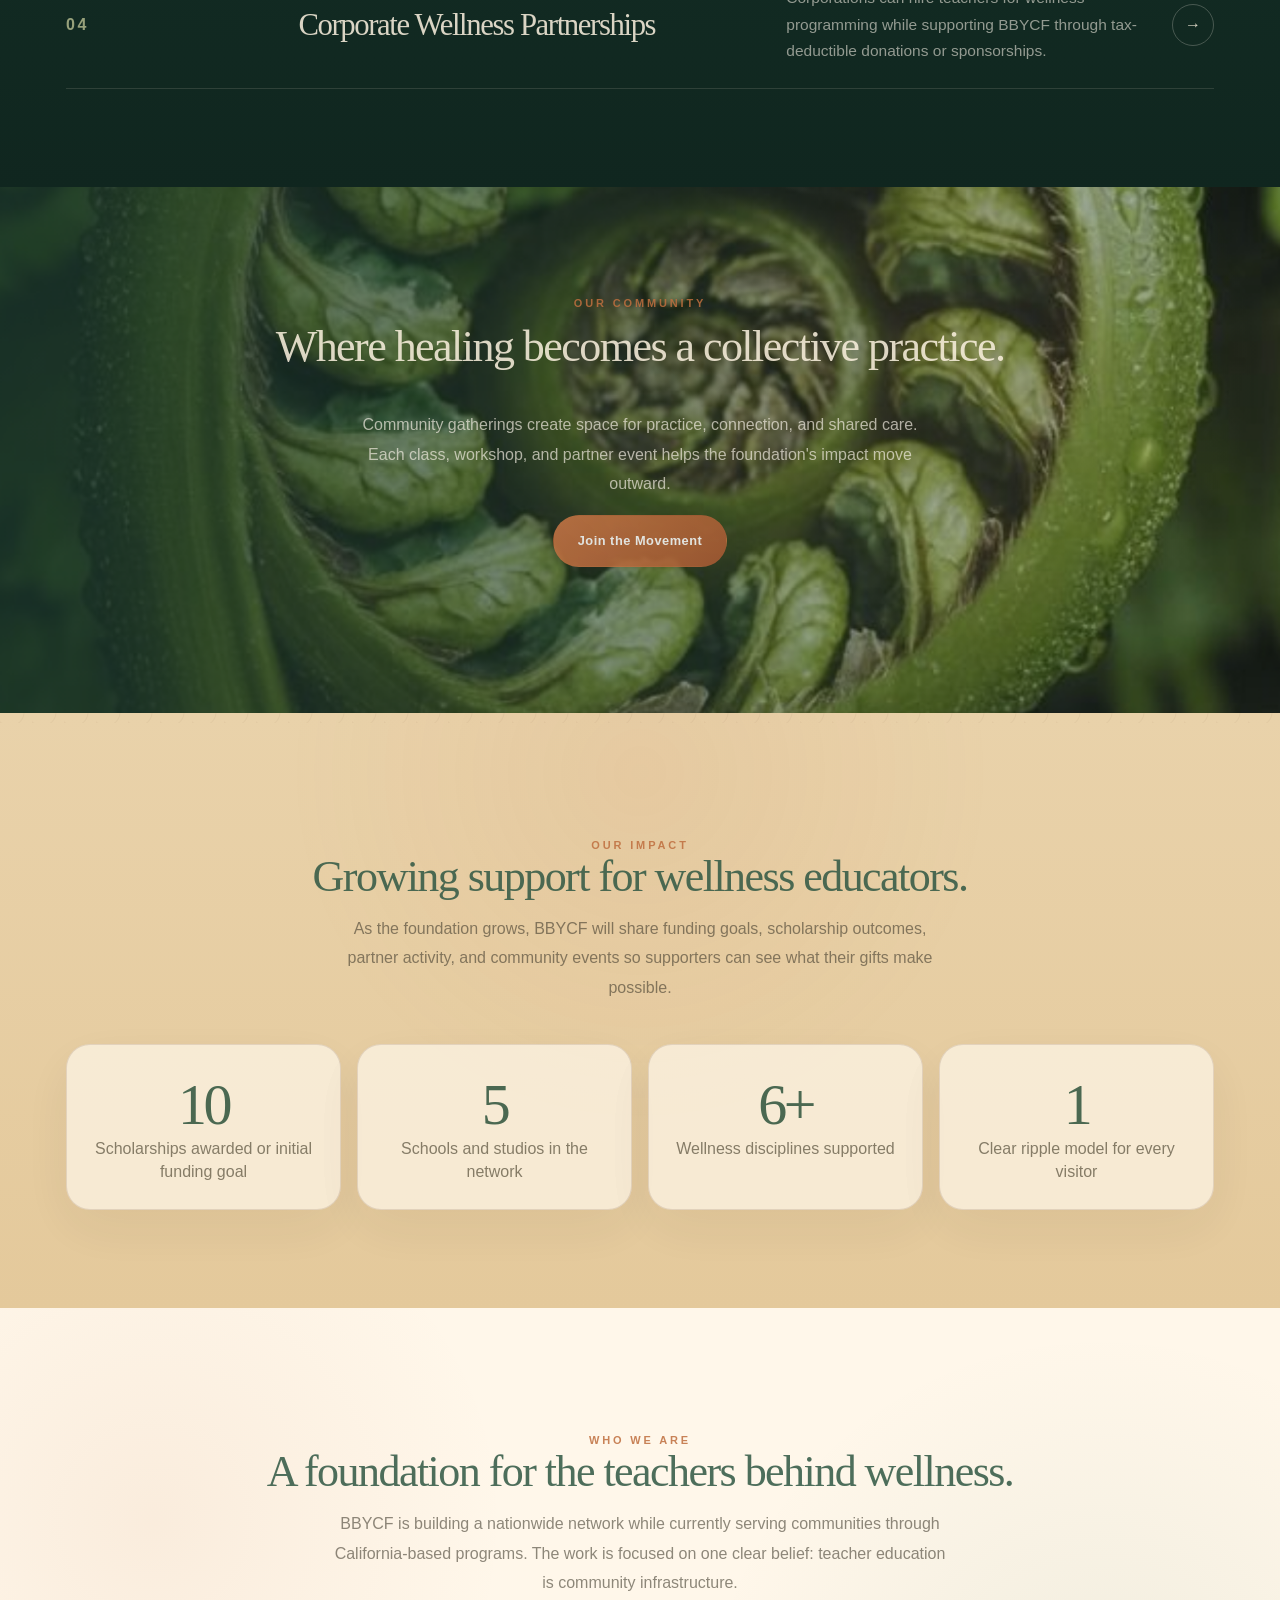
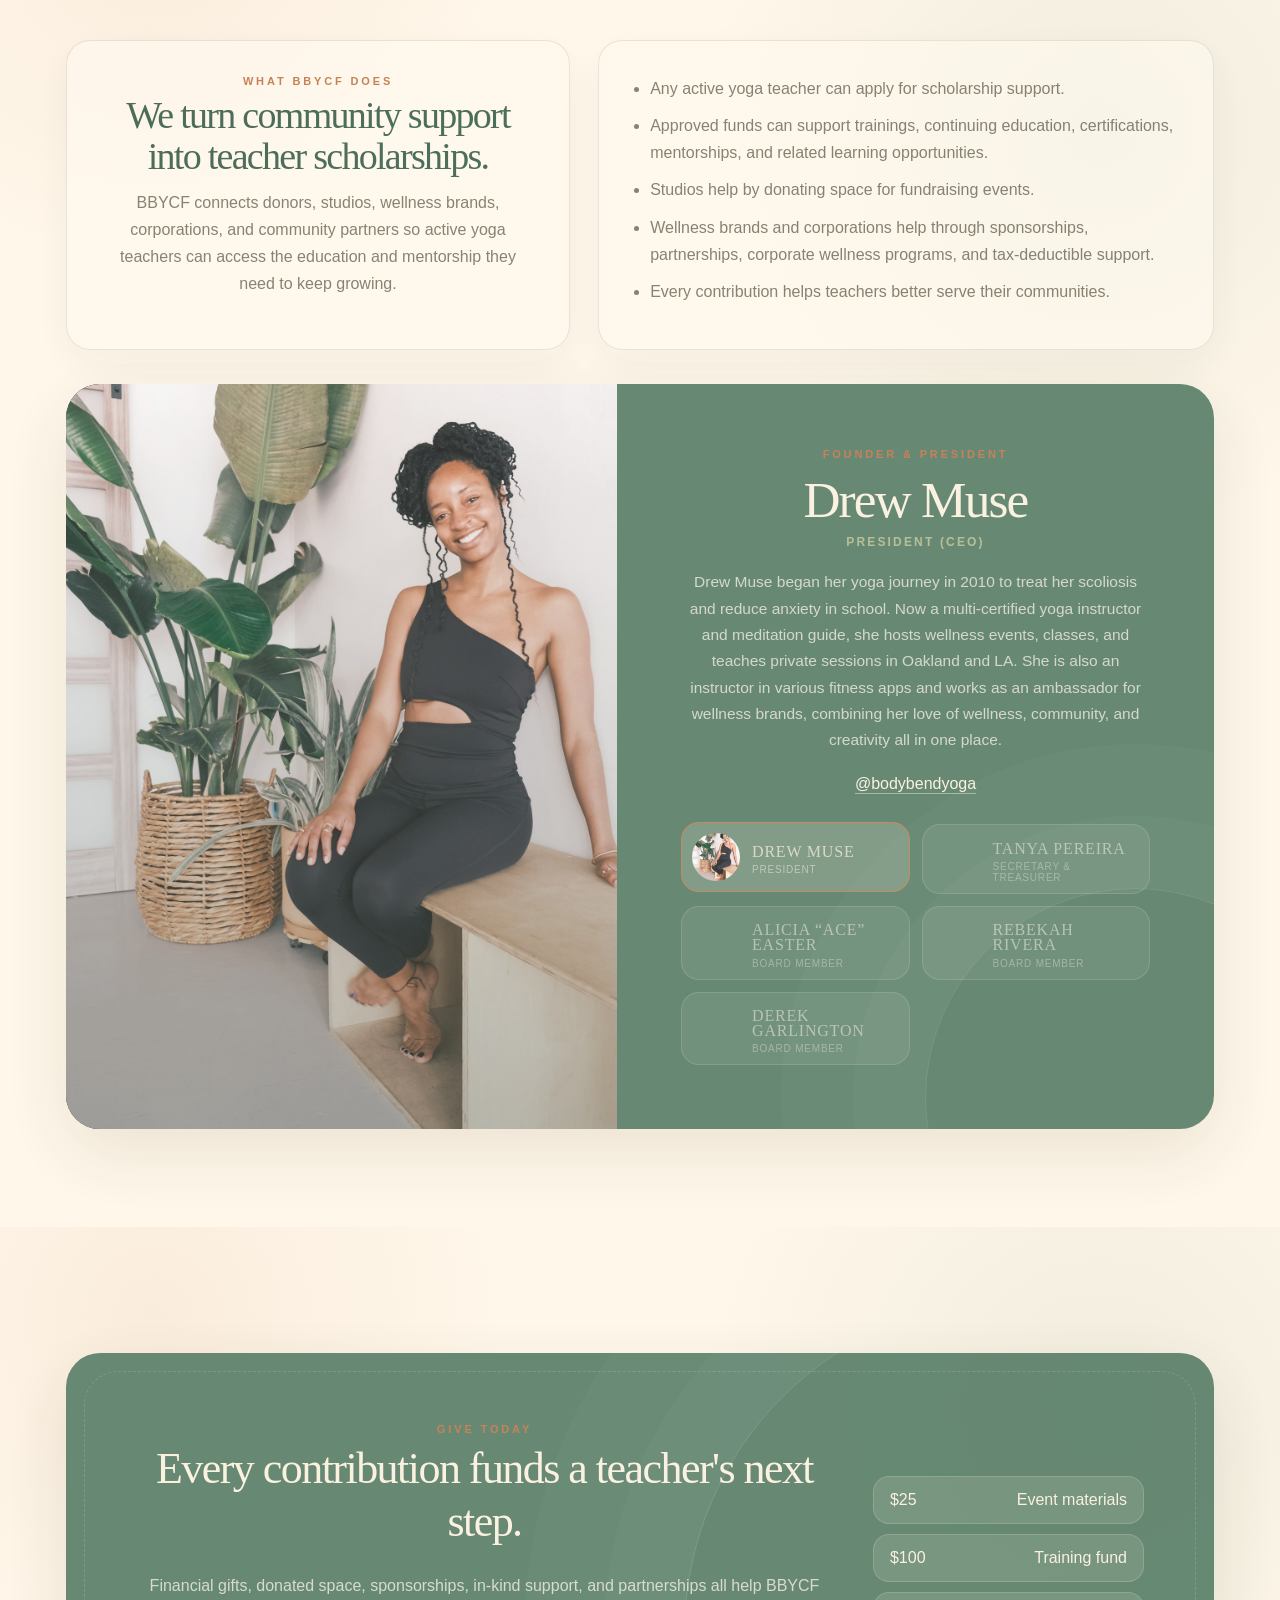
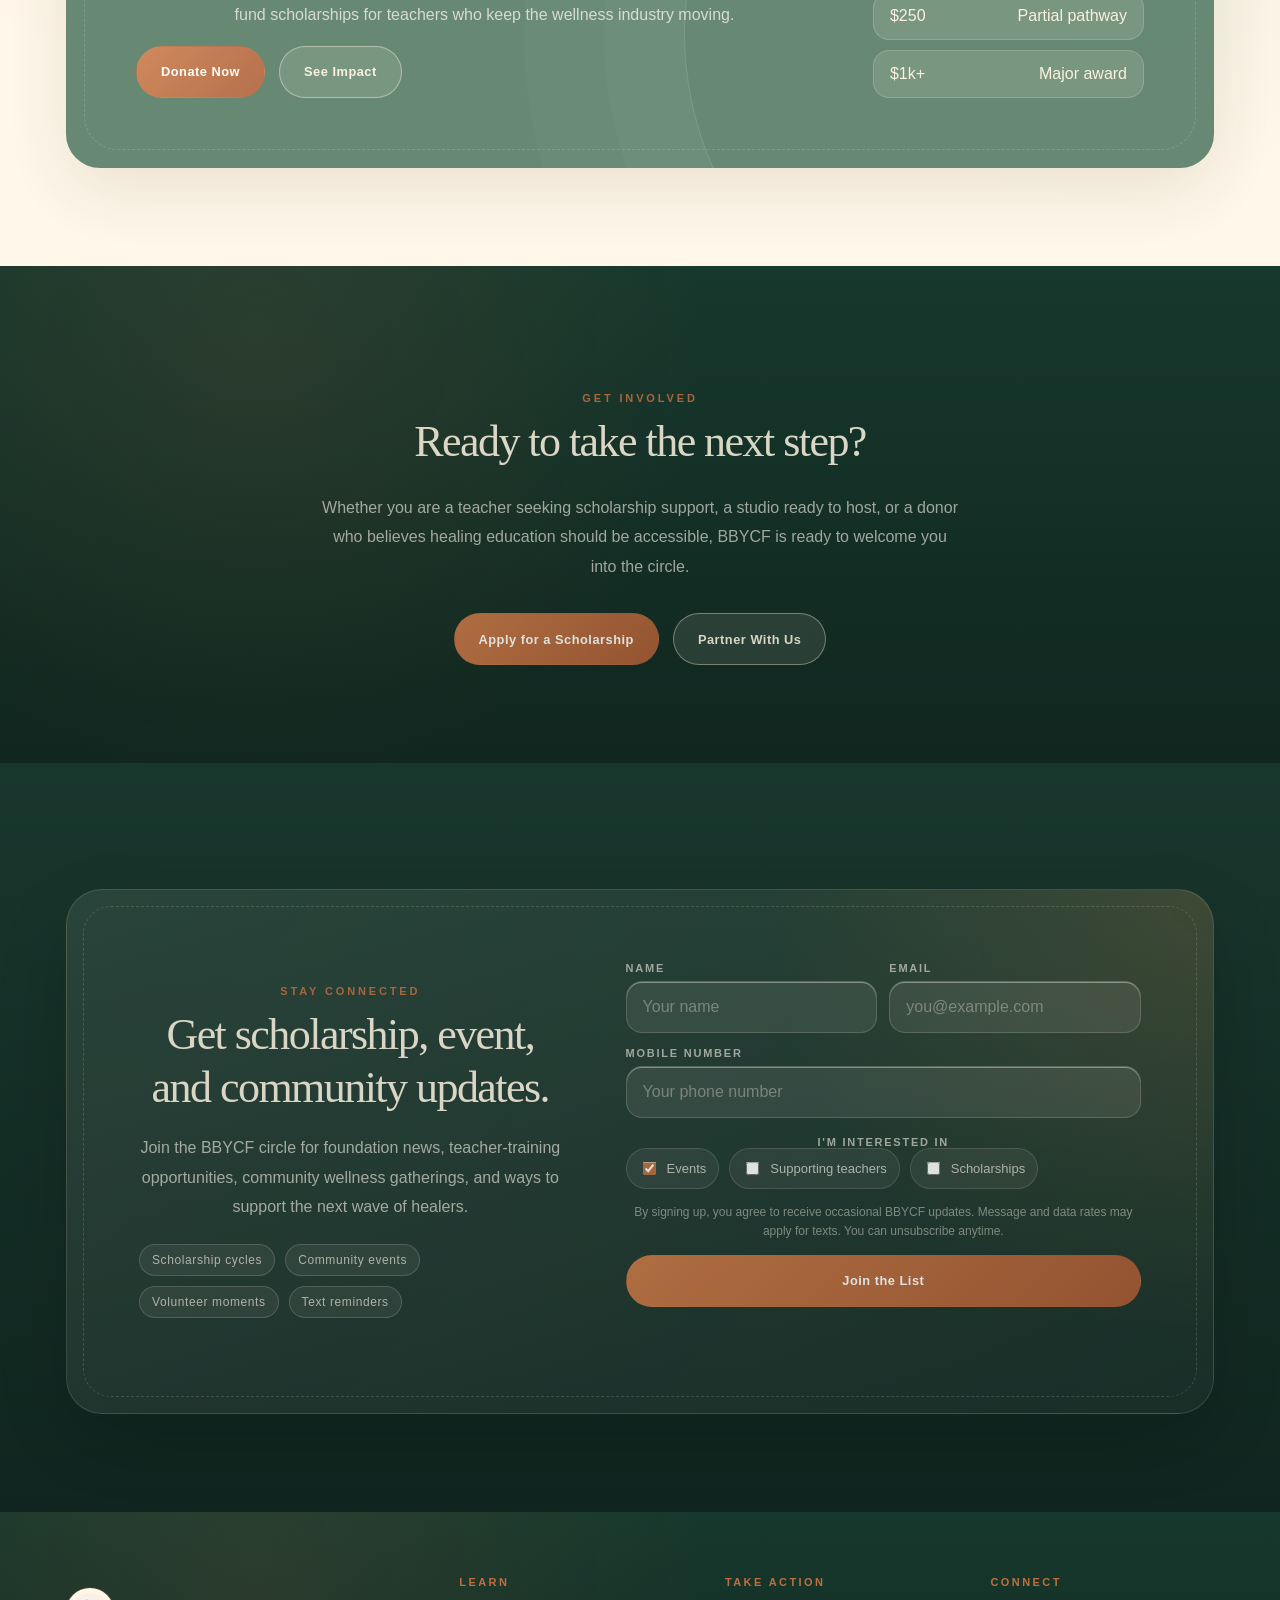
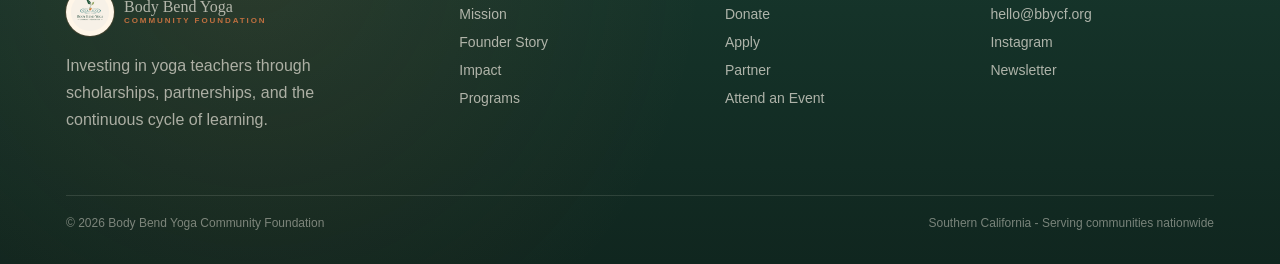
<file: about.html>
<!doctype html>
<html lang="en">
<head>
  <meta charset="utf-8" />
  <meta name="viewport" content="width=device-width, initial-scale=1" />
  <title>About | Body Bend Yoga Community Foundation</title>
  <meta http-equiv="refresh" content="0; url=/#about" />
  <link rel="canonical" href="/#about" />
  <style>
    body { font-family: system-ui, -apple-system, Segoe UI, sans-serif; background: #fbf7ee; color: #1D211D; min-height: 100vh; display: grid; place-items: center; padding: 24px; }
    a { color: #1F4939; font-weight: 700; }
  </style>
</head>
<body>
  <main>
    <p>Redirecting to the new BBYCF about section.</p>
    <p><a href="/#about">Continue to About</a></p>
  </main>
</body>
</html>
</file>
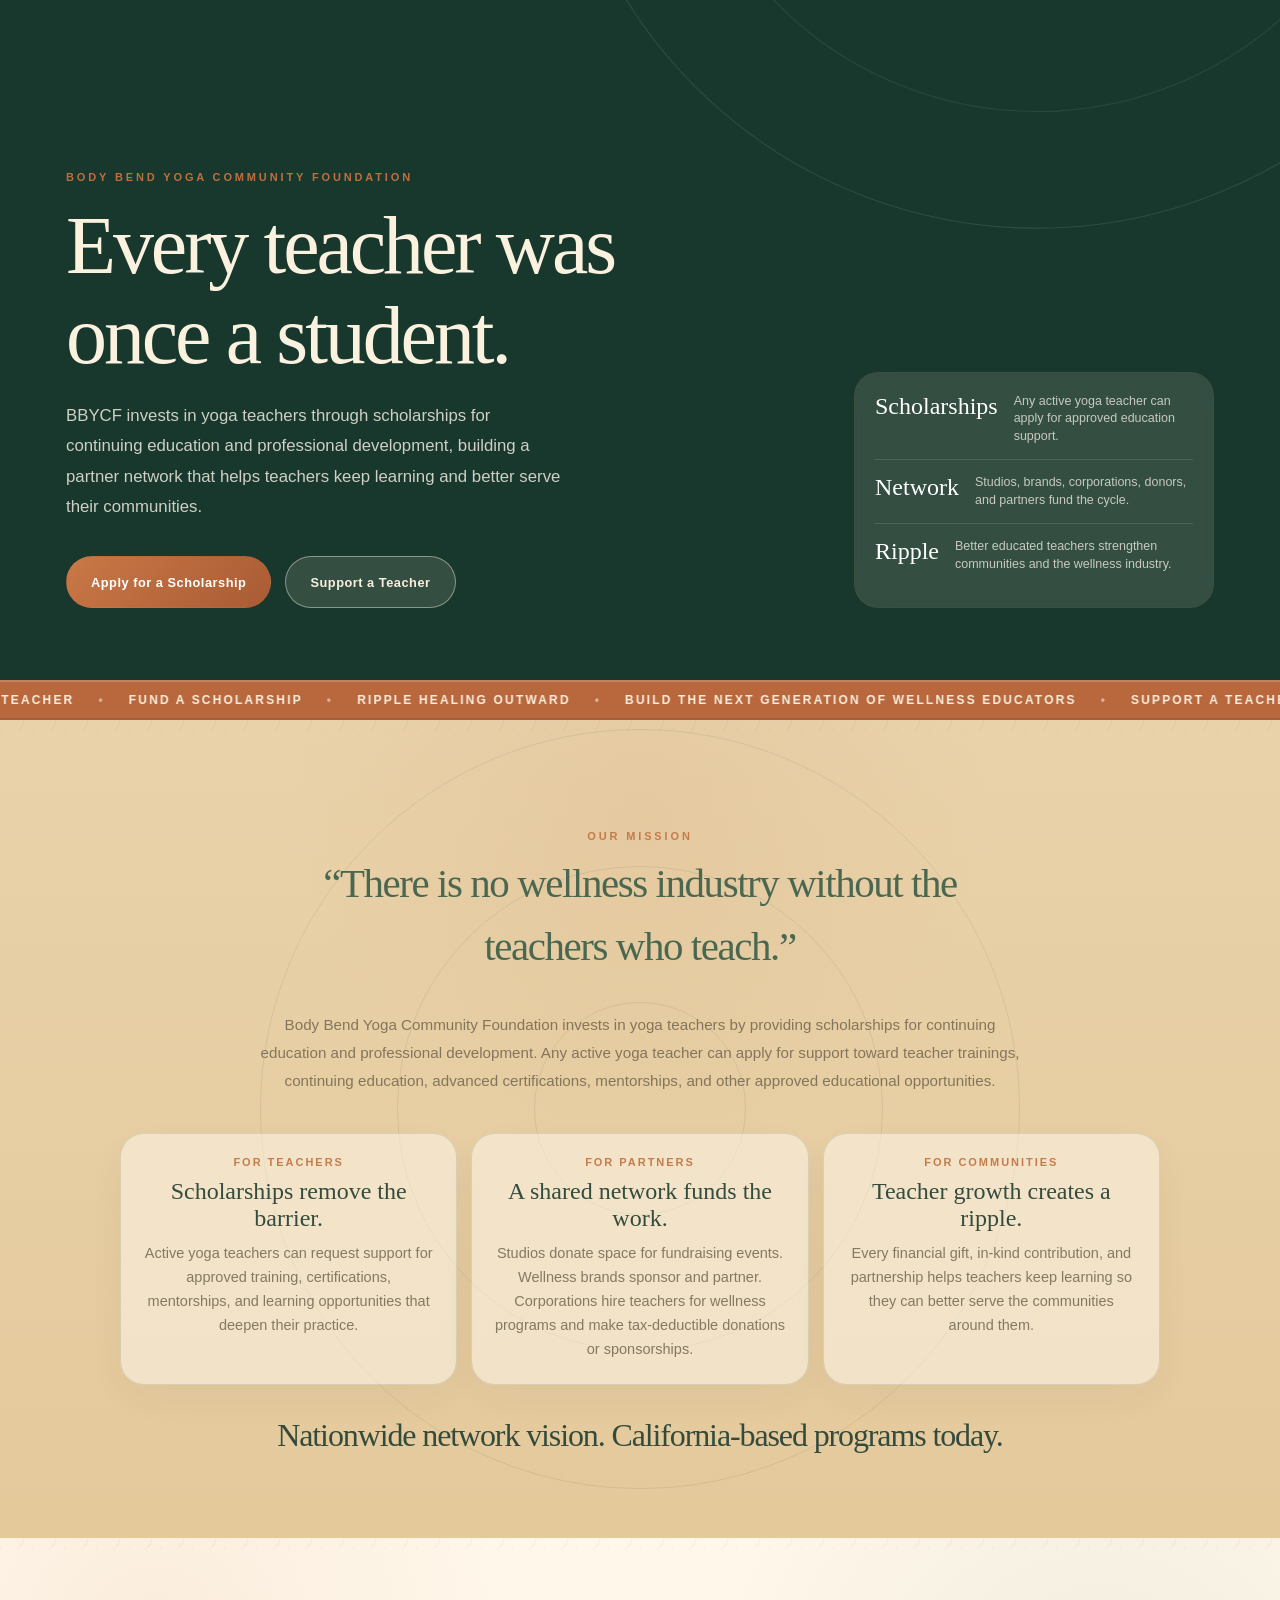
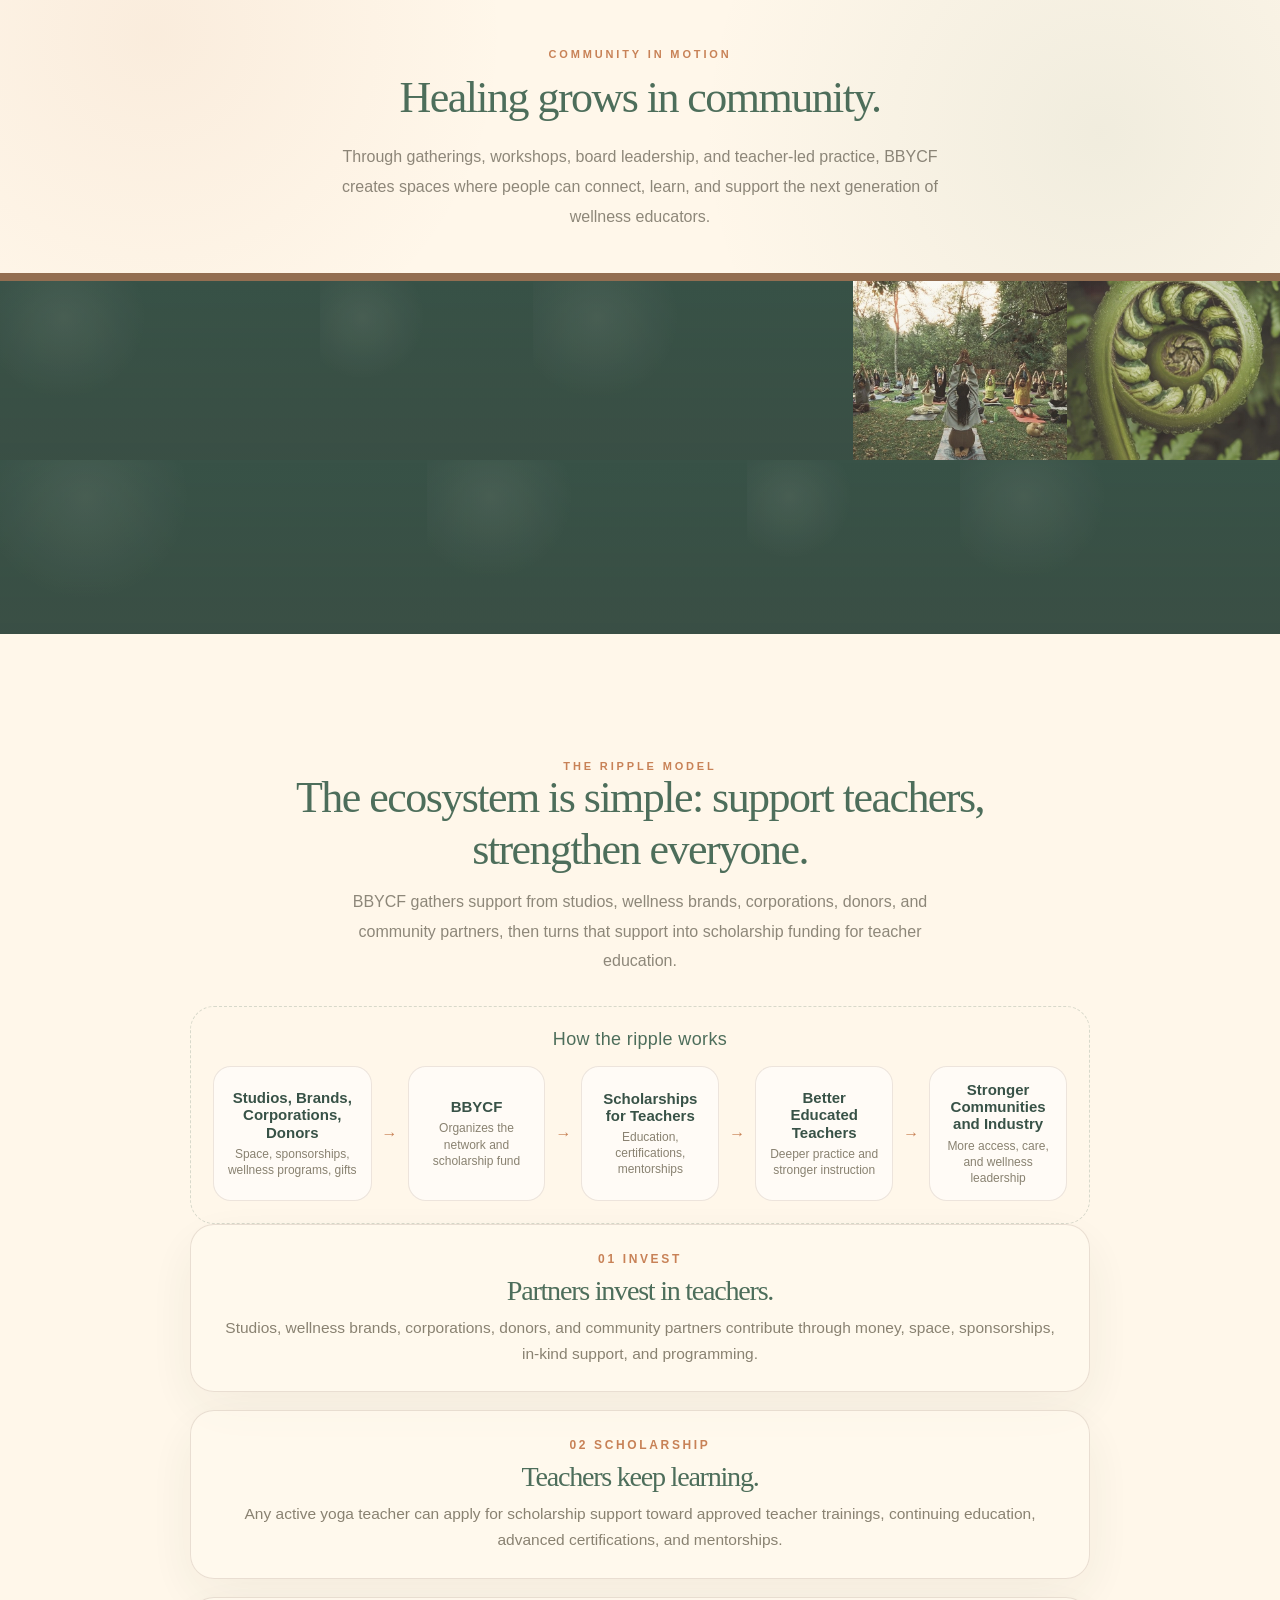
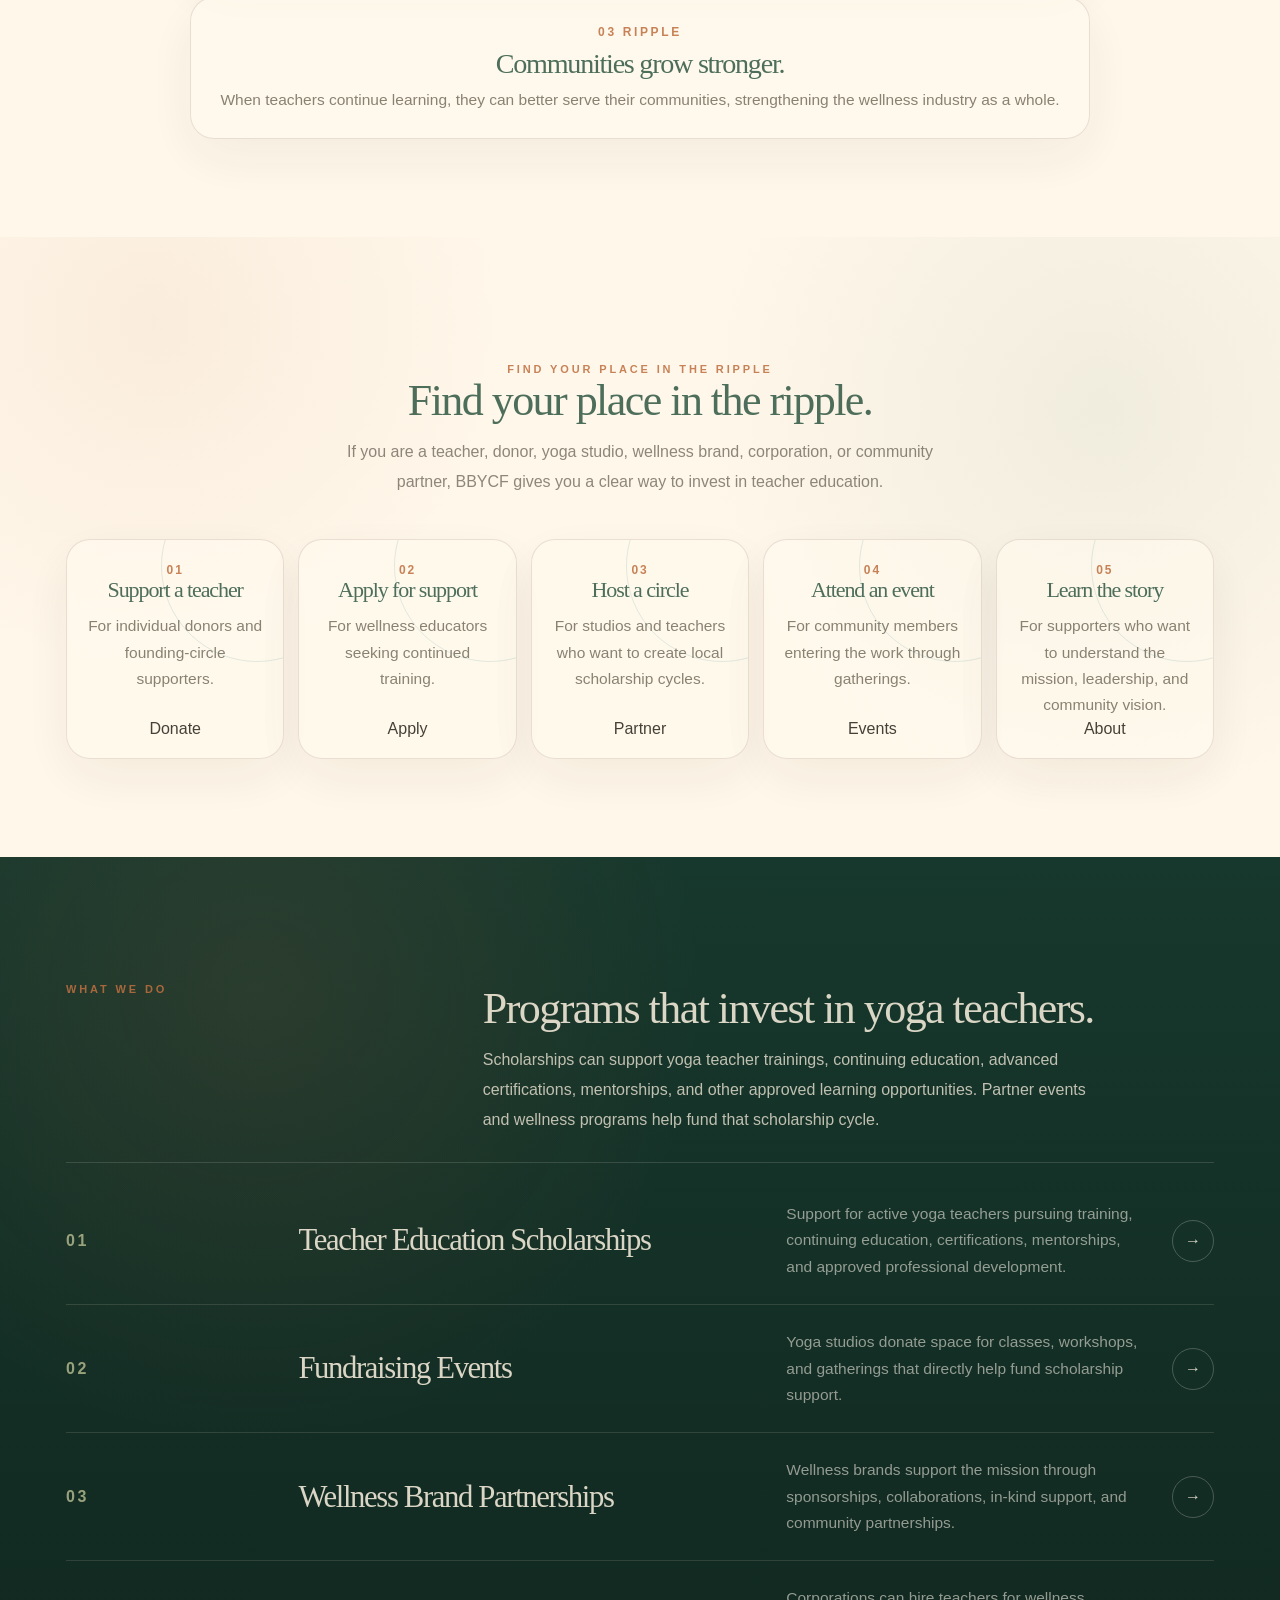
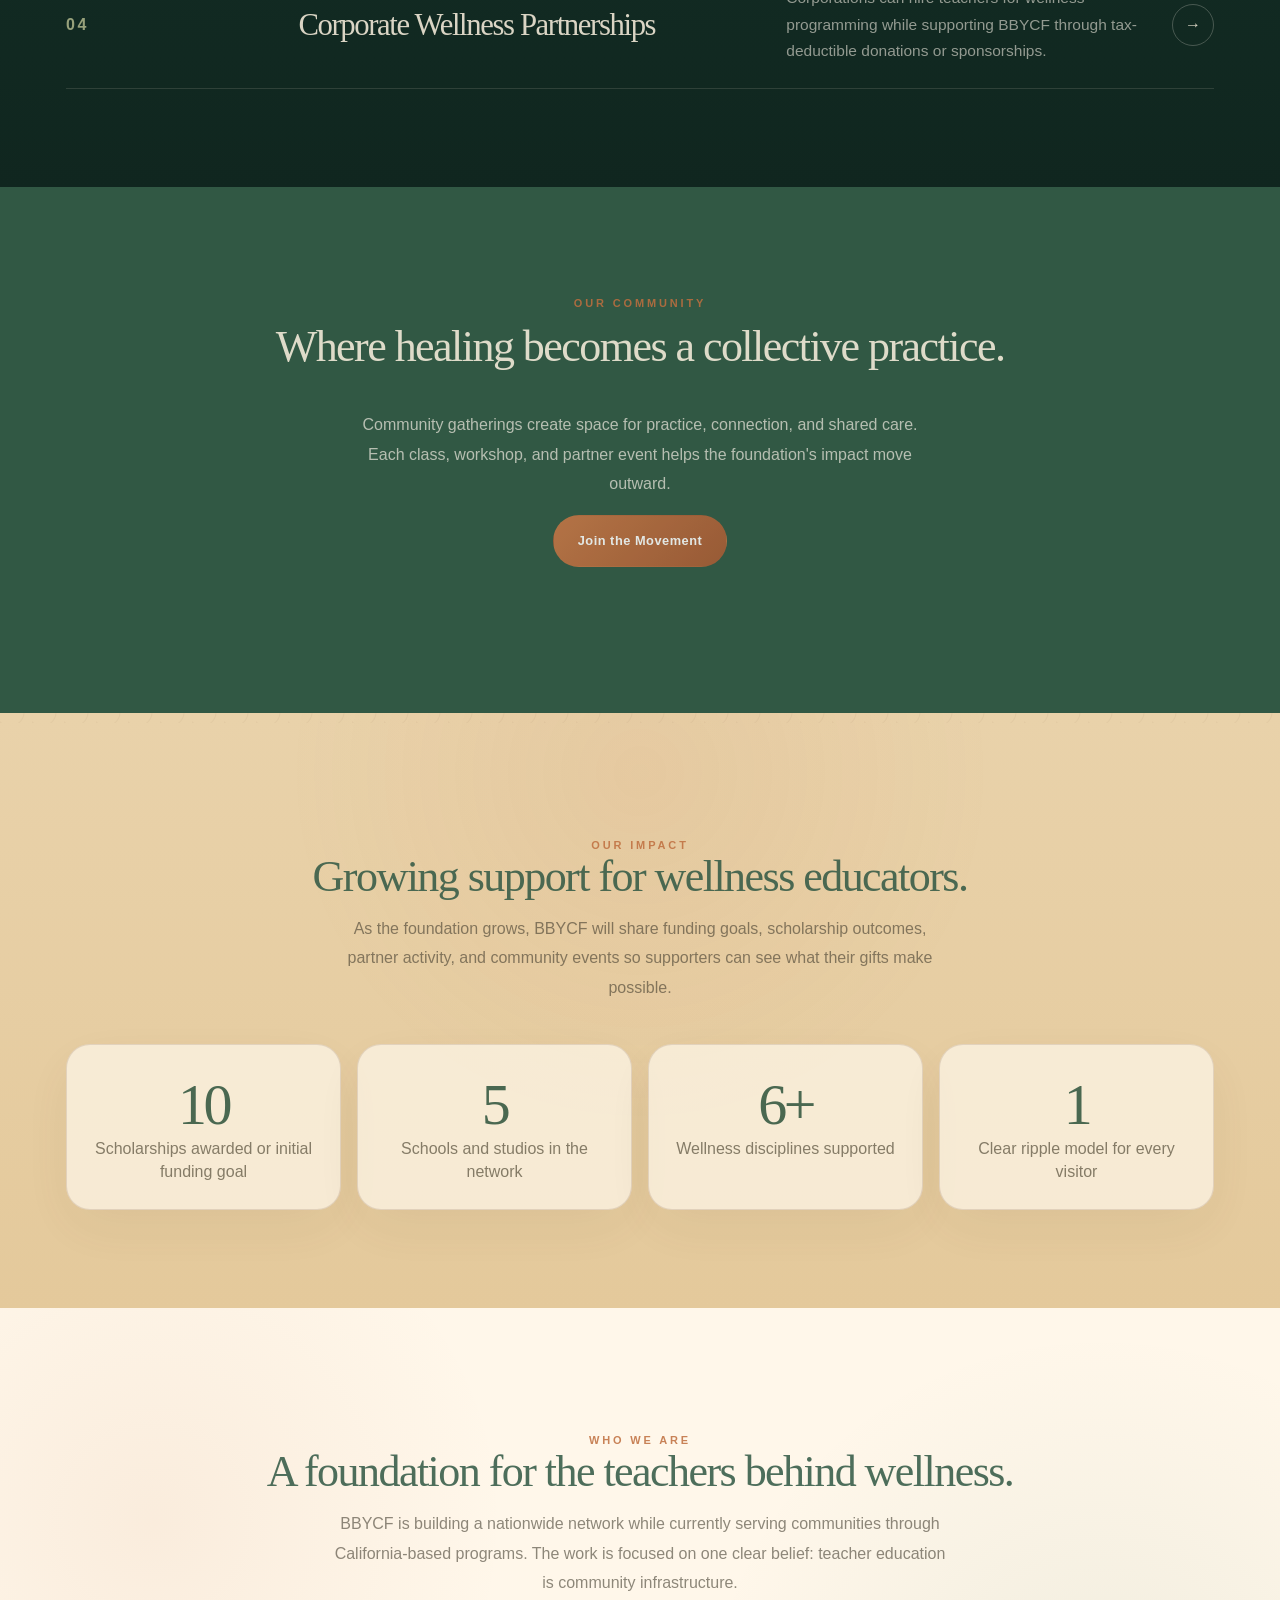
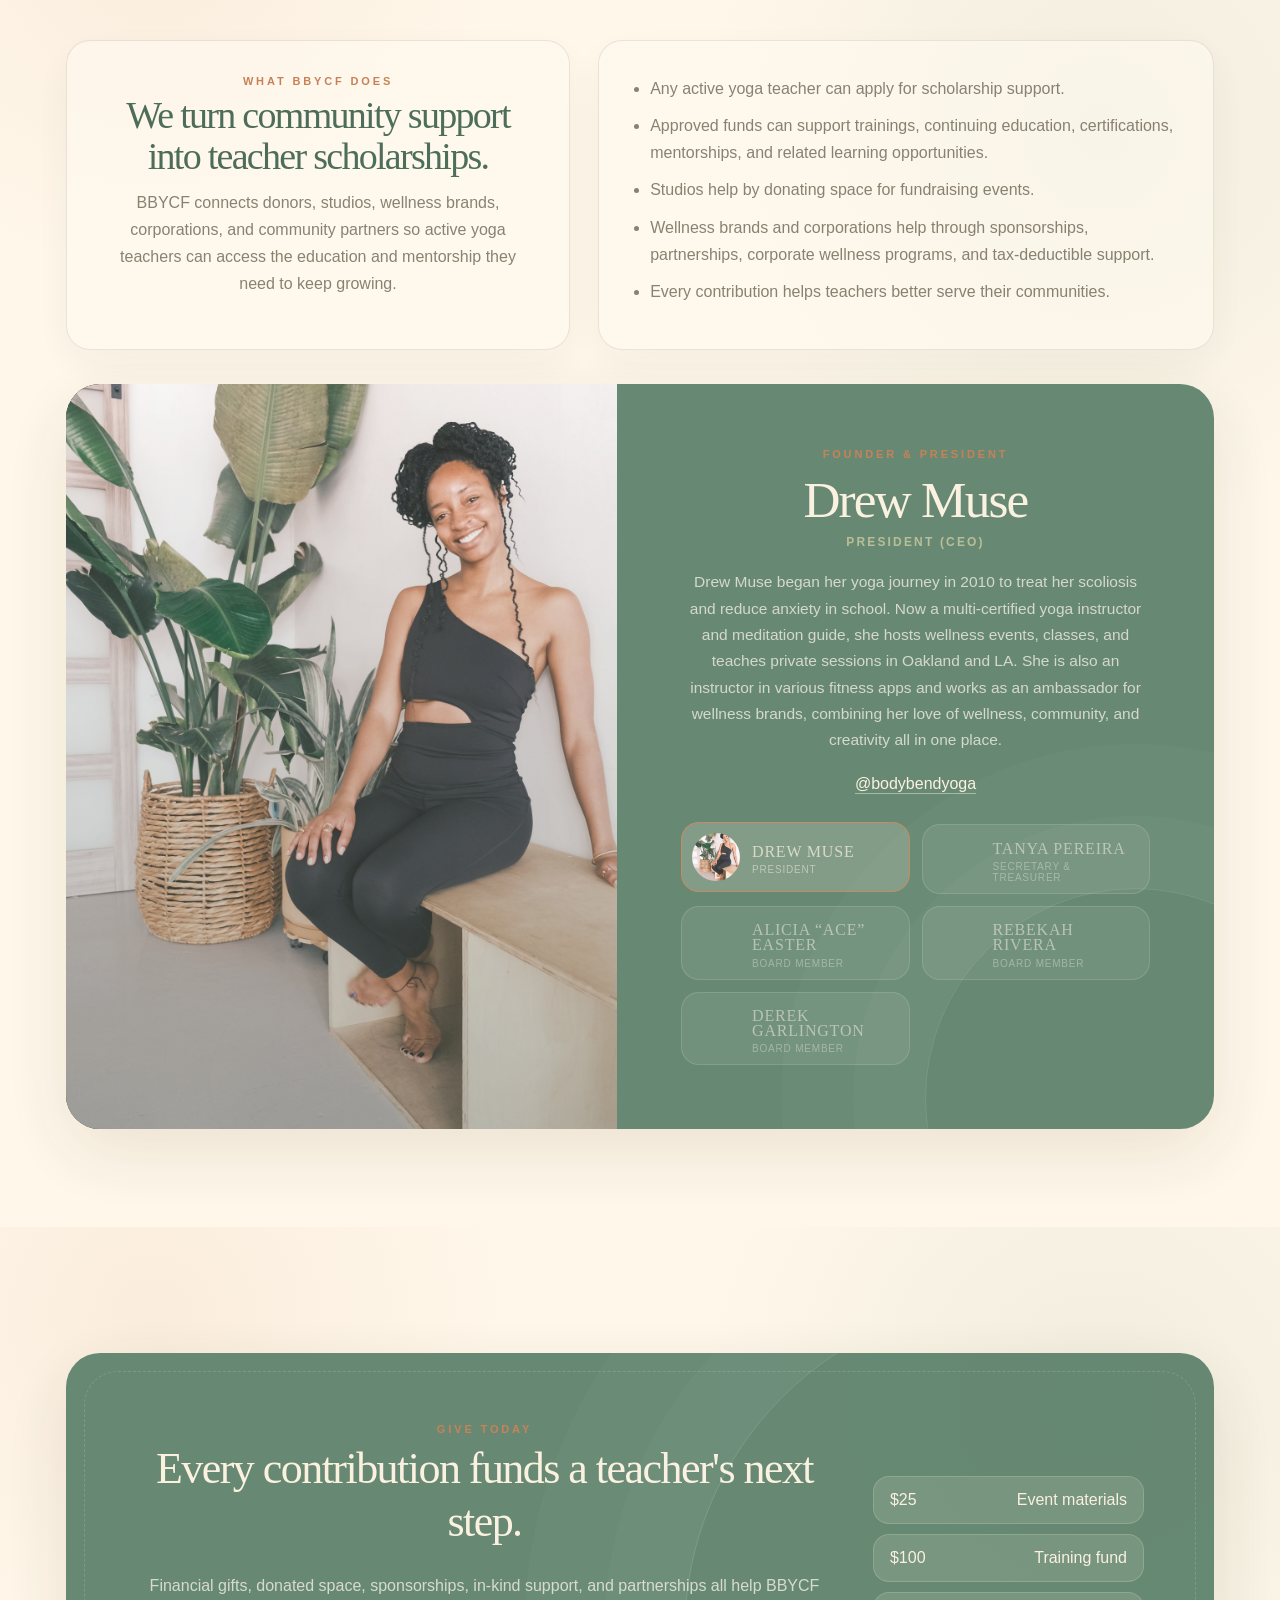
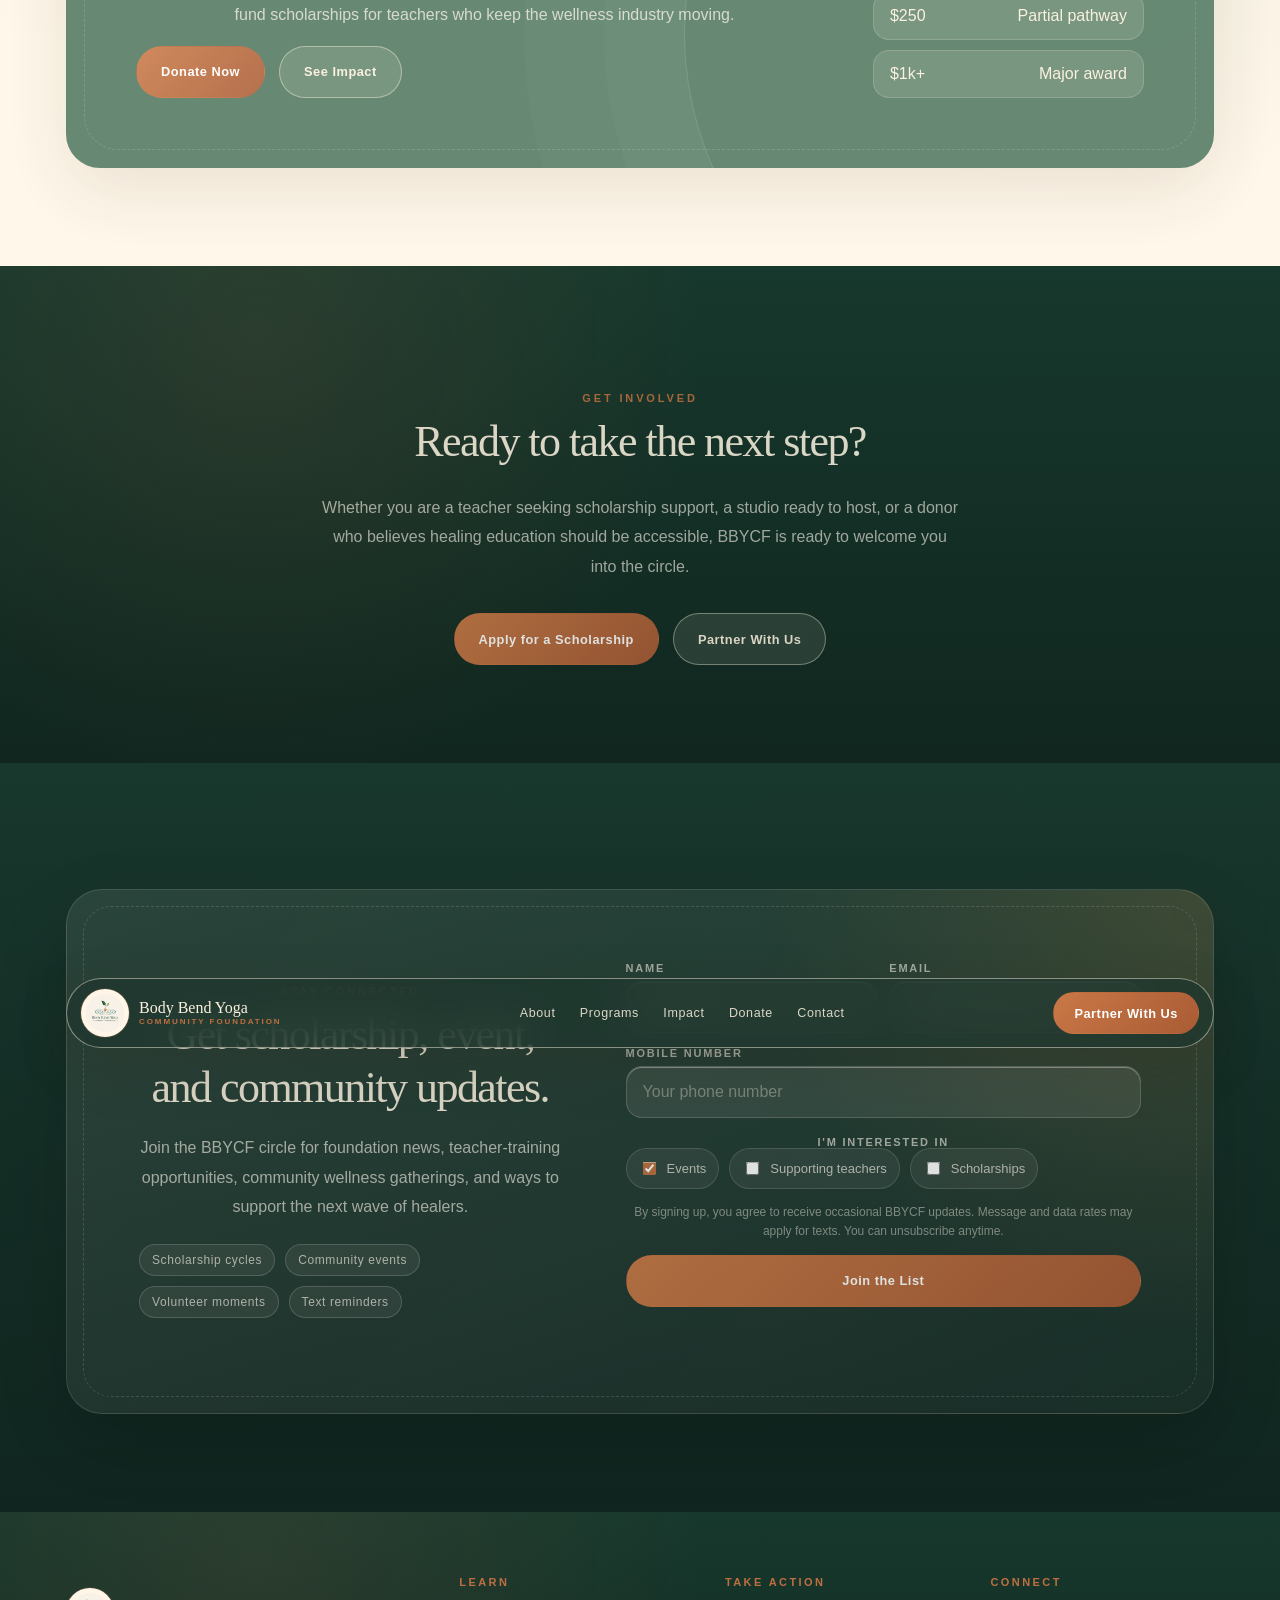
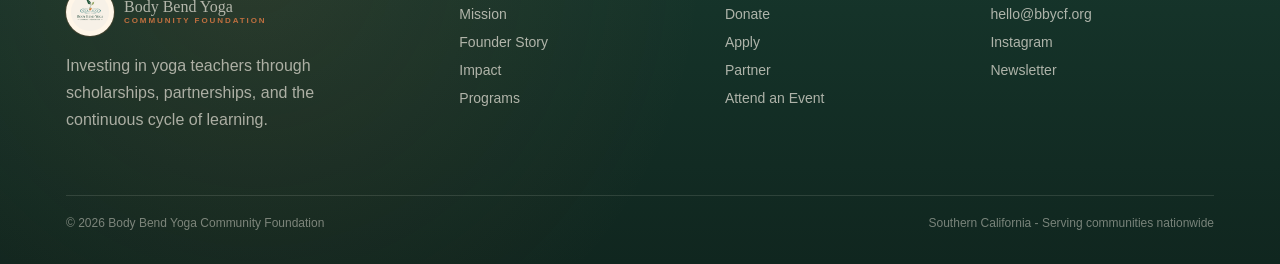
<file: contact.html>
<!doctype html>
<html lang="en">
<head>
  <meta charset="utf-8" />
  <meta name="viewport" content="width=device-width, initial-scale=1" />
  <title>Contact | Body Bend Yoga Community Foundation</title>
  <meta http-equiv="refresh" content="0; url=/#contact" />
  <link rel="canonical" href="/#contact" />
  <style>
    body { font-family: system-ui, -apple-system, Segoe UI, sans-serif; background: #fbf7ee; color: #1D211D; min-height: 100vh; display: grid; place-items: center; padding: 24px; }
    a { color: #1F4939; font-weight: 700; }
  </style>
</head>
<body>
  <main>
    <p>Redirecting to the new BBYCF contact section.</p>
    <p><a href="/#contact">Continue to Contact</a></p>
  </main>
</body>
</html>
</file>
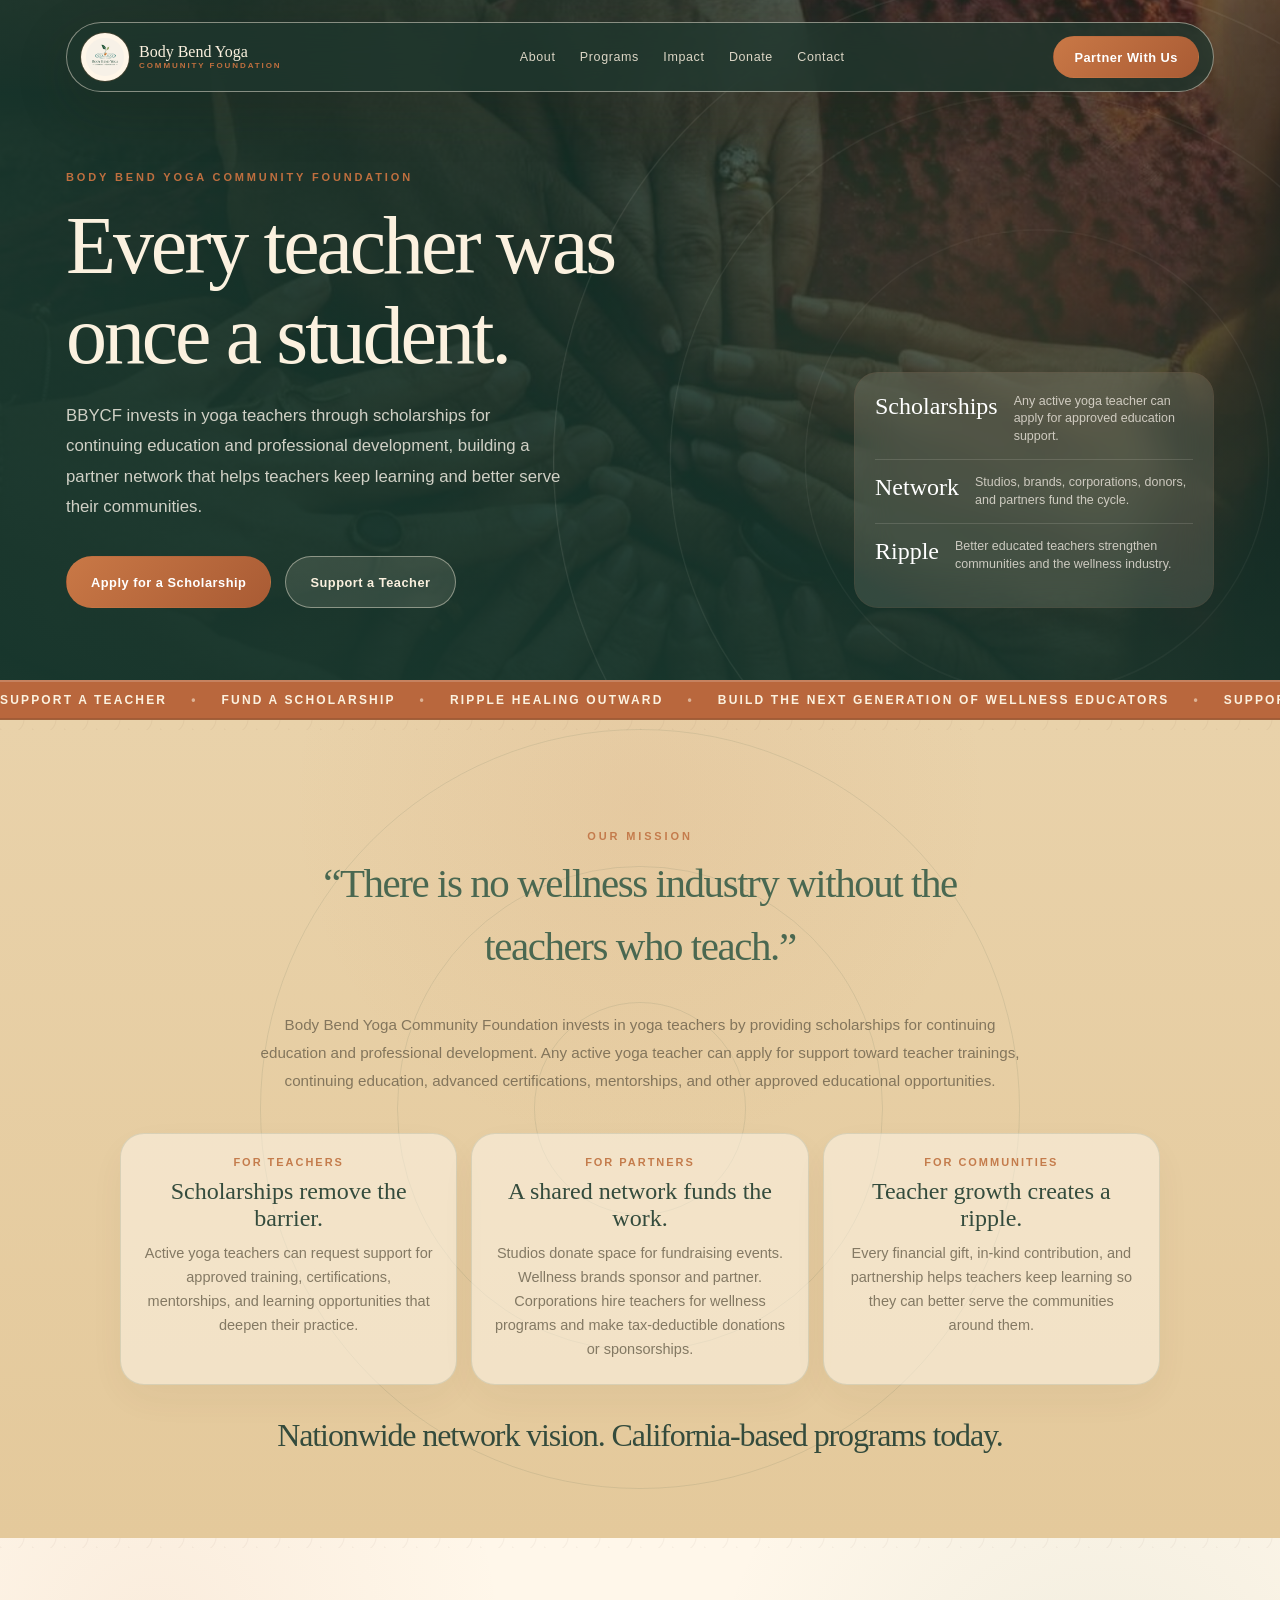
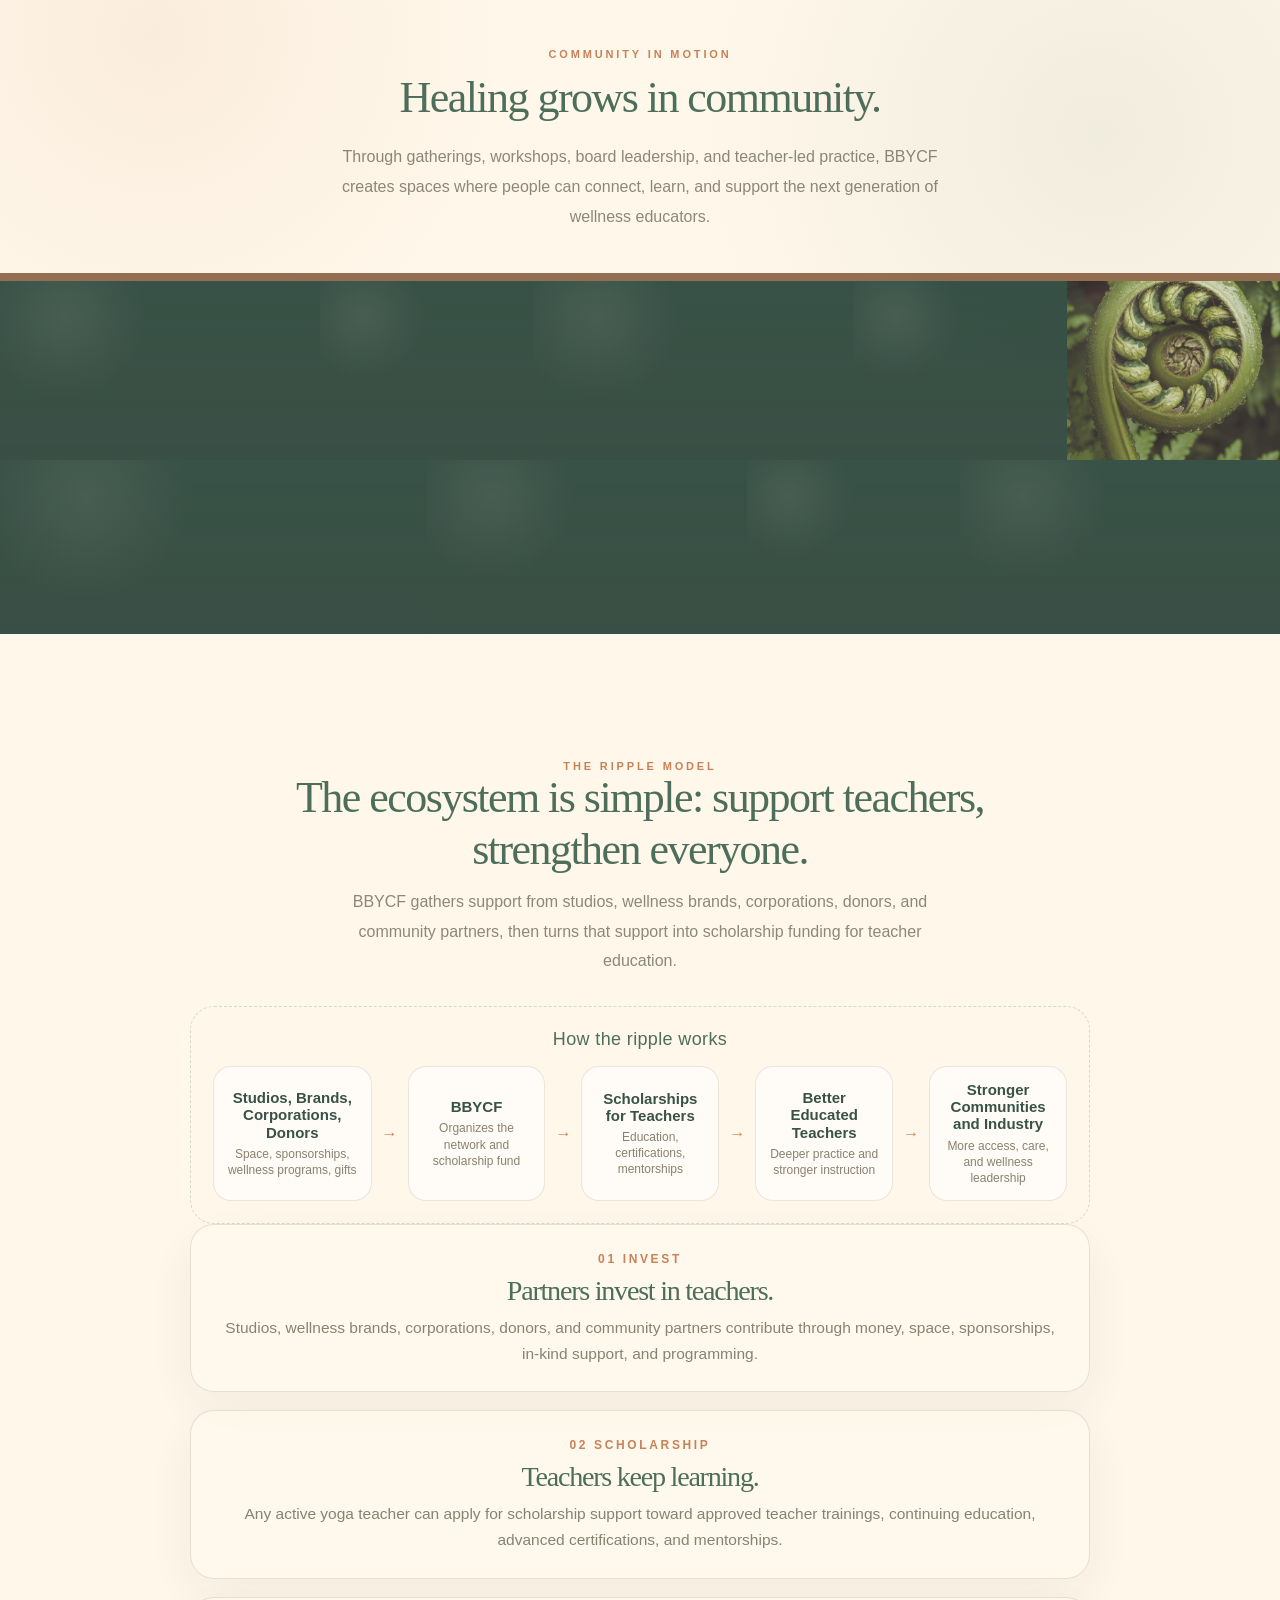
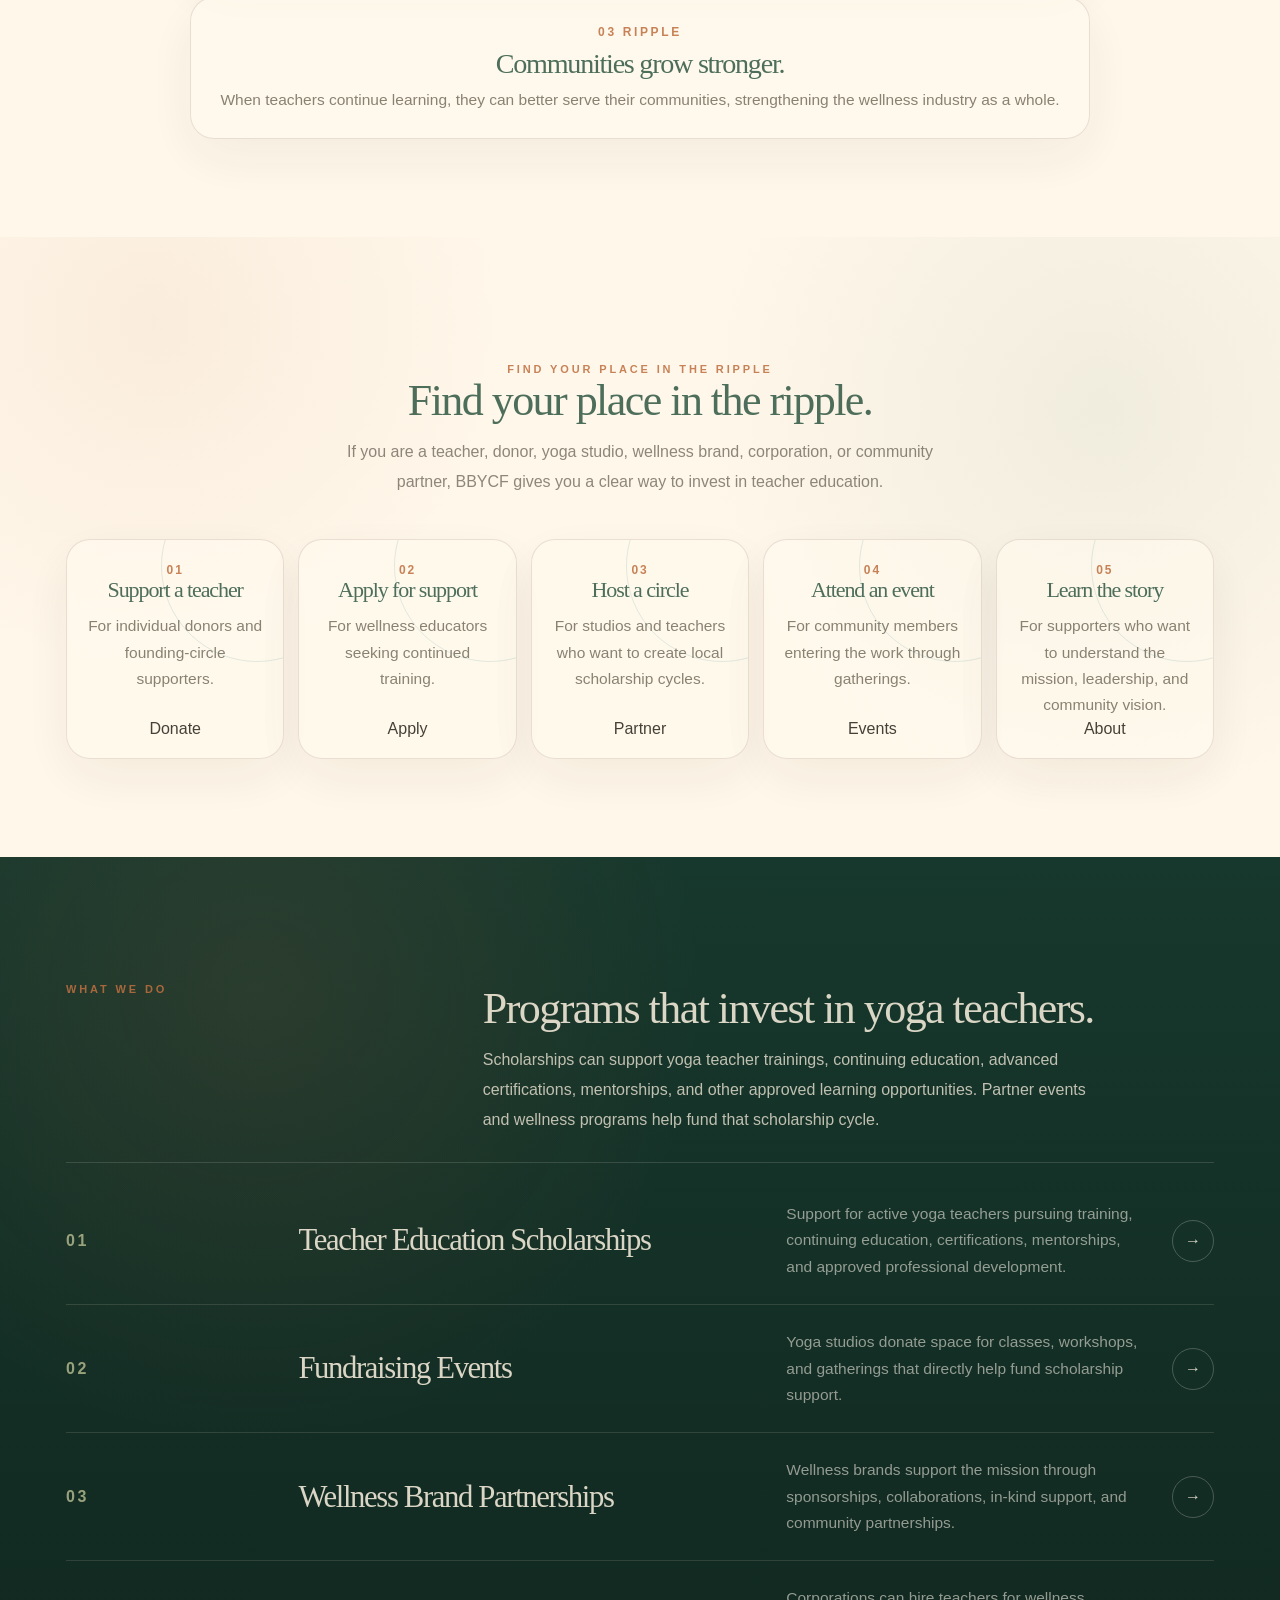
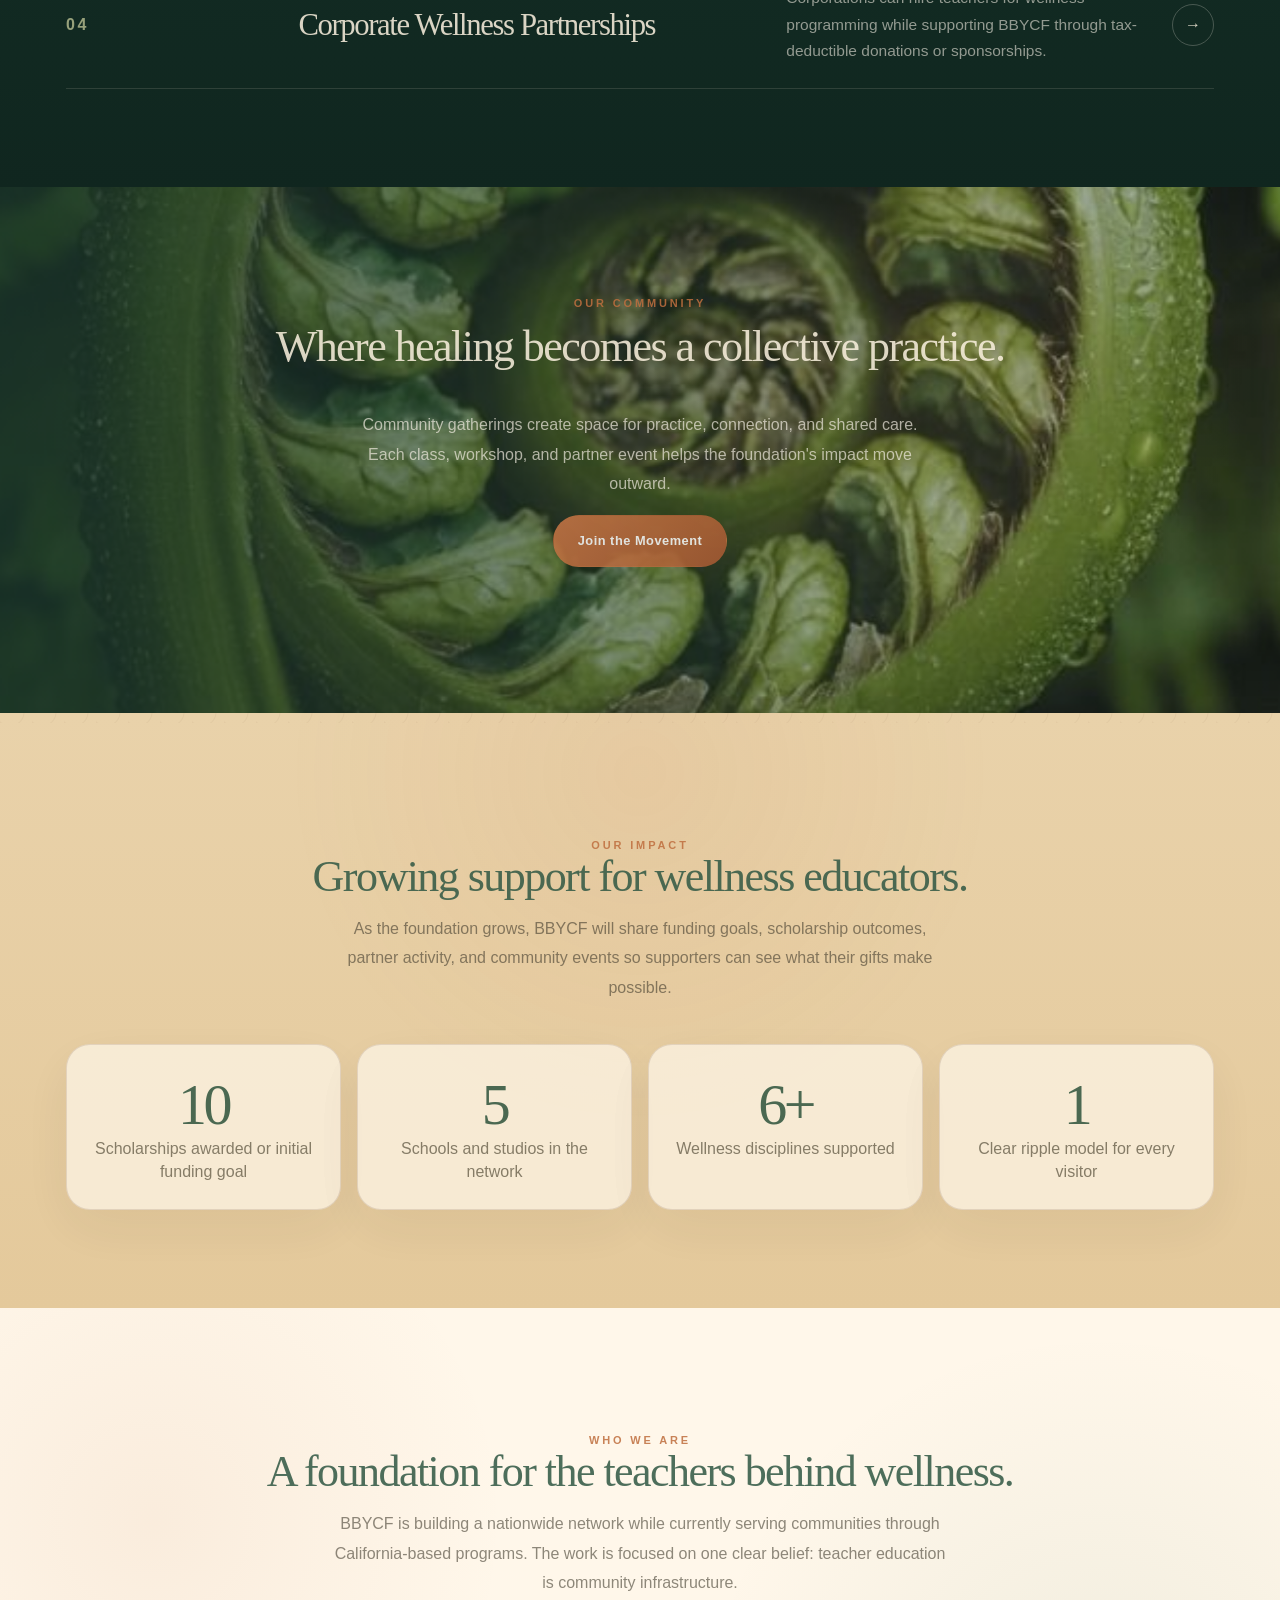
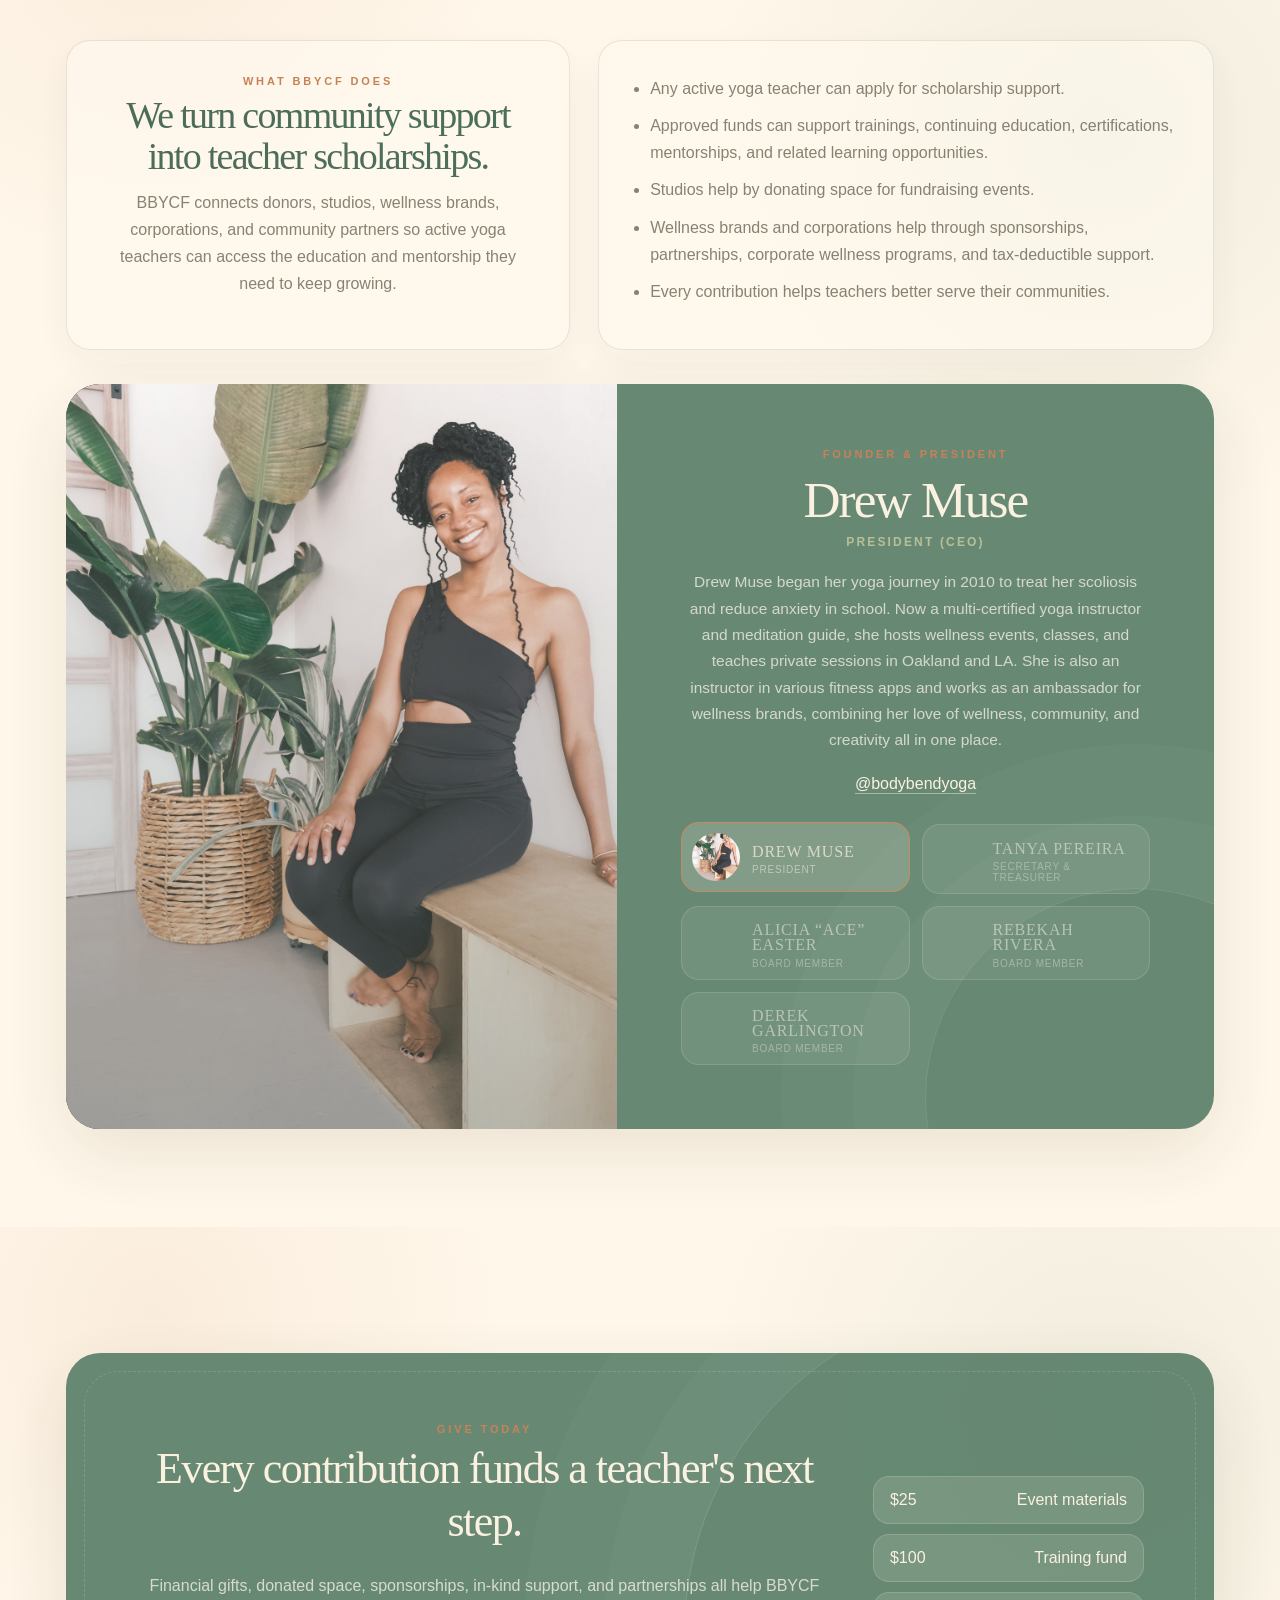
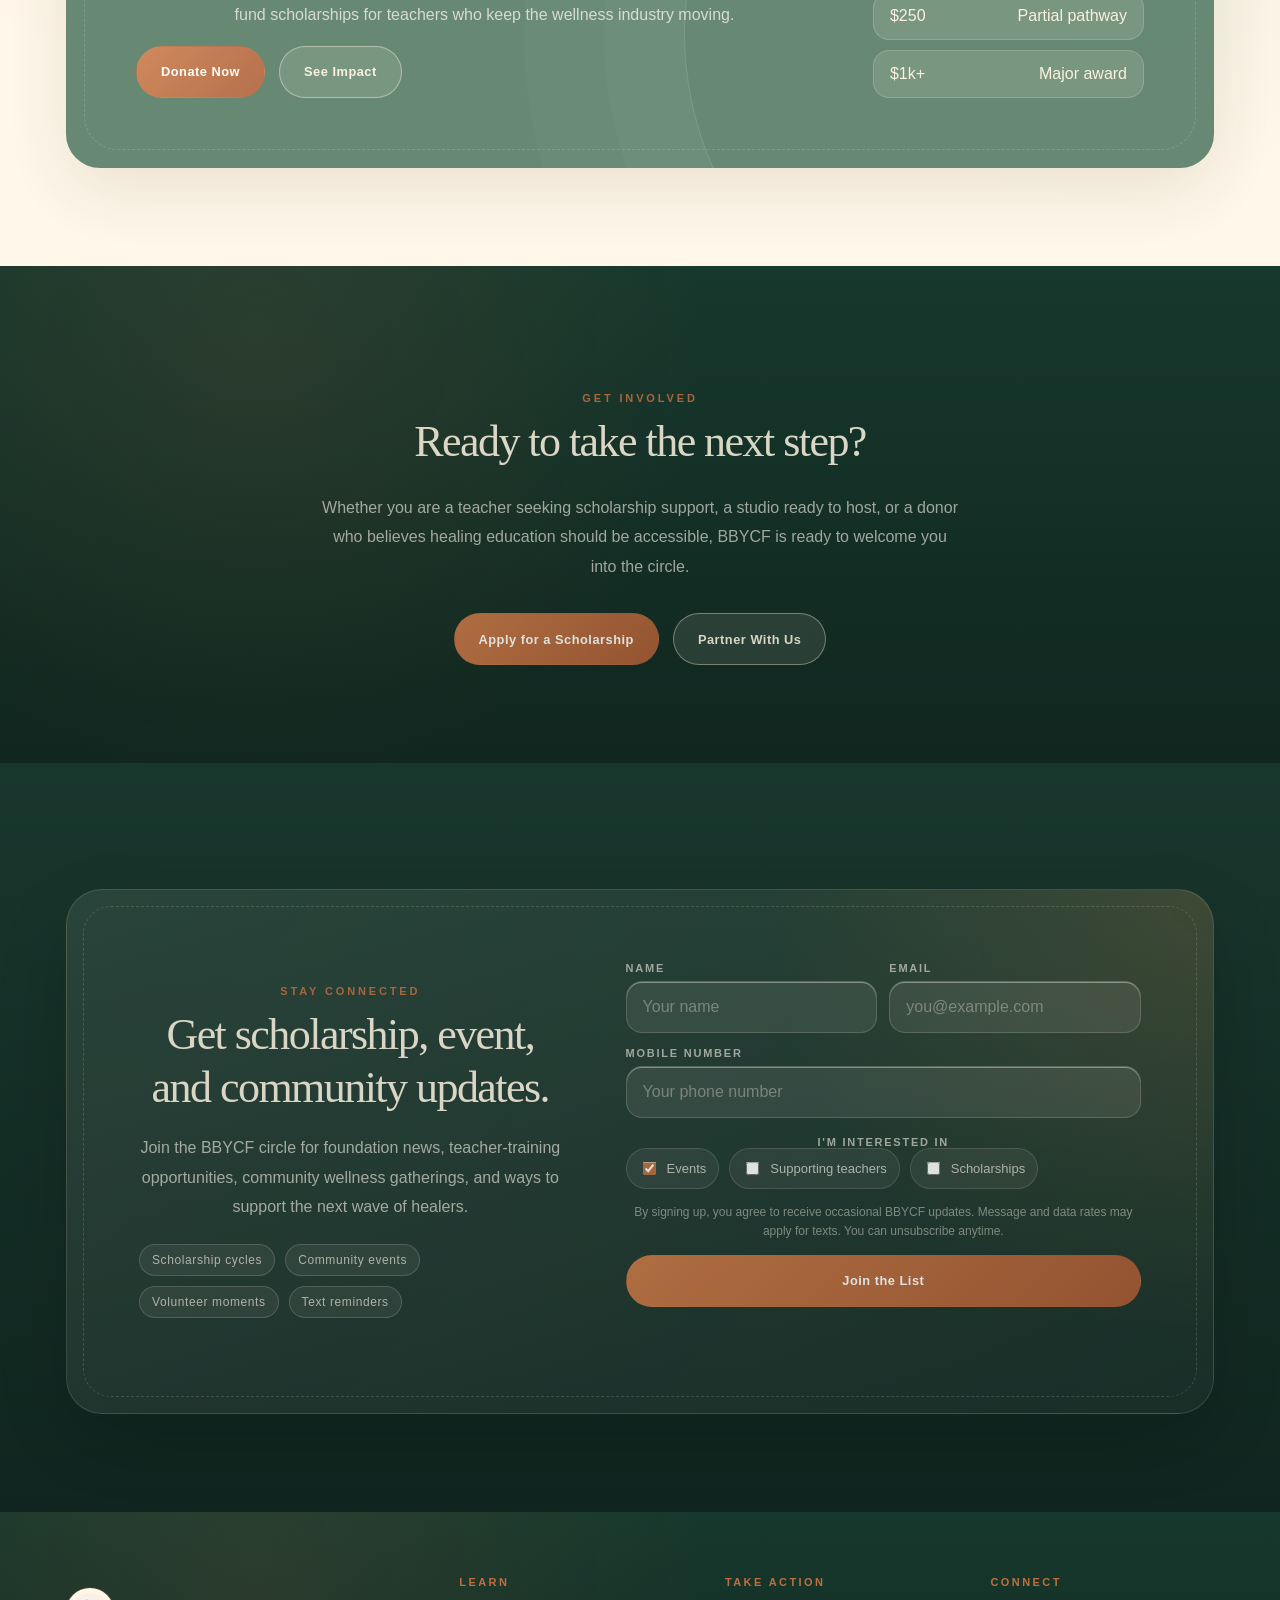
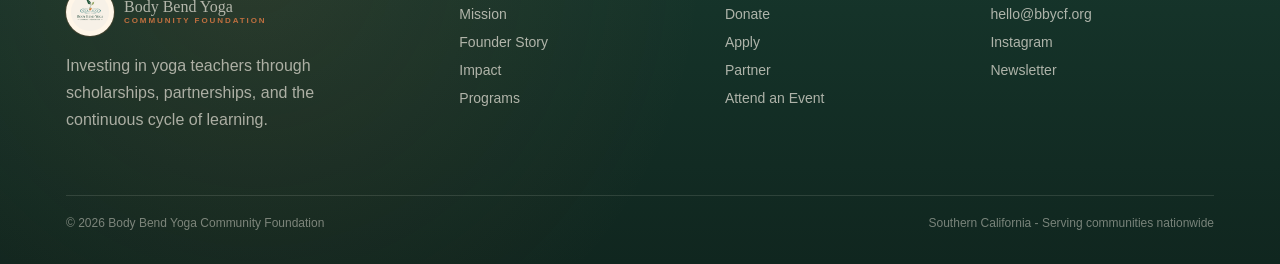
<file: donate.html>
<!doctype html>
<html lang="en">
<head>
  <meta charset="utf-8" />
  <meta name="viewport" content="width=device-width, initial-scale=1" />
  <title>Donate | Body Bend Yoga Community Foundation</title>
  <meta http-equiv="refresh" content="0; url=/#donate" />
  <link rel="canonical" href="/#donate" />
  <style>
    body { font-family: system-ui, -apple-system, Segoe UI, sans-serif; background: #fbf7ee; color: #1D211D; min-height: 100vh; display: grid; place-items: center; padding: 24px; }
    a { color: #1F4939; font-weight: 700; }
  </style>
</head>
<body>
  <main>
    <p>Redirecting to the new BBYCF donate section.</p>
    <p><a href="/#donate">Continue to Donate</a></p>
  </main>
</body>
</html>
</file>
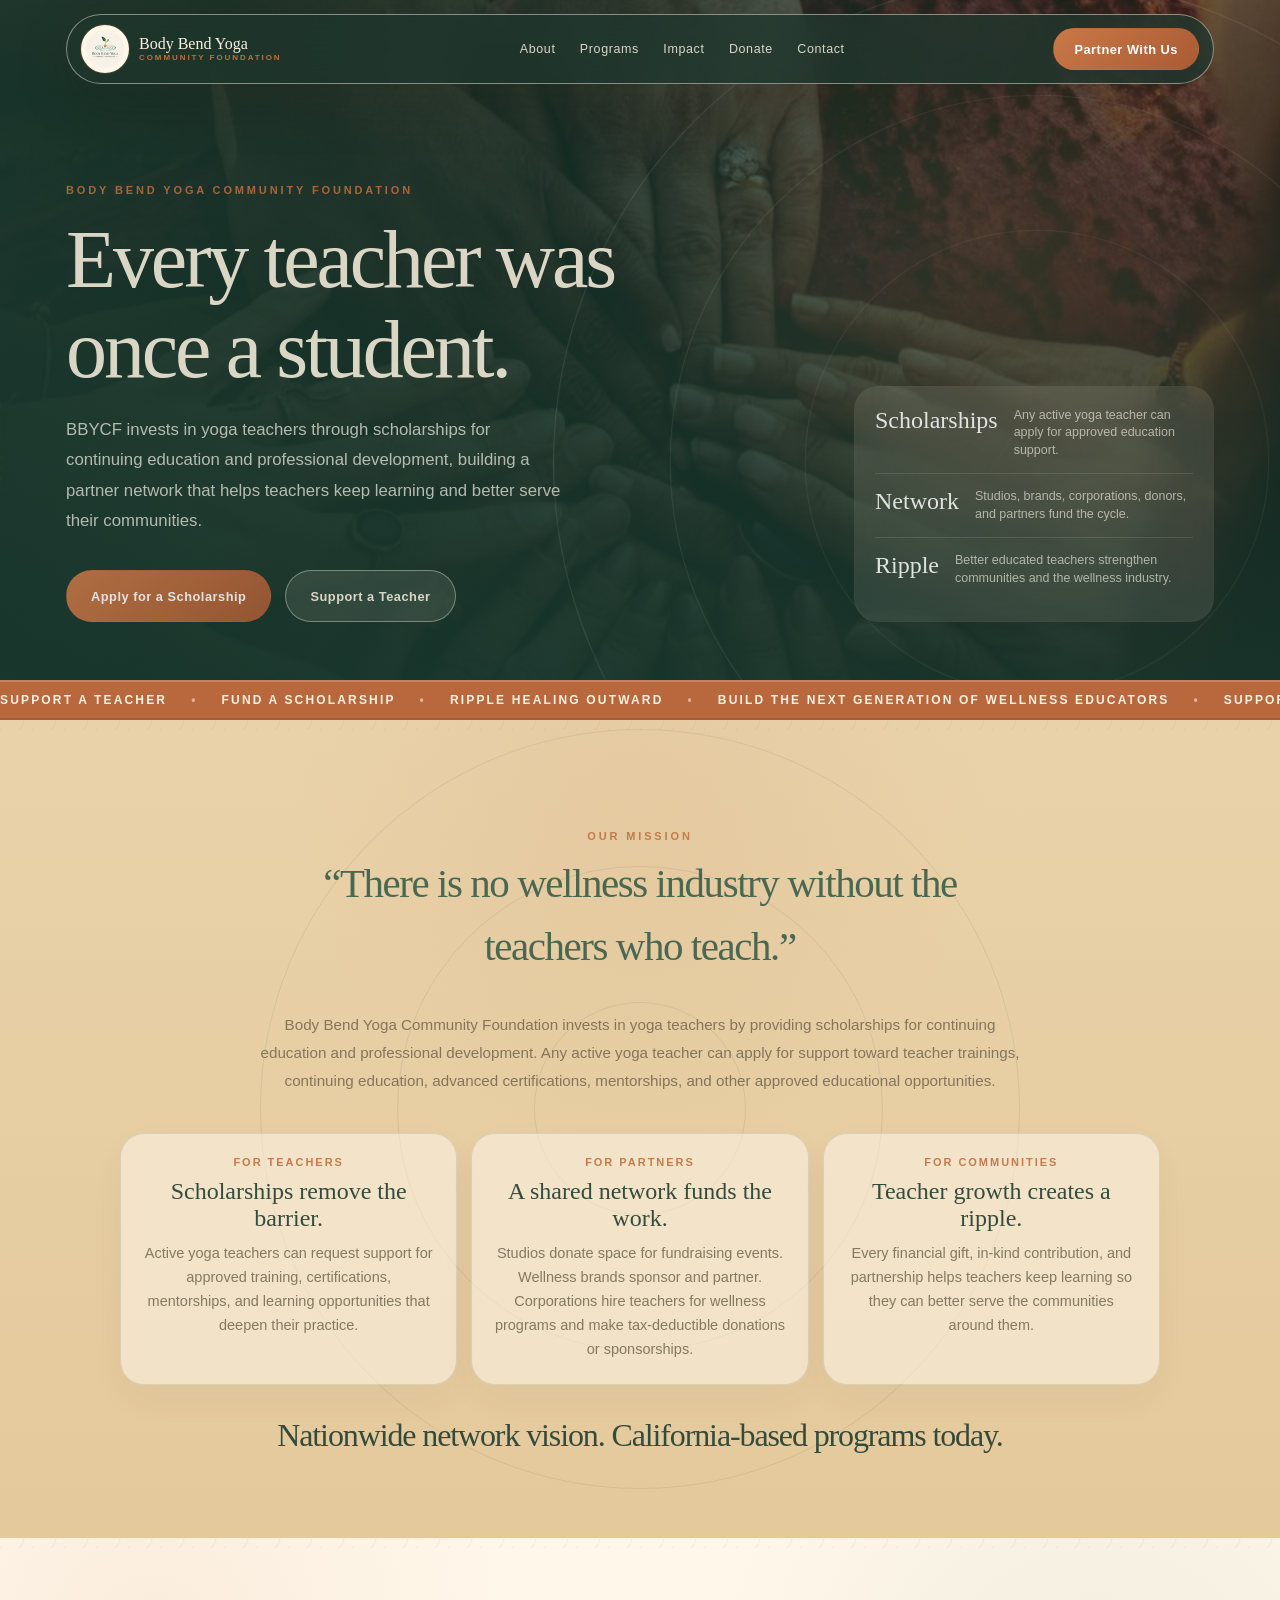
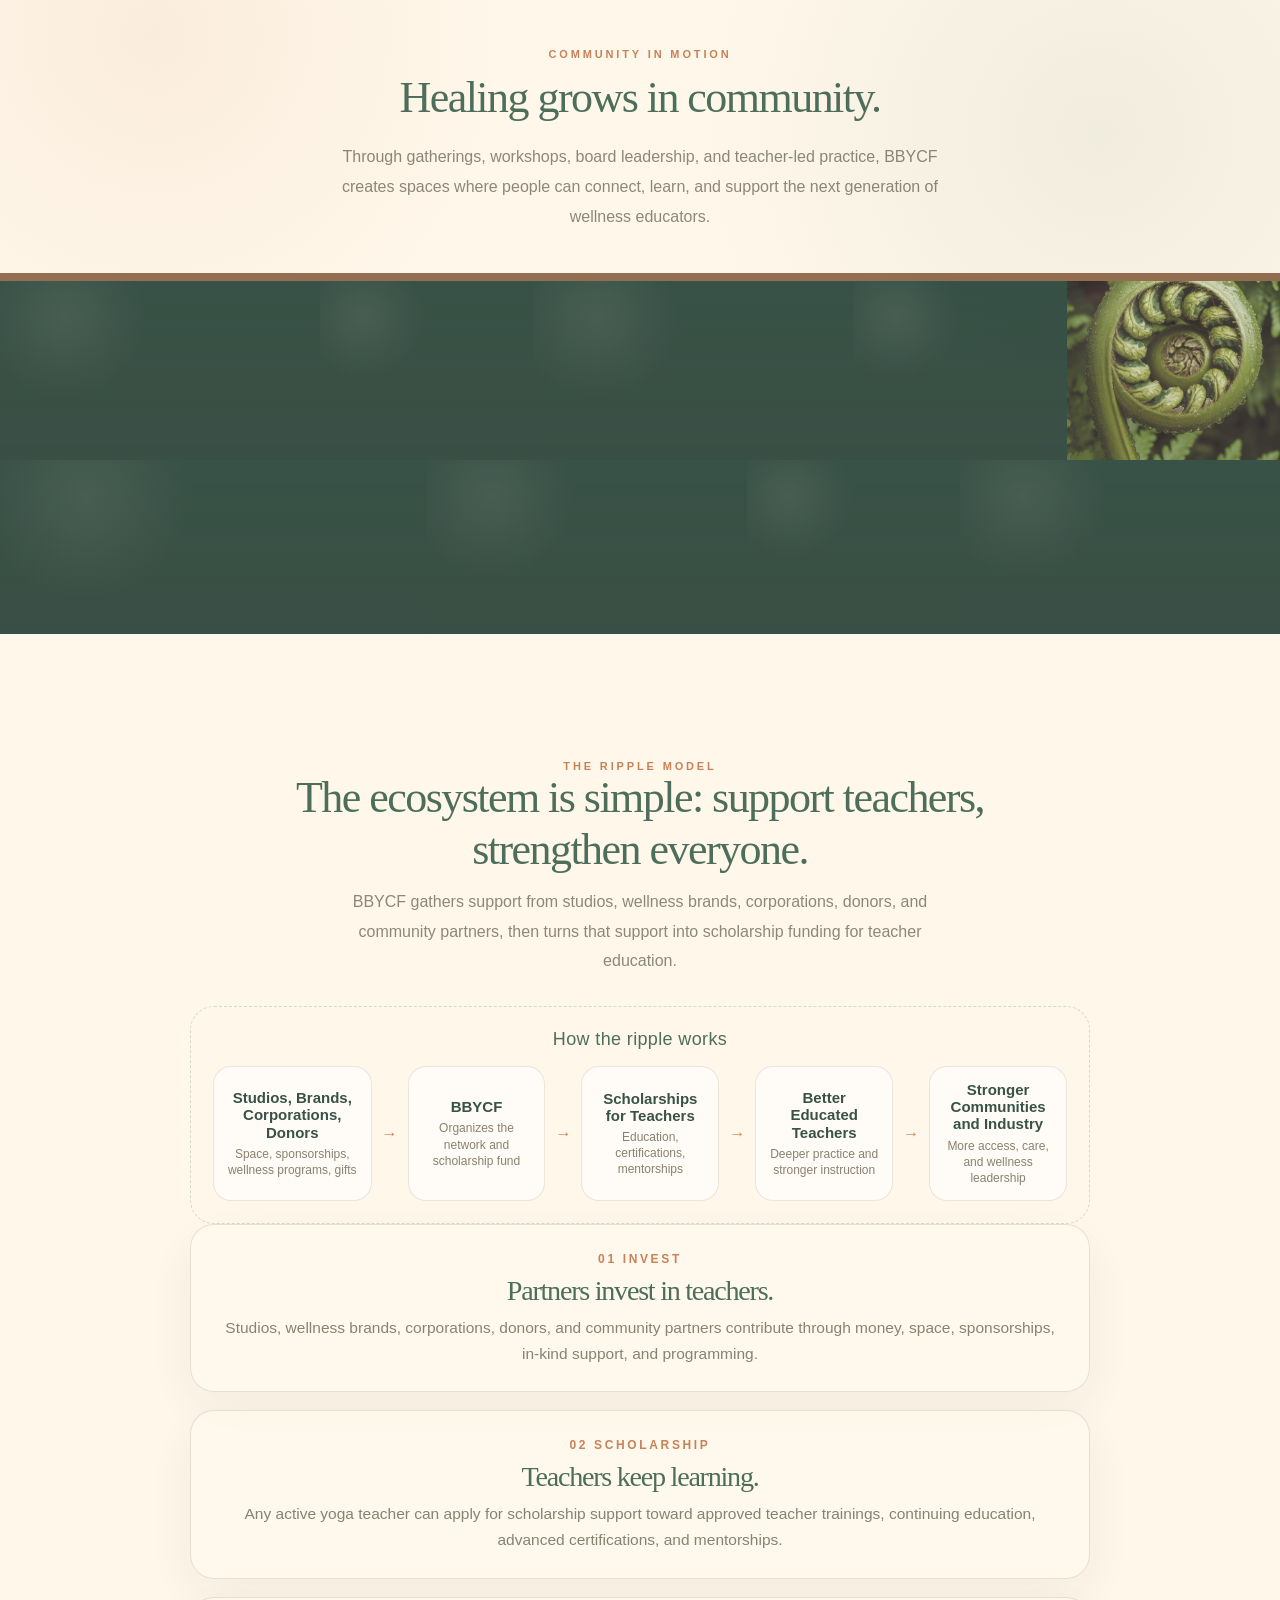
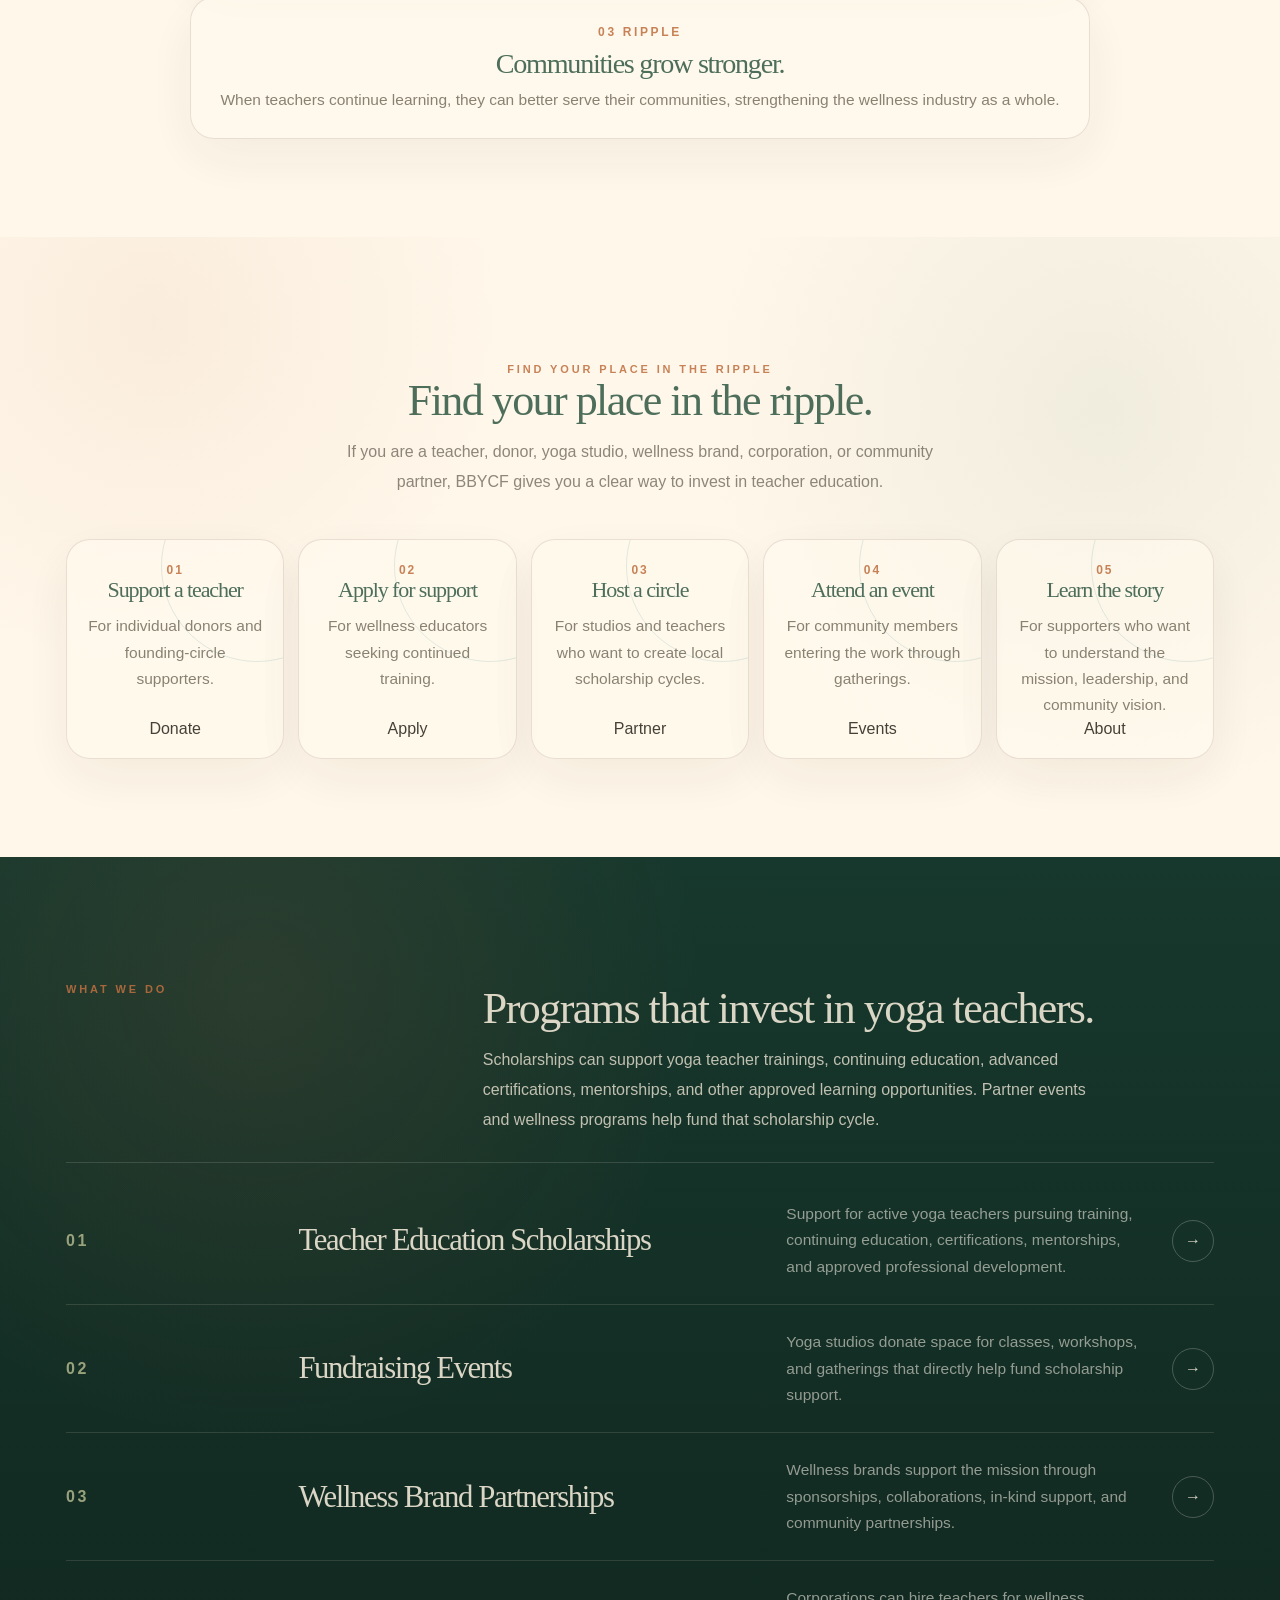
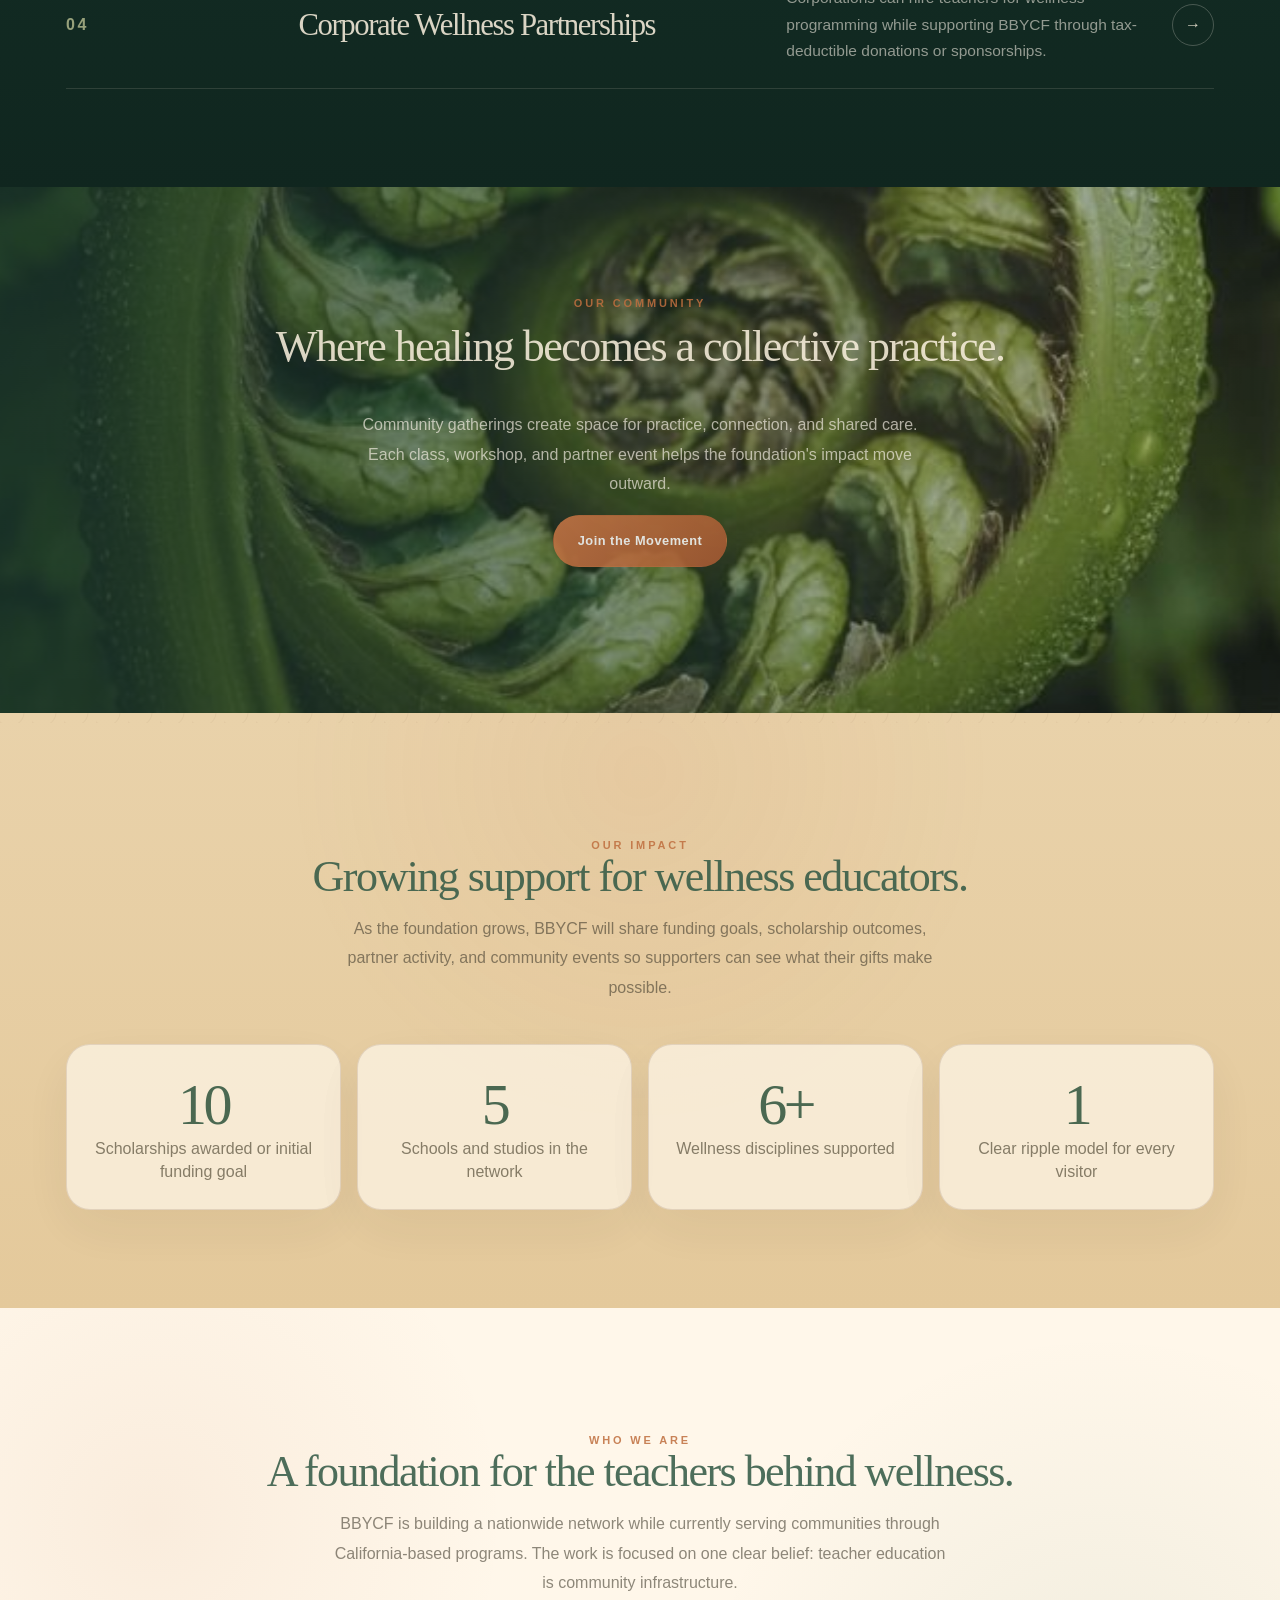
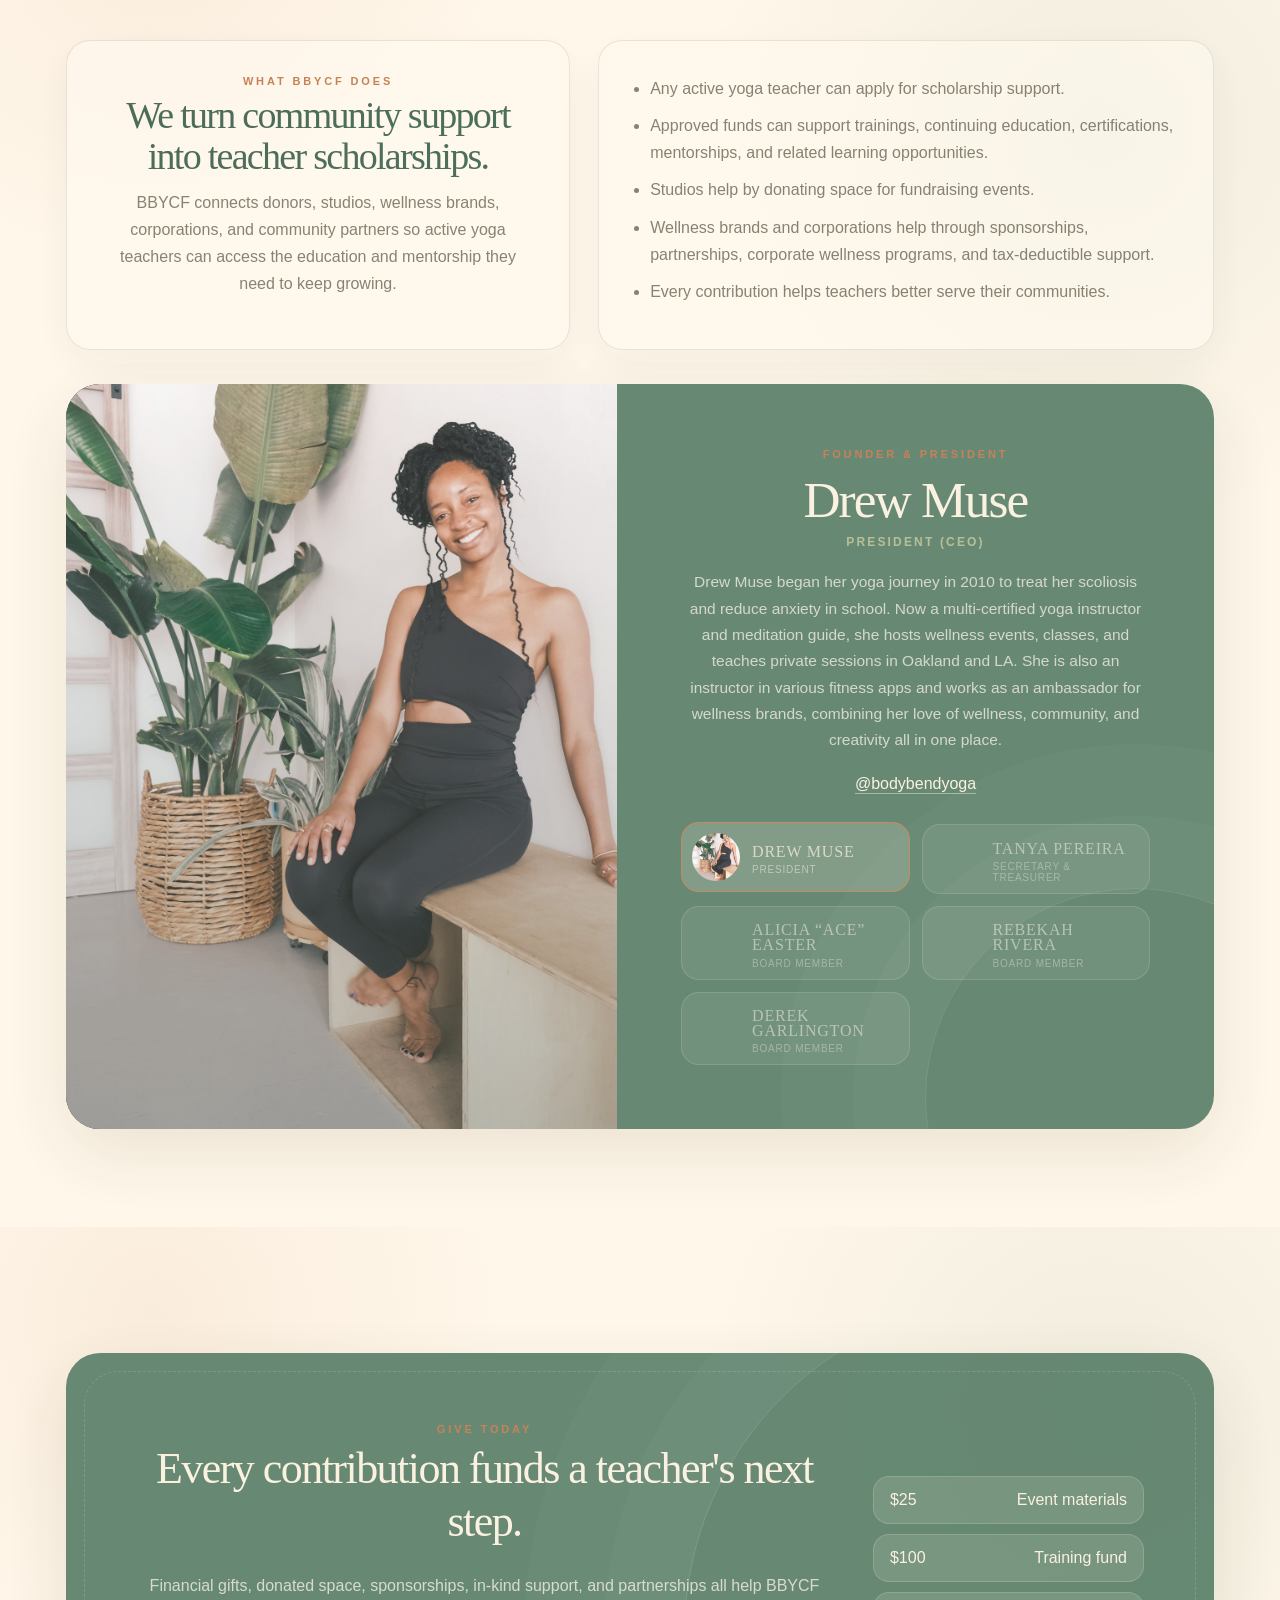
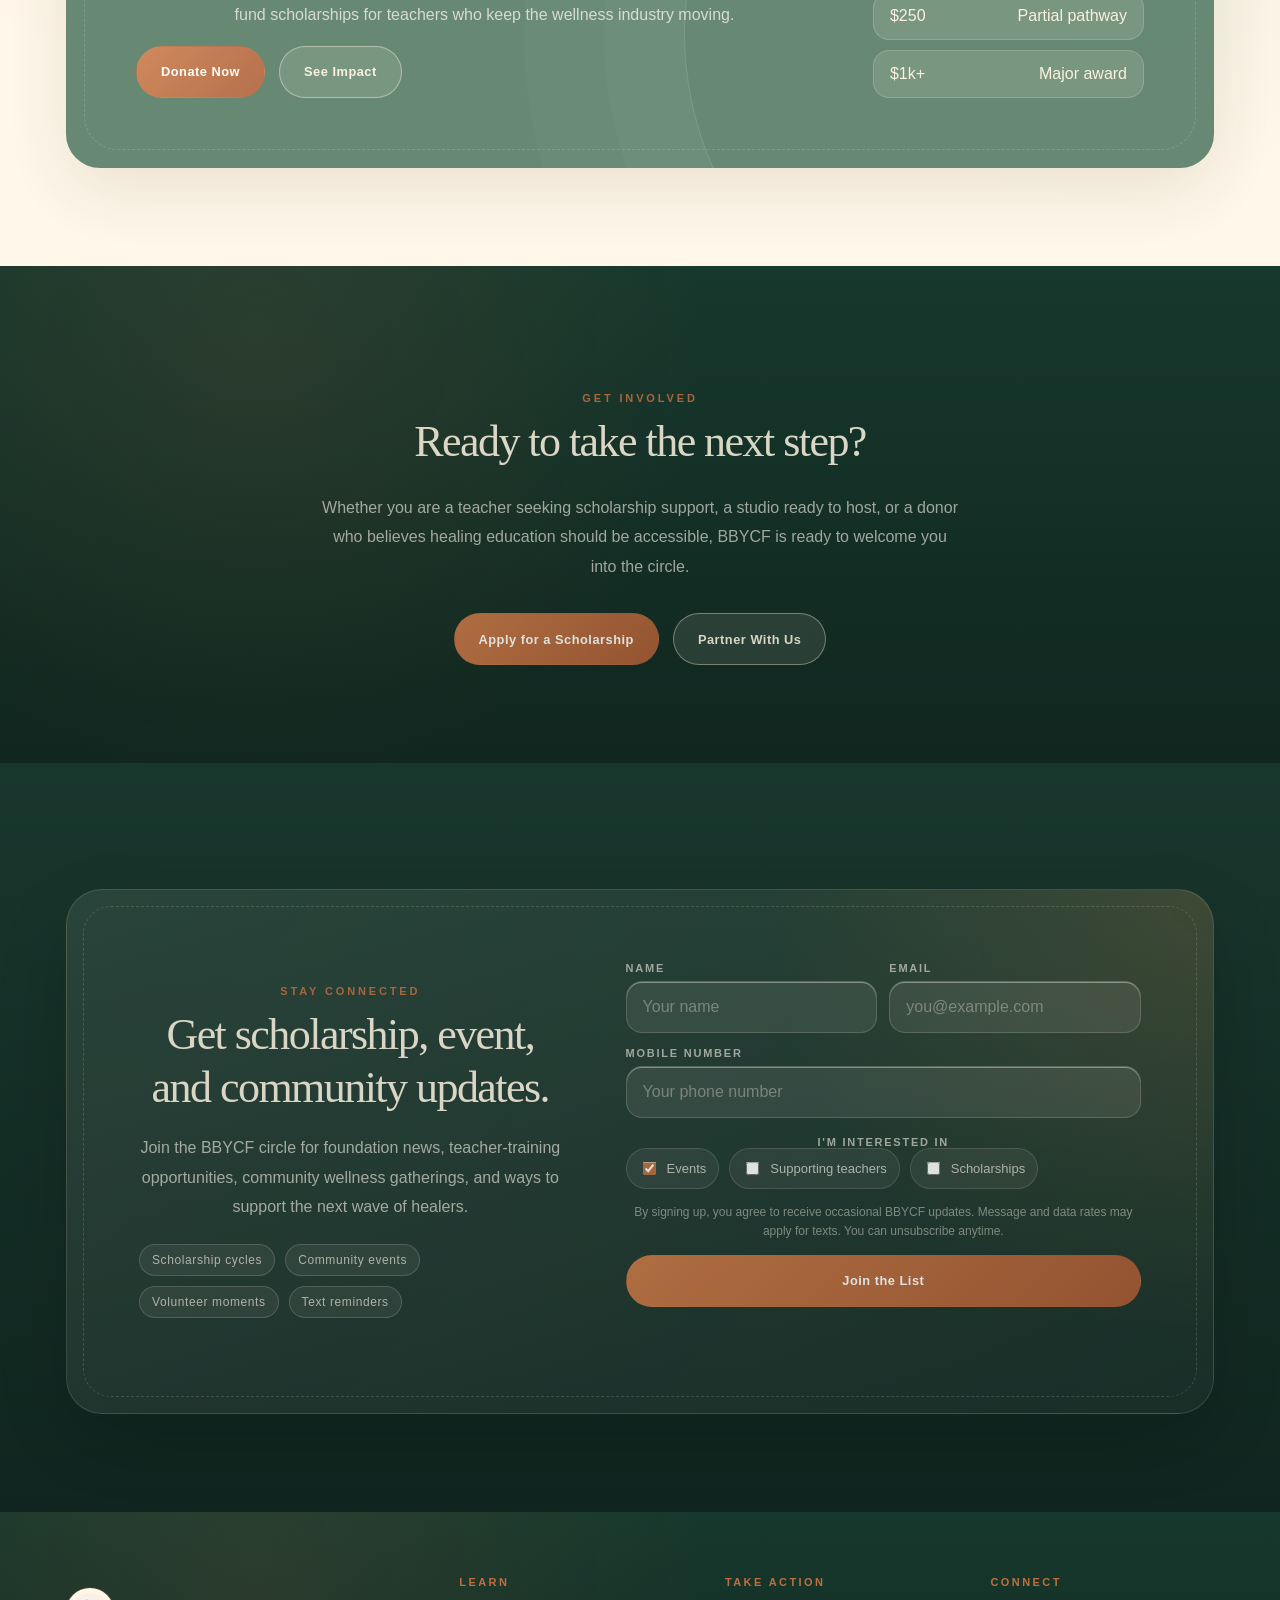
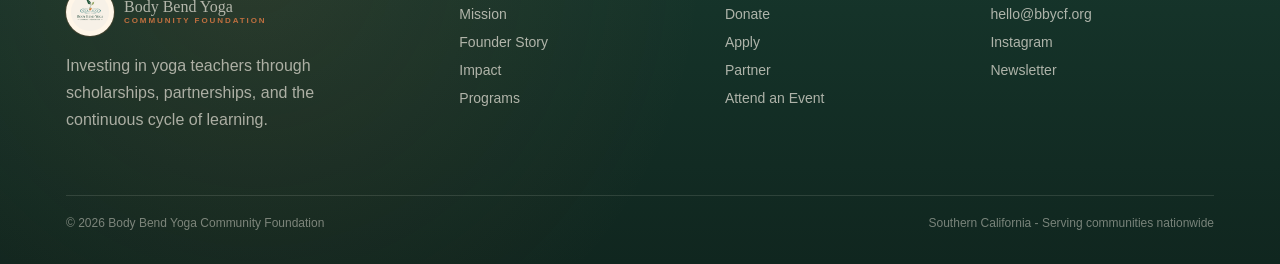
<file: partner.html>
<!doctype html>
<html lang="en">
<head>
  <meta charset="utf-8" />
  <meta name="viewport" content="width=device-width, initial-scale=1" />
  <title>Partner With Us | Body Bend Yoga Community Foundation</title>
  <meta http-equiv="refresh" content="0; url=/#partner" />
  <link rel="canonical" href="/#partner" />
  <style>
    body { font-family: system-ui, -apple-system, Segoe UI, sans-serif; background: #fbf7ee; color: #1D211D; min-height: 100vh; display: grid; place-items: center; padding: 24px; }
    a { color: #1F4939; font-weight: 700; }
  </style>
</head>
<body>
  <main>
    <p>Redirecting to the new BBYCF partner with us section.</p>
    <p><a href="/#partner">Continue to Partner With Us</a></p>
  </main>
</body>
</html>
</file>
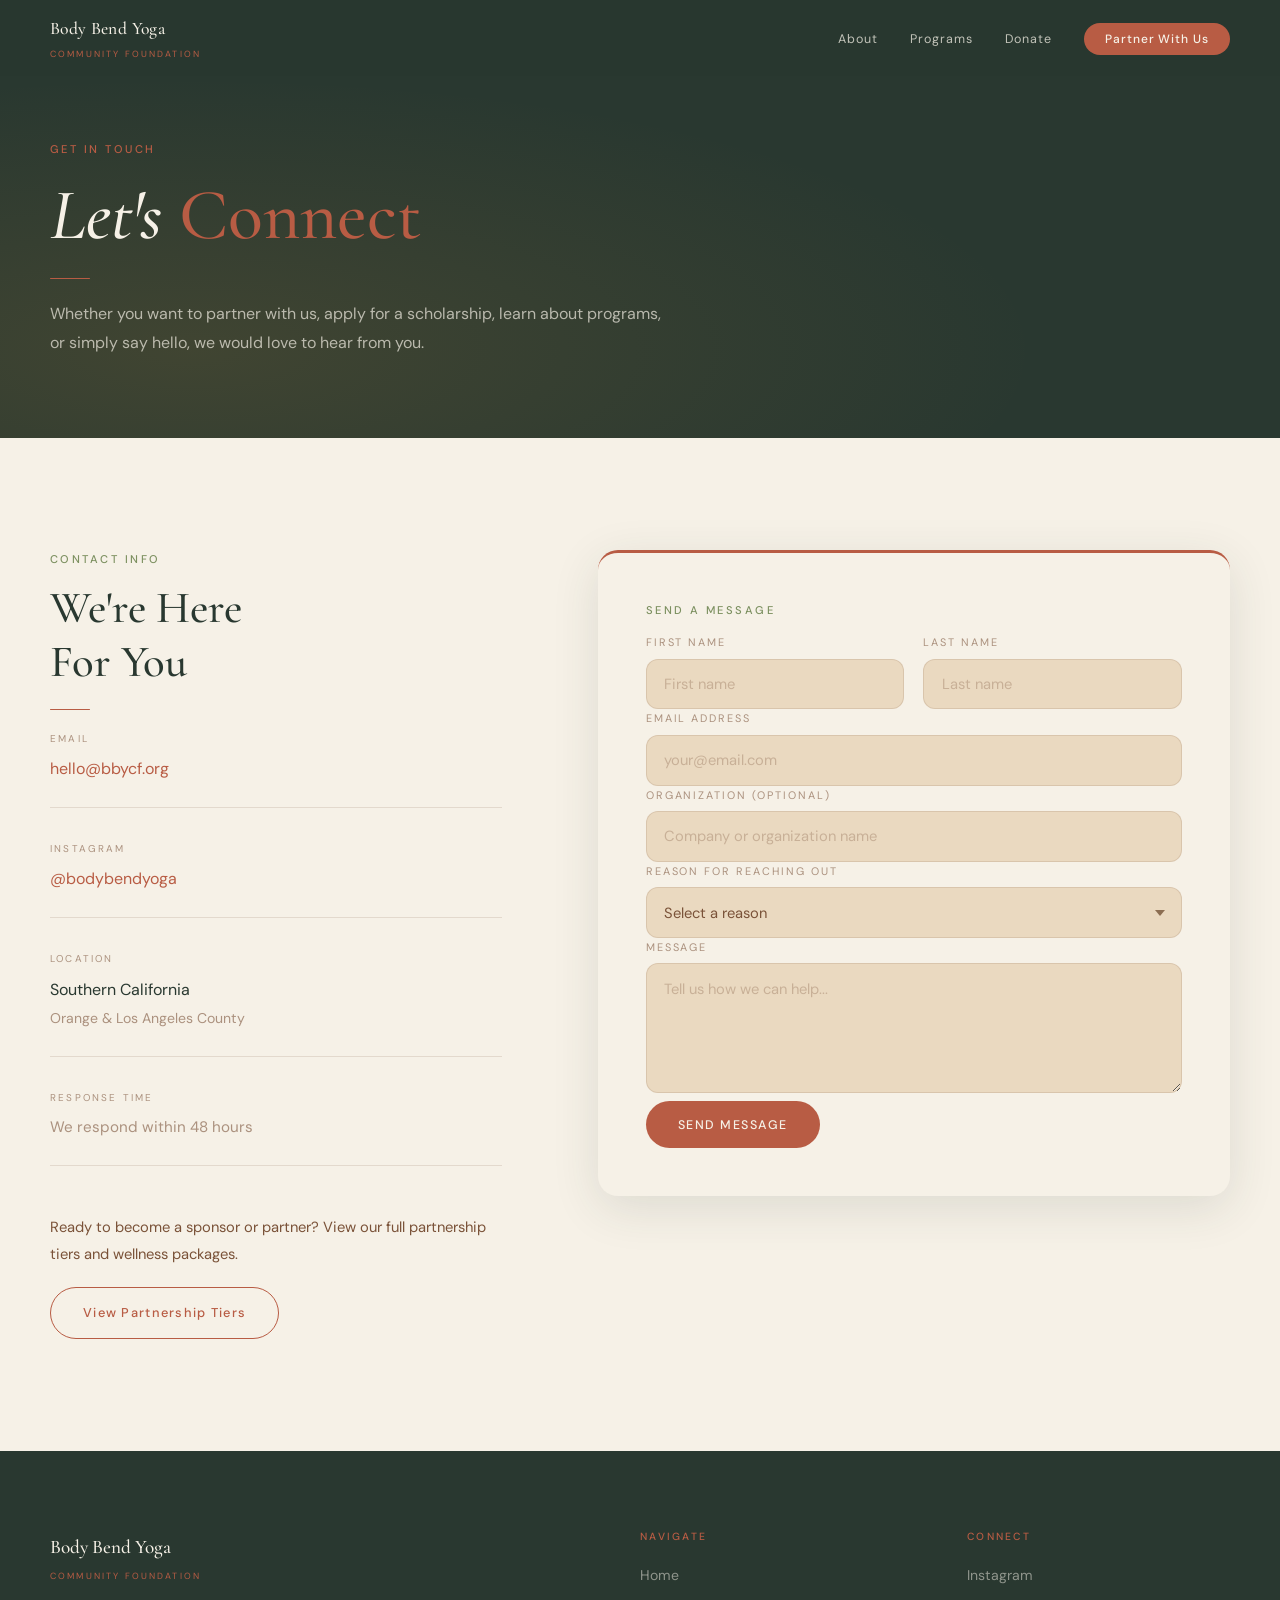
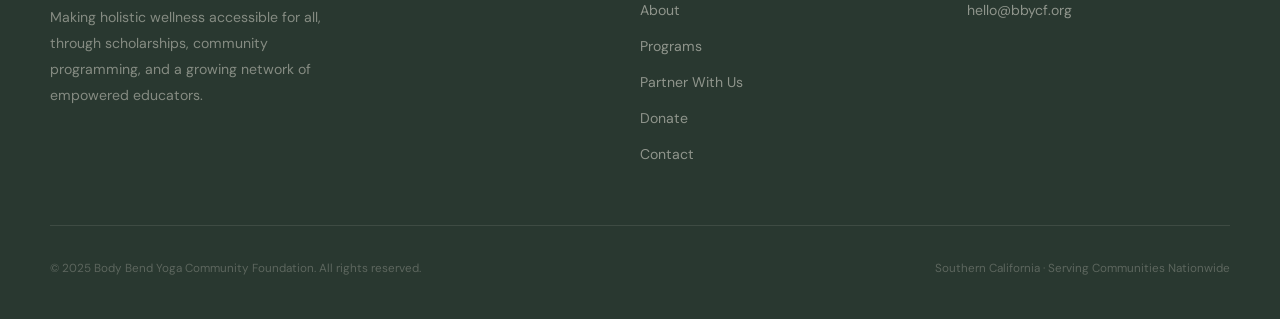
<file: archive/original-site-2026-07-13/contact.html>
<!DOCTYPE html>
<html lang="en">
<head>
  <meta charset="UTF-8" />
  <meta name="viewport" content="width=device-width, initial-scale=1.0" />
  <title>Contact | Body Bend Yoga Community Foundation</title>
  <meta name="description" content="Get in touch with Body Bend Yoga Community Foundation. Whether you want to partner, donate, or learn more about our programs, we'd love to hear from you." />
  <link rel="preconnect" href="https://fonts.googleapis.com" />
  <link rel="preconnect" href="https://fonts.gstatic.com" crossorigin />
  <link href="https://fonts.googleapis.com/css2?family=Cormorant+Garamond:ital,wght@0,400;0,500;0,600;1,400;1,500;1,600&family=DM+Sans:wght@300;400;500&display=swap" rel="stylesheet" />
  <link rel="stylesheet" href="styles.css" />
</head>
<body>

  <nav class="nav dark" id="nav">
    <div class="nav-inner">
      <a href="index.html" class="nav-logo">
        <span class="nav-logo-main">Body Bend Yoga</span>
        <span class="nav-logo-sub">Community Foundation</span>
      </a>
      <ul class="nav-links">
        <li><a href="about.html">About</a></li>
        <li><a href="index.html#programs">Programs</a></li>
        <li><a href="donate.html">Donate</a></li>
        <li><a href="partner.html" class="nav-cta">Partner With Us</a></li>
      </ul>
    </div>
  </nav>

  <!-- HERO -->
  <section class="page-hero">
    <div class="page-hero-inner">
      <span class="label fade-up">Get in Touch</span>
      <h1 class="fade-up">Let's <em>Connect</em></h1>
      <div class="divider fade-up"></div>
      <p class="fade-up">Whether you want to partner with us, apply for a scholarship, learn about programs, or simply say hello, we would love to hear from you.</p>
    </div>
  </section>

  <!-- CONTACT MAIN -->
  <section class="contact-main">
    <div class="contact-main-inner">

      <div class="contact-info">
        <span class="label fade-up">Contact Info</span>
        <h2 class="fade-up">We're Here<br />For You</h2>
        <div class="divider fade-up"></div>

        <div class="contact-detail fade-up">
          <span class="contact-detail-label">Email</span>
          <div class="contact-detail-value">
            <a href="mailto:hello@bbycf.org">hello@bbycf.org</a>
          </div>
        </div>

        <div class="contact-detail fade-up">
          <span class="contact-detail-label">Instagram</span>
          <div class="contact-detail-value">
            <a href="https://www.instagram.com/bodybendyoga/" target="_blank" rel="noopener">@bodybendyoga</a>
          </div>
        </div>

        <div class="contact-detail fade-up">
          <span class="contact-detail-label">Location</span>
          <div class="contact-detail-value">Southern California<br /><span style="color:var(--text-muted); font-size:0.88rem;">Orange &amp; Los Angeles County</span></div>
        </div>

        <div class="contact-detail fade-up">
          <span class="contact-detail-label">Response Time</span>
          <div class="contact-detail-value" style="color:var(--text-muted); font-size:0.95rem;">We respond within 48 hours</div>
        </div>

        <div style="margin-top: 3rem;" class="fade-up">
          <p style="max-width: none; font-size:0.92rem; margin-bottom:1.2rem;">Ready to become a sponsor or partner? View our full partnership tiers and wellness packages.</p>
          <a href="partner.html" class="btn btn-outline-rose">View Partnership Tiers</a>
        </div>
      </div>

      <div class="form-wrap fade-up">
        <span class="label">Send a Message</span>
        <form class="contact-form" action="https://formspree.io/f/xpqkjrpl" method="POST">
          <input type="hidden" name="_subject" value="New message from bbycf.org contact form" />

          <div class="form-row">
            <div class="form-group">
              <label class="form-label" for="first-name">First Name</label>
              <input class="form-input" type="text" id="first-name" name="first-name" placeholder="First name" required />
            </div>
            <div class="form-group">
              <label class="form-label" for="last-name">Last Name</label>
              <input class="form-input" type="text" id="last-name" name="last-name" placeholder="Last name" required />
            </div>
          </div>

          <div class="form-group">
            <label class="form-label" for="email">Email Address</label>
            <input class="form-input" type="email" id="email" name="email" placeholder="your@email.com" required />
          </div>

          <div class="form-group">
            <label class="form-label" for="organization">Organization (optional)</label>
            <input class="form-input" type="text" id="organization" name="organization" placeholder="Company or organization name" />
          </div>

          <div class="form-group">
            <label class="form-label" for="reason">Reason for Reaching Out</label>
            <select class="form-select" id="reason" name="reason" required>
              <option value="" disabled selected>Select a reason</option>
              <option value="corporate-partnership">Corporate Partnership</option>
              <option value="individual-sponsorship">Individual Sponsorship / Donation</option>
              <option value="scholarship">Scholarship Inquiry</option>
              <option value="wellness-program">Community Wellness Program</option>
              <option value="corporate-wellness">Corporate Wellness Session</option>
              <option value="media">Media or Press</option>
              <option value="other">Other</option>
            </select>
          </div>

          <div class="form-group">
            <label class="form-label" for="message">Message</label>
            <textarea class="form-textarea" id="message" name="message" placeholder="Tell us how we can help..." required></textarea>
          </div>

          <button type="submit" class="form-submit">Send Message</button>
        </form>
      </div>

    </div>
  </section>

  <!-- FOOTER -->
  <footer>
    <div class="footer-inner">
      <div class="footer-grid">
        <div class="footer-brand">
          <div class="footer-brand-name">Body Bend Yoga</div>
          <div class="footer-brand-sub">Community Foundation</div>
          <p>Making holistic wellness accessible for all, through scholarships, community programming, and a growing network of empowered educators.</p>
        </div>
        <div class="footer-col">
          <h4>Navigate</h4>
          <a href="index.html">Home</a>
          <a href="about.html">About</a>
          <a href="index.html#programs">Programs</a>
          <a href="partner.html">Partner With Us</a>
          <a href="donate.html">Donate</a>
          <a href="contact.html">Contact</a>
        </div>
        <div class="footer-col">
          <h4>Connect</h4>
          <a href="https://www.instagram.com/bodybendyoga/" target="_blank" rel="noopener">Instagram</a>
          <a href="mailto:hello@bbycf.org">hello@bbycf.org</a>
        </div>
      </div>
      <div class="footer-bottom">
        <span>© 2025 Body Bend Yoga Community Foundation. All rights reserved.</span>
        <span>Southern California &middot; Serving Communities Nationwide</span>
      </div>
    </div>
  </footer>

  <script>
    const observer = new IntersectionObserver((entries) => {
      entries.forEach(entry => { if (entry.isIntersecting) entry.target.classList.add('visible'); });
    }, { threshold: 0.12 });
    document.querySelectorAll('.fade-up').forEach(el => observer.observe(el));
  </script>

</body>
</html>
</file>
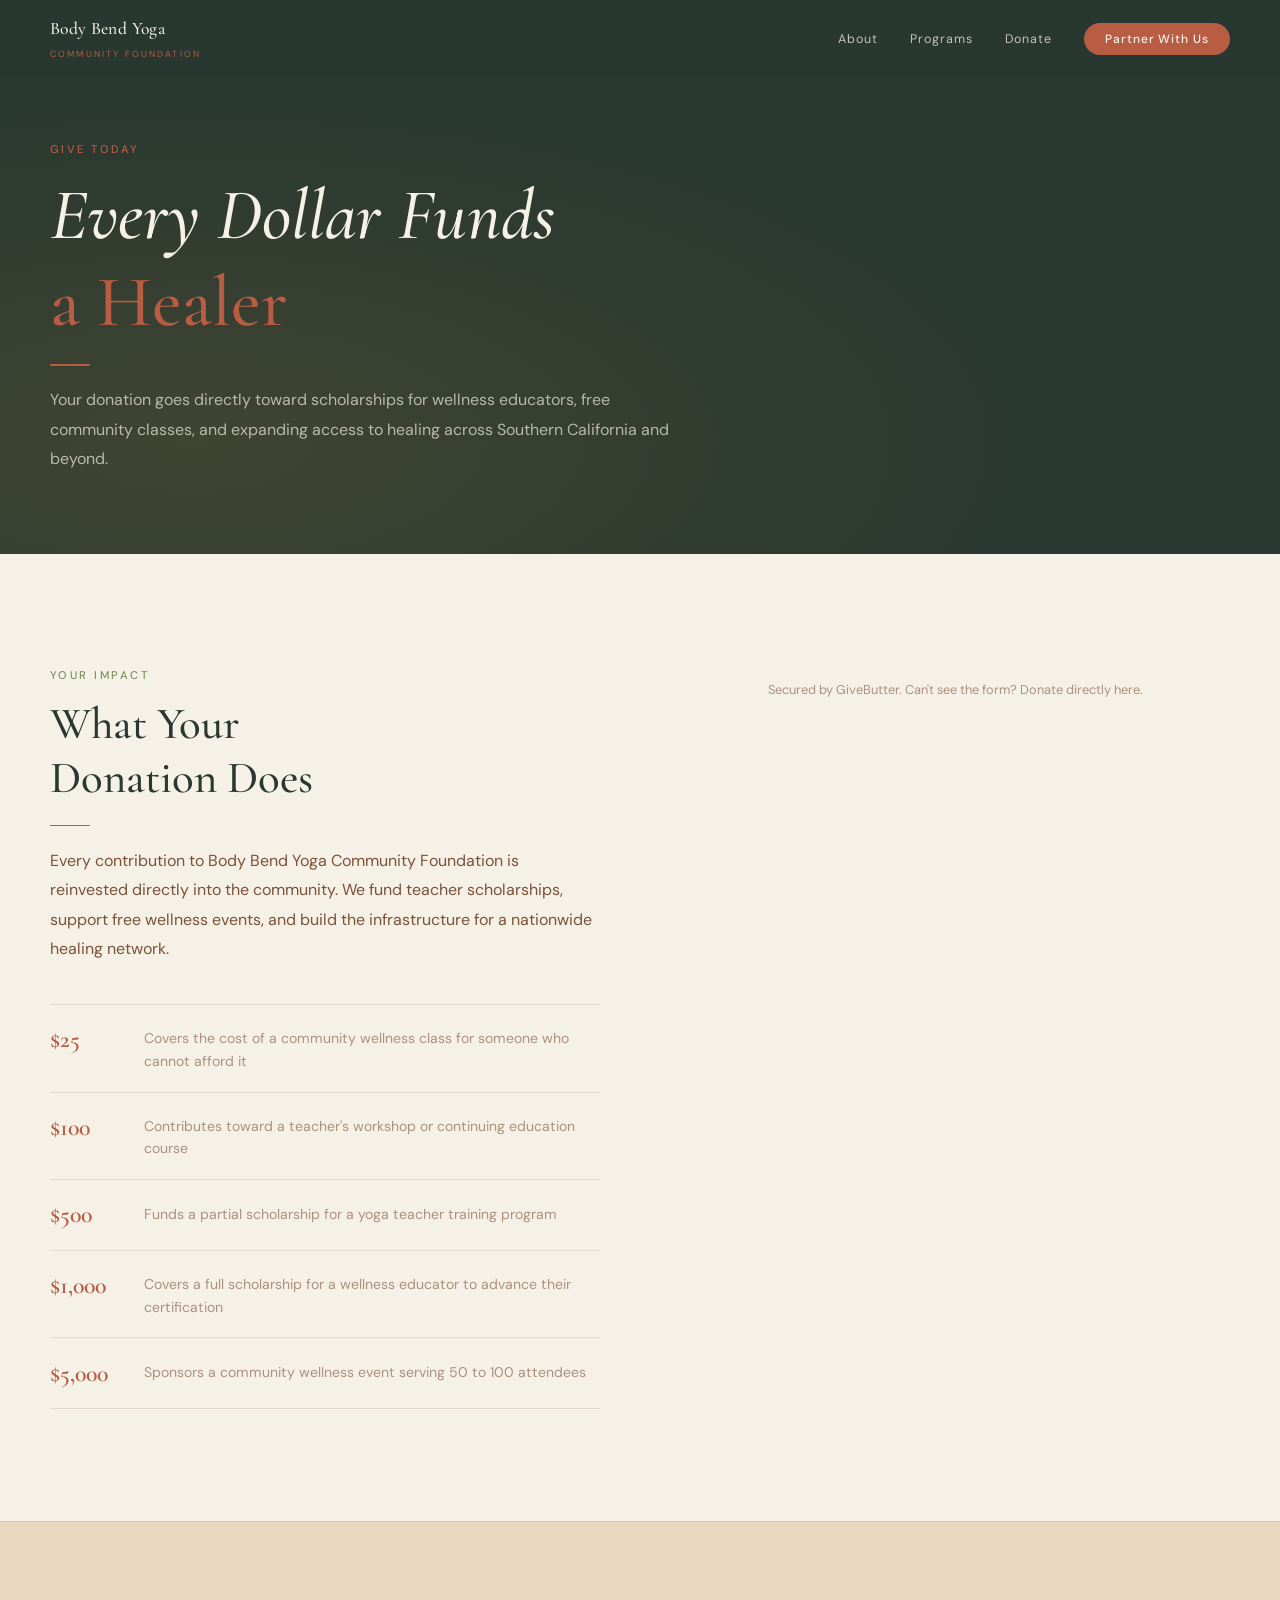
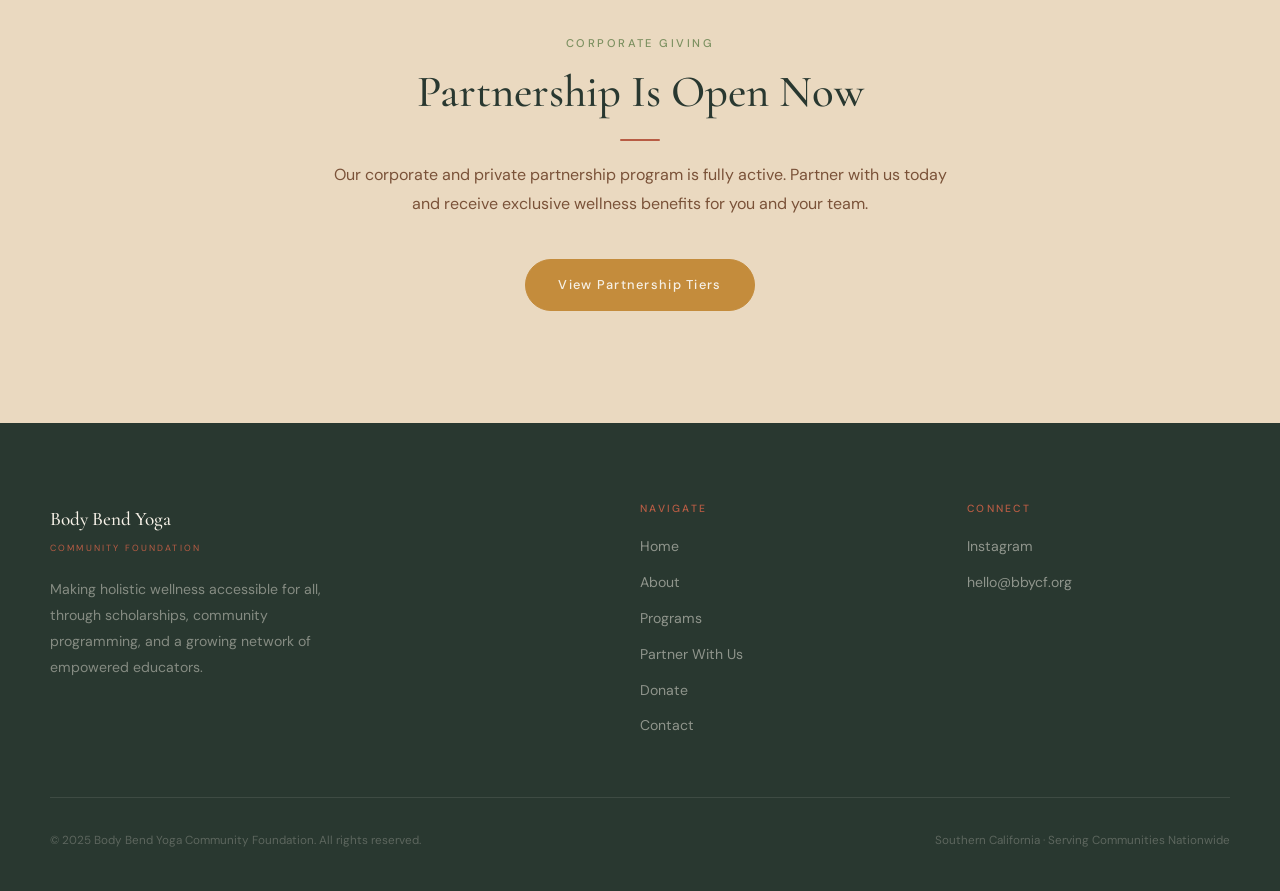
<file: archive/original-site-2026-07-13/donate.html>
<!DOCTYPE html>
<html lang="en">
<head>
  <meta charset="UTF-8" />
  <meta name="viewport" content="width=device-width, initial-scale=1.0" />
  <title>Donate | Body Bend Yoga Community Foundation</title>
  <meta name="description" content="Support Body Bend Yoga Community Foundation. Your donation funds scholarships for wellness educators and expands access to healing across communities." />
  <link rel="preconnect" href="https://fonts.googleapis.com" />
  <link rel="preconnect" href="https://fonts.gstatic.com" crossorigin />
  <link href="https://fonts.googleapis.com/css2?family=Cormorant+Garamond:ital,wght@0,400;0,500;0,600;1,400;1,500;1,600&family=DM+Sans:wght@300;400;500&display=swap" rel="stylesheet" />
  <link rel="stylesheet" href="styles.css" />
  <script async src="https://widgets.givebutter.com/latest.umd.cjs?acct=hO1dBmj5lpH6tcke&p=other"></script>
</head>
<body>

  <nav class="nav dark" id="nav">
    <div class="nav-inner">
      <a href="index.html" class="nav-logo">
        <span class="nav-logo-main">Body Bend Yoga</span>
        <span class="nav-logo-sub">Community Foundation</span>
      </a>
      <ul class="nav-links">
        <li><a href="about.html">About</a></li>
        <li><a href="index.html#programs">Programs</a></li>
        <li><a href="donate.html">Donate</a></li>
        <li><a href="partner.html" class="nav-cta">Partner With Us</a></li>
      </ul>
    </div>
  </nav>

  <!-- HERO -->
  <section class="page-hero">
    <div class="page-hero-inner">
      <span class="label fade-up">Give Today</span>
      <h1 class="fade-up">Every Dollar Funds<br /><em>a Healer</em></h1>
      <div class="divider fade-up"></div>
      <p class="fade-up">Your donation goes directly toward scholarships for wellness educators, free community classes, and expanding access to healing across Southern California and beyond.</p>
    </div>
  </section>

  <!-- MAIN DONATE SECTION -->
  <section class="donate-main">
    <div class="donate-main-inner">

      <div class="donate-why">
        <span class="label fade-up">Your Impact</span>
        <h2 class="fade-up">What Your<br />Donation Does</h2>
        <div class="divider fade-up"></div>
        <p class="fade-up">Every contribution to Body Bend Yoga Community Foundation is reinvested directly into the community. We fund teacher scholarships, support free wellness events, and build the infrastructure for a nationwide healing network.</p>

        <div class="impact-items fade-up">
          <div class="impact-row">
            <span class="impact-amount">$25</span>
            <span class="impact-desc">Covers the cost of a community wellness class for someone who cannot afford it</span>
          </div>
          <div class="impact-row">
            <span class="impact-amount">$100</span>
            <span class="impact-desc">Contributes toward a teacher's workshop or continuing education course</span>
          </div>
          <div class="impact-row">
            <span class="impact-amount">$500</span>
            <span class="impact-desc">Funds a partial scholarship for a yoga teacher training program</span>
          </div>
          <div class="impact-row">
            <span class="impact-amount">$1,000</span>
            <span class="impact-desc">Covers a full scholarship for a wellness educator to advance their certification</span>
          </div>
          <div class="impact-row">
            <span class="impact-amount">$5,000</span>
            <span class="impact-desc">Sponsors a community wellness event serving 50 to 100 attendees</span>
          </div>
        </div>
      </div>

      <div class="fade-up">
        <givebutter-widget id="L0yyBQ"></givebutter-widget>
        <p style="font-size:0.8rem; color:var(--text-muted); margin-top:0.75rem; text-align:center;">Secured by GiveButter. Can't see the form? <a href="https://givebutter.com/body-bend-yoga-community-foundation-rwigjq" target="_blank" rel="noopener" style="color:var(--rose);">Donate directly here.</a></p>
      </div>

    </div>
  </section>

  <!-- CORPORATE NOTE -->
  <section class="corporate-note">
    <div class="corporate-note-inner">
      <span class="label fade-up">Corporate Giving</span>
      <h2 class="fade-up">Partnership Is Open Now</h2>
      <div class="divider center fade-up"></div>
      <p class="fade-up">Our corporate and private partnership program is fully active. Partner with us today and receive exclusive wellness benefits for you and your team.</p>
      <a href="partner.html" class="btn btn-gold fade-up">View Partnership Tiers</a>
    </div>
  </section>

  <!-- FOOTER -->
  <footer>
    <div class="footer-inner">
      <div class="footer-grid">
        <div class="footer-brand">
          <div class="footer-brand-name">Body Bend Yoga</div>
          <div class="footer-brand-sub">Community Foundation</div>
          <p>Making holistic wellness accessible for all, through scholarships, community programming, and a growing network of empowered educators.</p>
        </div>
        <div class="footer-col">
          <h4>Navigate</h4>
          <a href="index.html">Home</a>
          <a href="about.html">About</a>
          <a href="index.html#programs">Programs</a>
          <a href="partner.html">Partner With Us</a>
          <a href="donate.html">Donate</a>
          <a href="contact.html">Contact</a>
        </div>
        <div class="footer-col">
          <h4>Connect</h4>
          <a href="https://www.instagram.com/bodybendyoga/" target="_blank" rel="noopener">Instagram</a>
          <a href="mailto:hello@bbycf.org">hello@bbycf.org</a>
        </div>
      </div>
      <div class="footer-bottom">
        <span>© 2025 Body Bend Yoga Community Foundation. All rights reserved.</span>
        <span>Southern California &middot; Serving Communities Nationwide</span>
      </div>
    </div>
  </footer>

  <script>
    const observer = new IntersectionObserver((entries) => {
      entries.forEach(entry => { if (entry.isIntersecting) entry.target.classList.add('visible'); });
    }, { threshold: 0.12 });
    document.querySelectorAll('.fade-up').forEach(el => observer.observe(el));
  </script>

</body>
</html>
</file>
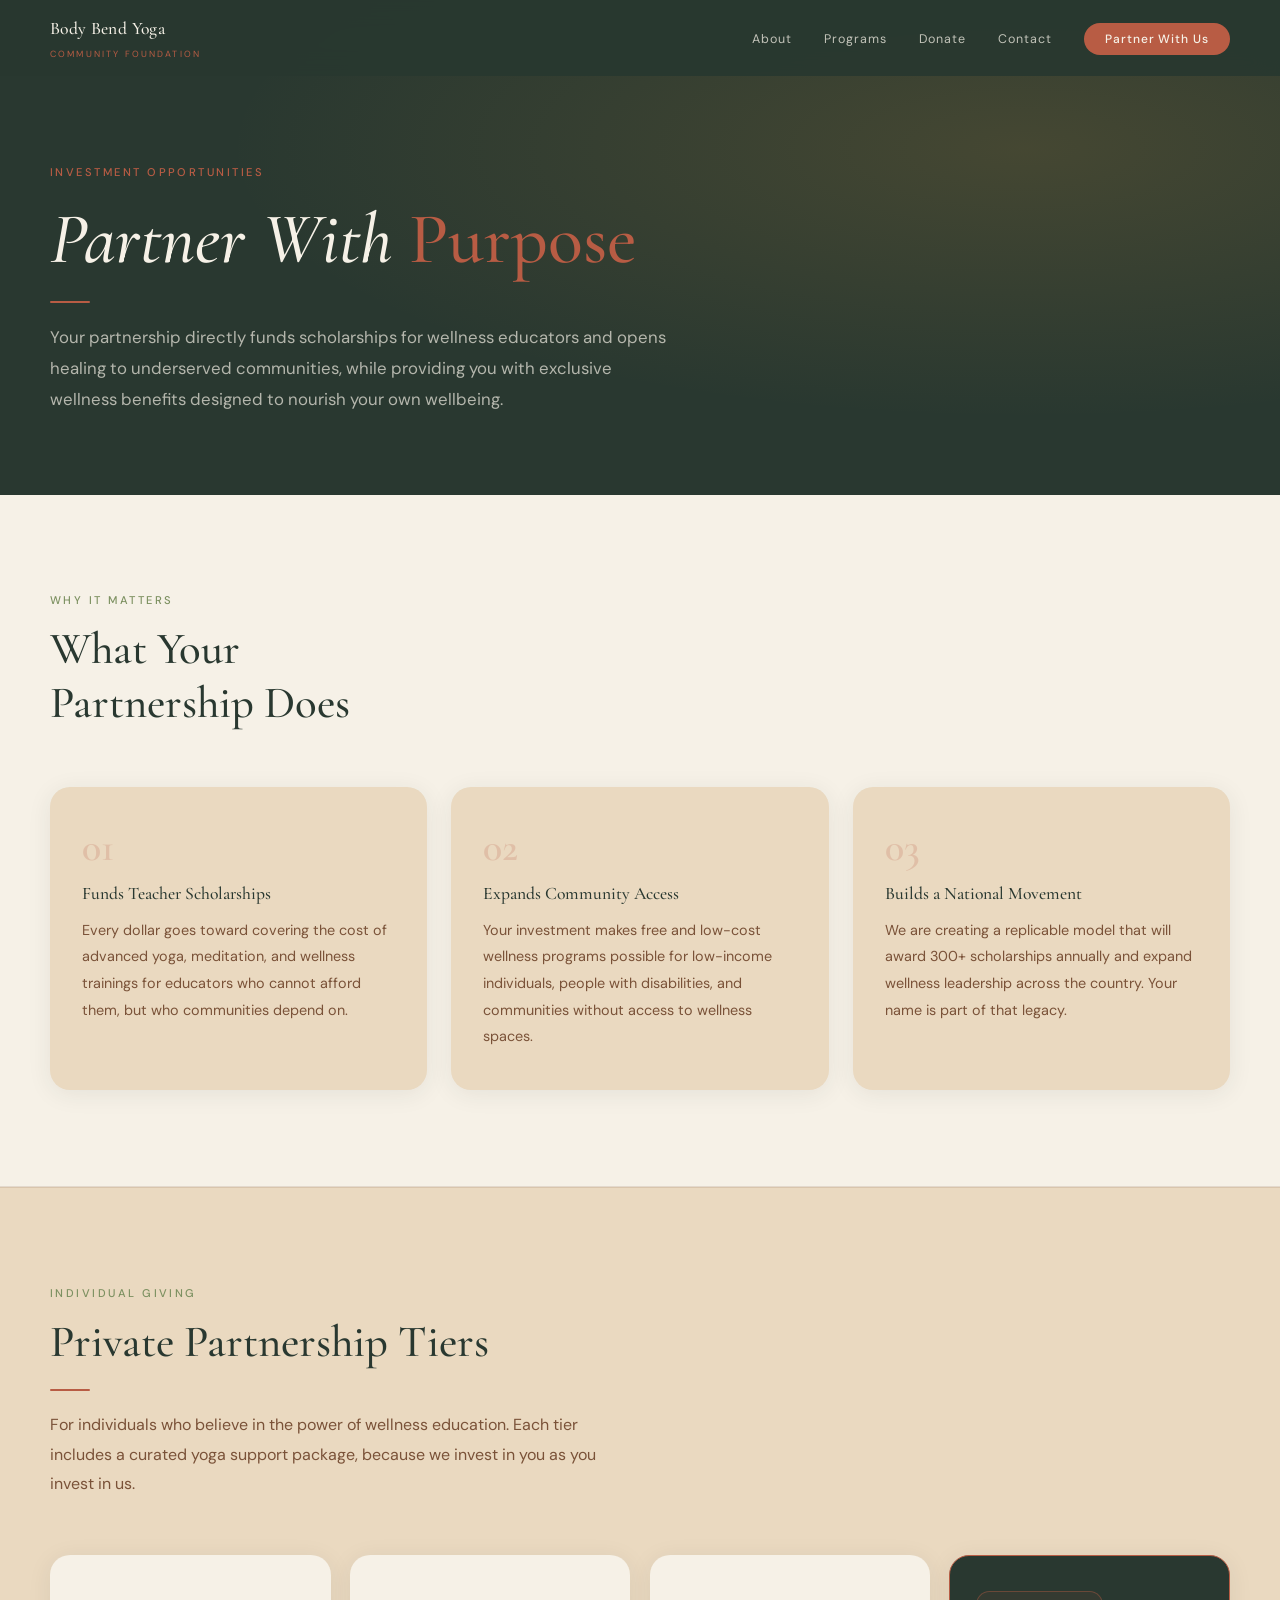
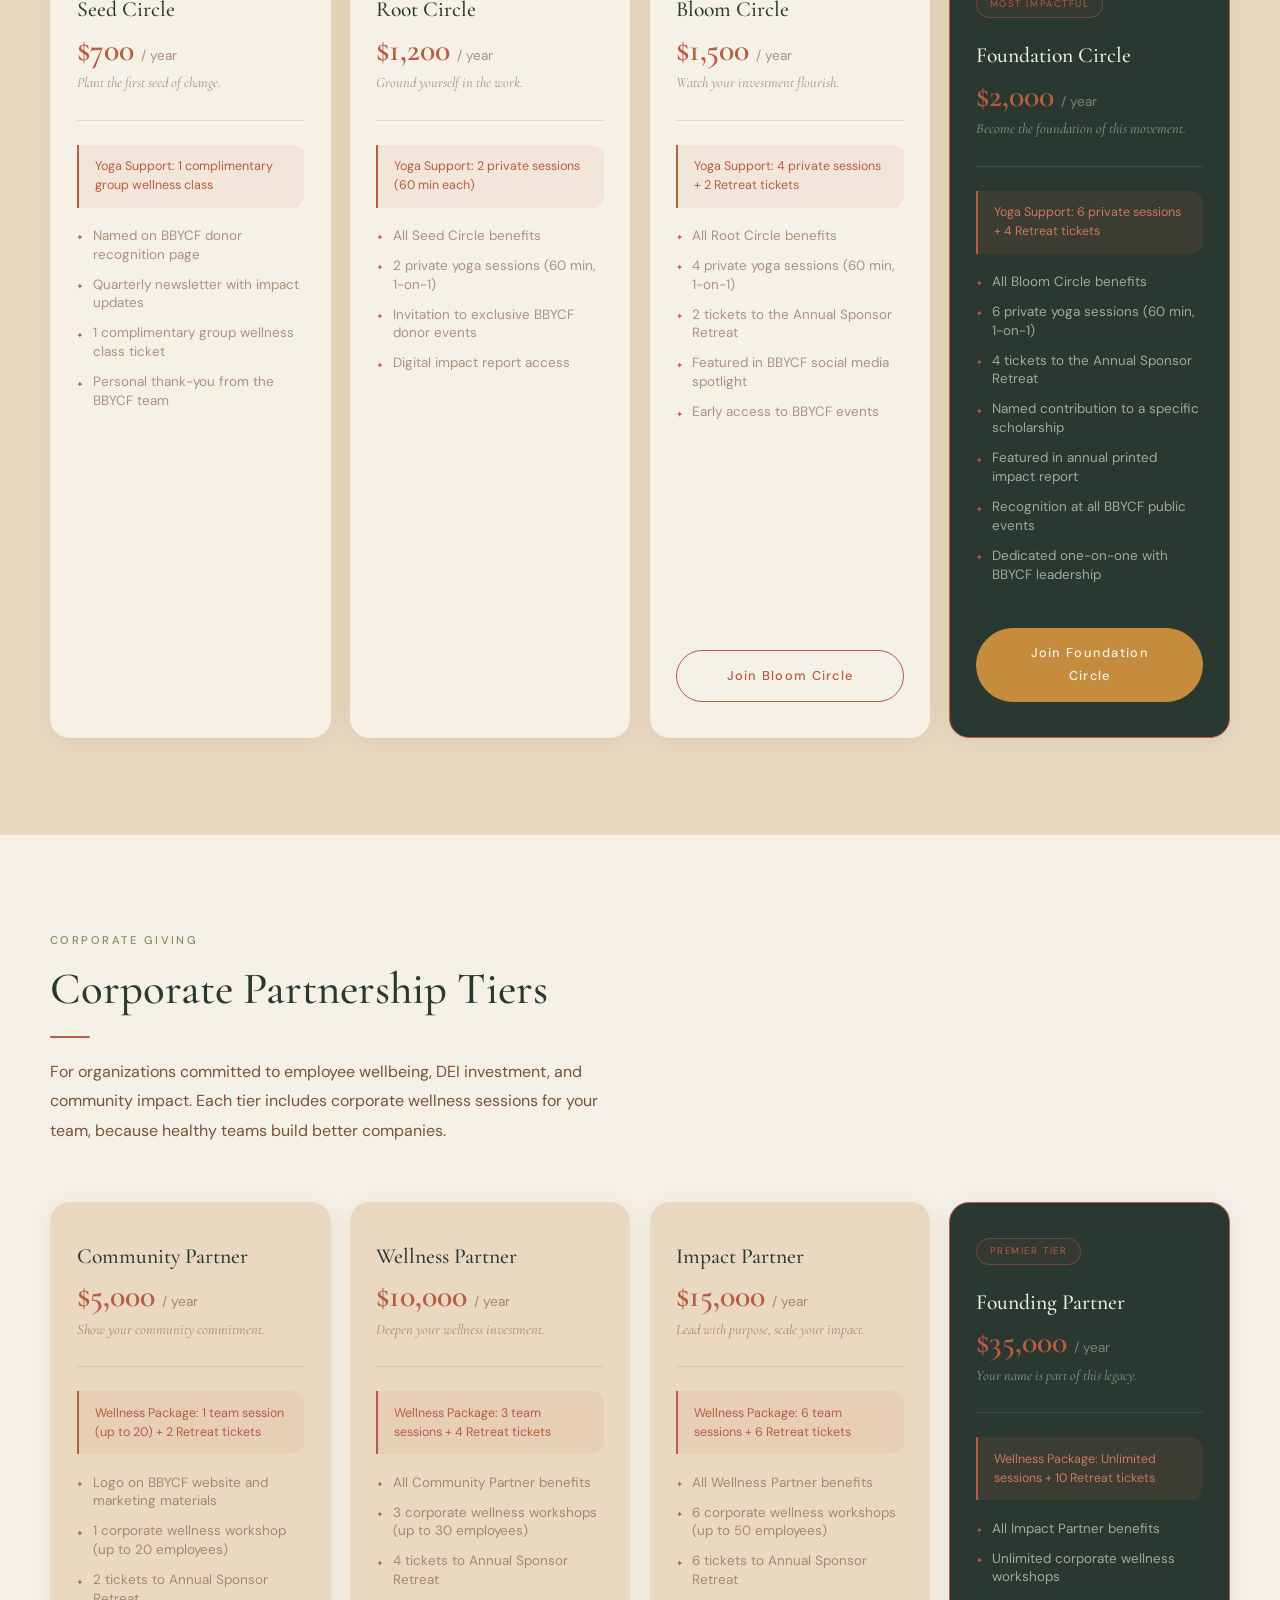
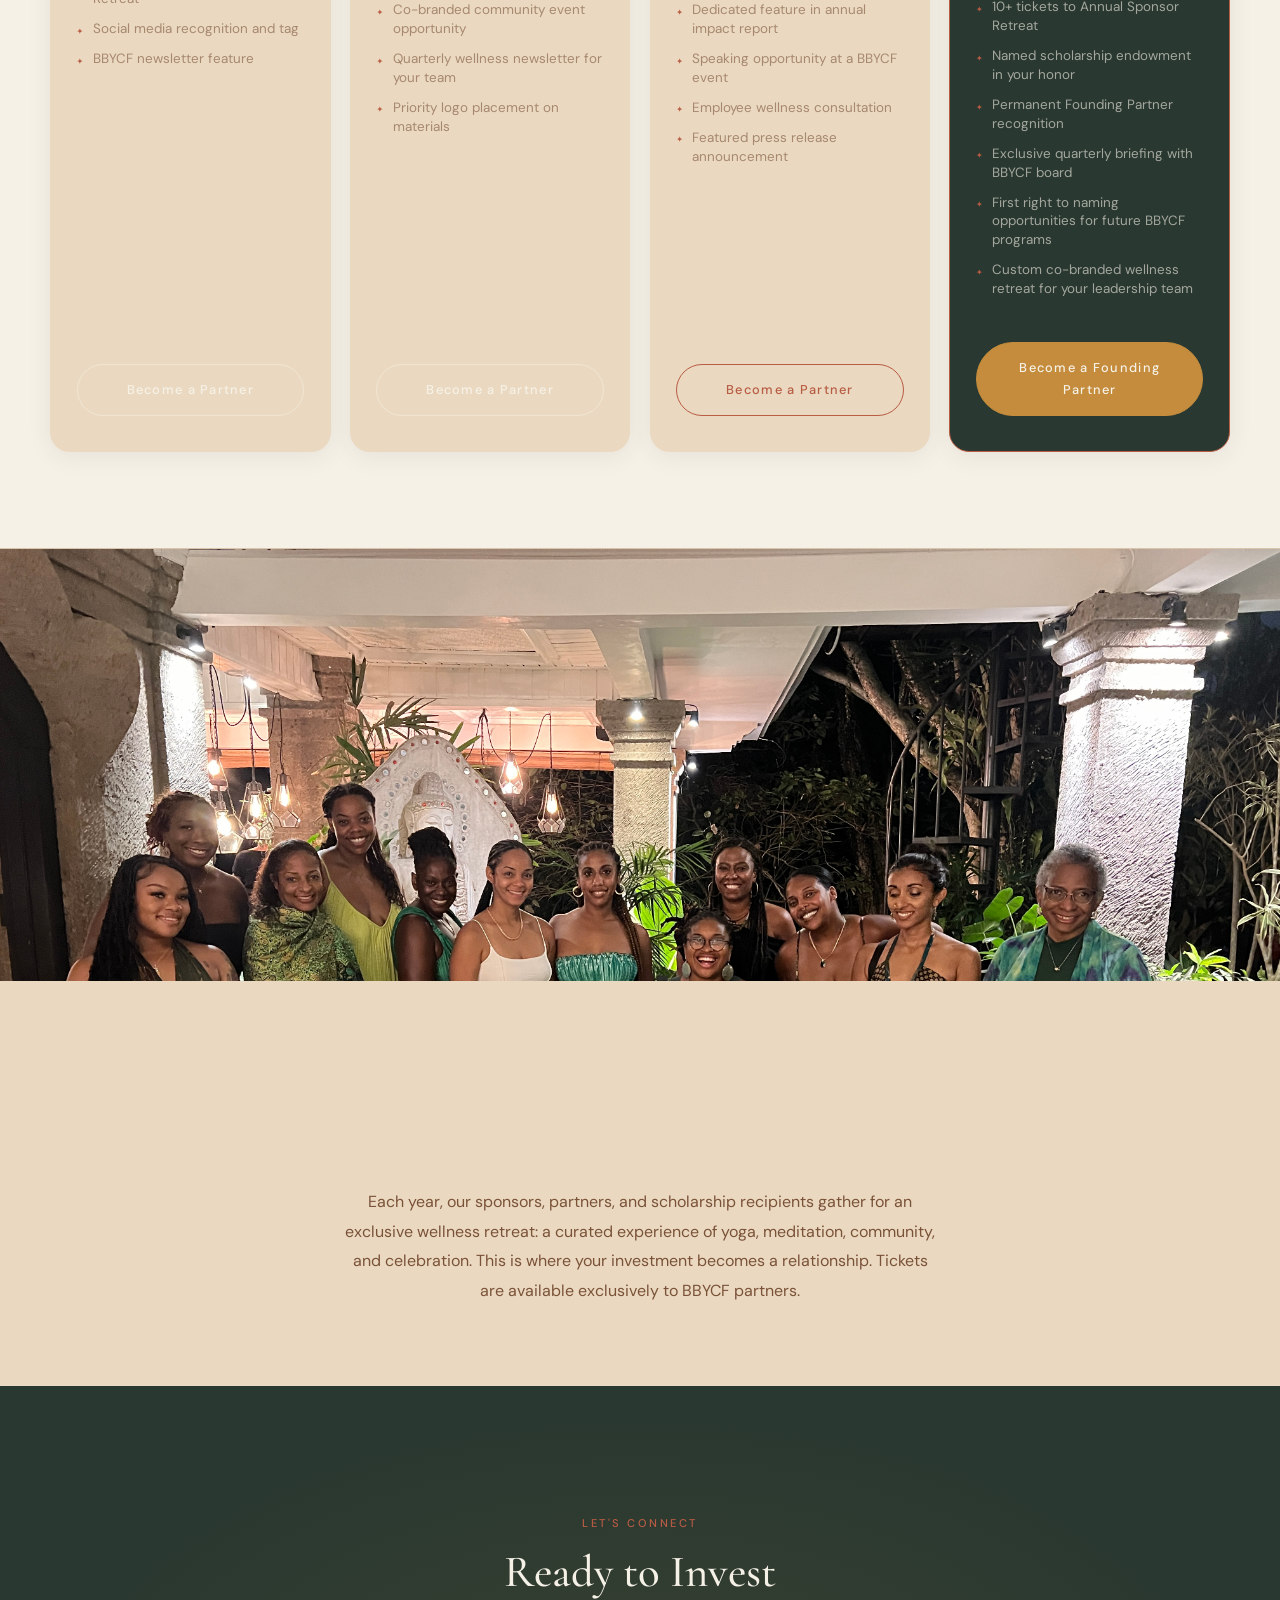
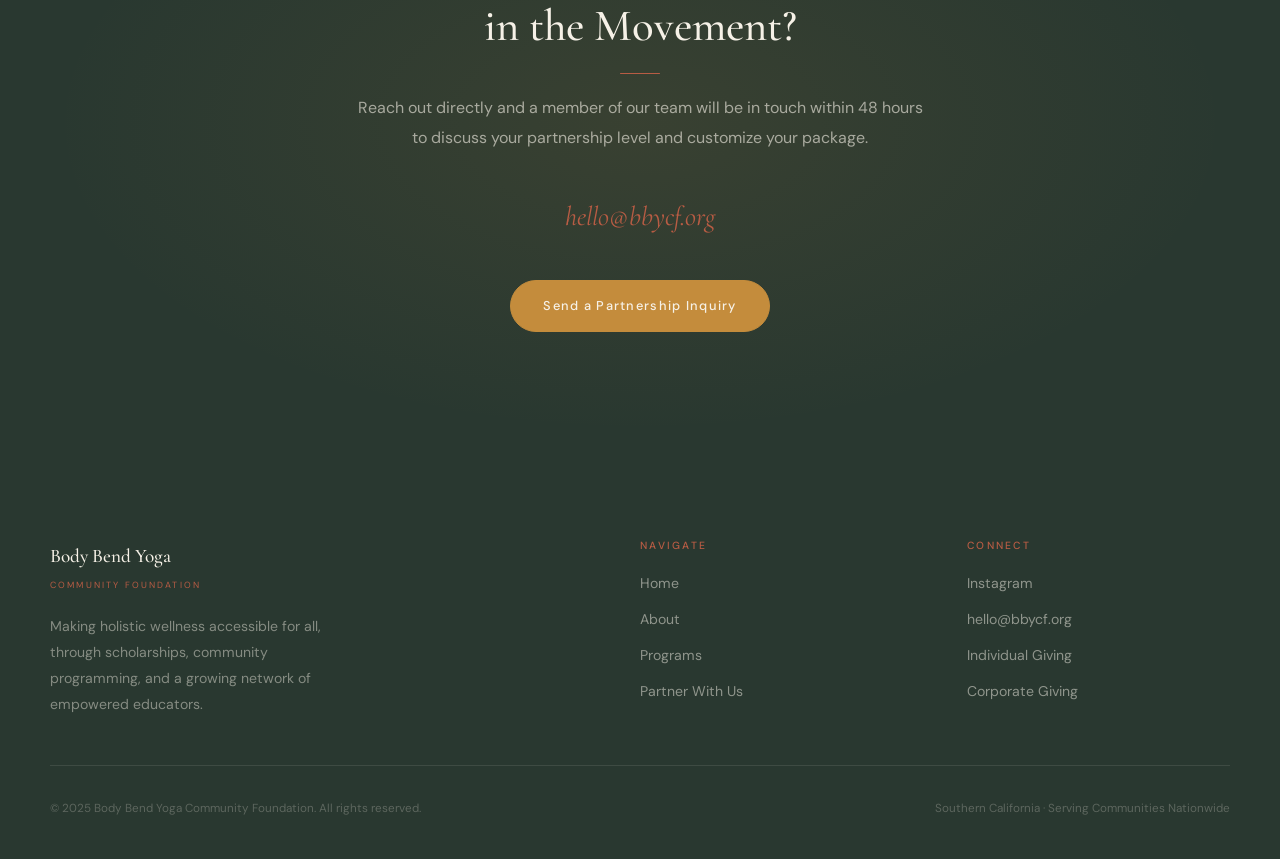
<file: archive/original-site-2026-07-13/partner.html>
<!DOCTYPE html>
<html lang="en">
<head>
  <meta charset="UTF-8" />
  <meta name="viewport" content="width=device-width, initial-scale=1.0" />
  <title>Partner With Us | Body Bend Yoga Community Foundation</title>
  <meta name="description" content="Invest in wellness education. View individual and corporate sponsorship tiers with exclusive yoga benefits and Annual Sponsor Retreat access." />
  <link rel="preconnect" href="https://fonts.googleapis.com" />
  <link rel="preconnect" href="https://fonts.gstatic.com" crossorigin />
  <link href="https://fonts.googleapis.com/css2?family=Cormorant+Garamond:ital,wght@0,400;0,500;0,600;1,400;1,500;1,600&family=DM+Sans:wght@300;400;500&display=swap" rel="stylesheet" />
  <link rel="stylesheet" href="styles.css" />
</head>
<body>

  <!-- NAVIGATION -->
  <nav class="nav dark" id="nav">
    <div class="nav-inner">
      <a href="index.html" class="nav-logo">
        <span class="nav-logo-main">Body Bend Yoga</span>
        <span class="nav-logo-sub">Community Foundation</span>
      </a>
      <ul class="nav-links">
        <li><a href="about.html">About</a></li>
        <li><a href="index.html#programs">Programs</a></li>
        <li><a href="donate.html">Donate</a></li>
        <li><a href="contact.html">Contact</a></li>
        <li><a href="partner.html" class="nav-cta">Partner With Us</a></li>
      </ul>
    </div>
  </nav>

  <!-- PARTNER HERO -->
  <section class="partner-hero">
    <div class="partner-hero-inner">
      <span class="label fade-up">Investment Opportunities</span>
      <h1 class="fade-up">Partner With <em>Purpose</em></h1>
      <div class="divider fade-up"></div>
      <p class="fade-up">Your partnership directly funds scholarships for wellness educators and opens healing to underserved communities, while providing you with exclusive wellness benefits designed to nourish your own wellbeing.</p>
    </div>
  </section>

  <!-- WHY PARTNER -->
  <section class="why-partner">
    <div class="why-inner">
      <div>
        <span class="label fade-up">Why It Matters</span>
        <h2 class="fade-up">What Your<br />Partnership Does</h2>
      </div>
      <div class="why-grid">
        <div class="why-card fade-up">
          <div class="why-number">01</div>
          <h3>Funds Teacher Scholarships</h3>
          <p>Every dollar goes toward covering the cost of advanced yoga, meditation, and wellness trainings for educators who cannot afford them, but who communities depend on.</p>
        </div>
        <div class="why-card fade-up">
          <div class="why-number">02</div>
          <h3>Expands Community Access</h3>
          <p>Your investment makes free and low-cost wellness programs possible for low-income individuals, people with disabilities, and communities without access to wellness spaces.</p>
        </div>
        <div class="why-card fade-up">
          <div class="why-number">03</div>
          <h3>Builds a National Movement</h3>
          <p>We are creating a replicable model that will award 300+ scholarships annually and expand wellness leadership across the country. Your name is part of that legacy.</p>
        </div>
      </div>
    </div>
  </section>

  <!-- INDIVIDUAL TIERS -->
  <section class="tiers tiers-private" id="individual">
    <div class="tiers-inner">
      <div class="tiers-header">
        <span class="label fade-up">Individual Giving</span>
        <h2 class="fade-up">Private Partnership Tiers</h2>
        <div class="divider fade-up"></div>
        <p class="fade-up">For individuals who believe in the power of wellness education. Each tier includes a curated yoga support package, because we invest in you as you invest in us.</p>
      </div>

      <div class="tiers-grid">

        <div class="tier-card fade-up">
          <div class="tier-name">Seed Circle</div>
          <div class="tier-price">$700 <span>/ year</span></div>
          <div class="tier-tagline">Plant the first seed of change.</div>
          <div class="package-highlight">Yoga Support: 1 complimentary group wellness class</div>
          <ul class="tier-benefits">
            <li>Named on BBYCF donor recognition page</li>
            <li>Quarterly newsletter with impact updates</li>
            <li>1 complimentary group wellness class ticket</li>
            <li>Personal thank-you from the BBYCF team</li>
          </ul>
          <a href="mailto:hello@bbycf.org?subject=Seed Circle Partnership" class="btn btn-outline">Join Seed Circle</a>
        </div>

        <div class="tier-card fade-up">
          <div class="tier-name">Root Circle</div>
          <div class="tier-price">$1,200 <span>/ year</span></div>
          <div class="tier-tagline">Ground yourself in the work.</div>
          <div class="package-highlight">Yoga Support: 2 private sessions (60 min each)</div>
          <ul class="tier-benefits">
            <li>All Seed Circle benefits</li>
            <li>2 private yoga sessions (60 min, 1-on-1)</li>
            <li>Invitation to exclusive BBYCF donor events</li>
            <li>Digital impact report access</li>
          </ul>
          <a href="mailto:hello@bbycf.org?subject=Root Circle Partnership" class="btn btn-outline">Join Root Circle</a>
        </div>

        <div class="tier-card fade-up">
          <div class="tier-name">Bloom Circle</div>
          <div class="tier-price">$1,500 <span>/ year</span></div>
          <div class="tier-tagline">Watch your investment flourish.</div>
          <div class="package-highlight">Yoga Support: 4 private sessions + 2 Retreat tickets</div>
          <ul class="tier-benefits">
            <li>All Root Circle benefits</li>
            <li>4 private yoga sessions (60 min, 1-on-1)</li>
            <li>2 tickets to the Annual Sponsor Retreat</li>
            <li>Featured in BBYCF social media spotlight</li>
            <li>Early access to BBYCF events</li>
          </ul>
          <a href="mailto:hello@bbycf.org?subject=Bloom Circle Partnership" class="btn btn-outline-rose">Join Bloom Circle</a>
        </div>

        <div class="tier-card featured fade-up">
          <div class="tier-badge">Most Impactful</div>
          <div class="tier-name">Foundation Circle</div>
          <div class="tier-price">$2,000 <span>/ year</span></div>
          <div class="tier-tagline">Become the foundation of this movement.</div>
          <div class="package-highlight">Yoga Support: 6 private sessions + 4 Retreat tickets</div>
          <ul class="tier-benefits">
            <li>All Bloom Circle benefits</li>
            <li>6 private yoga sessions (60 min, 1-on-1)</li>
            <li>4 tickets to the Annual Sponsor Retreat</li>
            <li>Named contribution to a specific scholarship</li>
            <li>Featured in annual printed impact report</li>
            <li>Recognition at all BBYCF public events</li>
            <li>Dedicated one-on-one with BBYCF leadership</li>
          </ul>
          <a href="mailto:hello@bbycf.org?subject=Foundation Circle Partnership" class="btn btn-gold">Join Foundation Circle</a>
        </div>

      </div>
    </div>
  </section>

  <!-- CORPORATE TIERS -->
  <section class="tiers tiers-corporate" id="corporate">
    <div class="tiers-inner">
      <div class="tiers-header">
        <span class="label fade-up">Corporate Giving</span>
        <h2 class="fade-up">Corporate Partnership Tiers</h2>
        <div class="divider fade-up"></div>
        <p class="fade-up">For organizations committed to employee wellbeing, DEI investment, and community impact. Each tier includes corporate wellness sessions for your team, because healthy teams build better companies.</p>
      </div>

      <div class="tiers-grid">

        <div class="tier-card fade-up">
          <div class="tier-name">Community Partner</div>
          <div class="tier-price">$5,000 <span>/ year</span></div>
          <div class="tier-tagline">Show your community commitment.</div>
          <div class="package-highlight">Wellness Package: 1 team session (up to 20) + 2 Retreat tickets</div>
          <ul class="tier-benefits">
            <li>Logo on BBYCF website and marketing materials</li>
            <li>1 corporate wellness workshop (up to 20 employees)</li>
            <li>2 tickets to Annual Sponsor Retreat</li>
            <li>Social media recognition and tag</li>
            <li>BBYCF newsletter feature</li>
          </ul>
          <a href="mailto:hello@bbycf.org?subject=Community Partner Partnership" class="btn btn-outline">Become a Partner</a>
        </div>

        <div class="tier-card fade-up">
          <div class="tier-name">Wellness Partner</div>
          <div class="tier-price">$10,000 <span>/ year</span></div>
          <div class="tier-tagline">Deepen your wellness investment.</div>
          <div class="package-highlight">Wellness Package: 3 team sessions + 4 Retreat tickets</div>
          <ul class="tier-benefits">
            <li>All Community Partner benefits</li>
            <li>3 corporate wellness workshops (up to 30 employees)</li>
            <li>4 tickets to Annual Sponsor Retreat</li>
            <li>Co-branded community event opportunity</li>
            <li>Quarterly wellness newsletter for your team</li>
            <li>Priority logo placement on materials</li>
          </ul>
          <a href="mailto:hello@bbycf.org?subject=Wellness Partner Partnership" class="btn btn-outline">Become a Partner</a>
        </div>

        <div class="tier-card fade-up">
          <div class="tier-name">Impact Partner</div>
          <div class="tier-price">$15,000 <span>/ year</span></div>
          <div class="tier-tagline">Lead with purpose, scale your impact.</div>
          <div class="package-highlight">Wellness Package: 6 team sessions + 6 Retreat tickets</div>
          <ul class="tier-benefits">
            <li>All Wellness Partner benefits</li>
            <li>6 corporate wellness workshops (up to 50 employees)</li>
            <li>6 tickets to Annual Sponsor Retreat</li>
            <li>Dedicated feature in annual impact report</li>
            <li>Speaking opportunity at a BBYCF event</li>
            <li>Employee wellness consultation</li>
            <li>Featured press release announcement</li>
          </ul>
          <a href="mailto:hello@bbycf.org?subject=Impact Partner Partnership" class="btn btn-outline-rose">Become a Partner</a>
        </div>

        <div class="tier-card featured fade-up">
          <div class="tier-badge">Premier Tier</div>
          <div class="tier-name">Founding Partner</div>
          <div class="tier-price">$35,000 <span>/ year</span></div>
          <div class="tier-tagline">Your name is part of this legacy.</div>
          <div class="package-highlight">Wellness Package: Unlimited sessions + 10 Retreat tickets</div>
          <ul class="tier-benefits">
            <li>All Impact Partner benefits</li>
            <li>Unlimited corporate wellness workshops</li>
            <li>10+ tickets to Annual Sponsor Retreat</li>
            <li>Named scholarship endowment in your honor</li>
            <li>Permanent Founding Partner recognition</li>
            <li>Exclusive quarterly briefing with BBYCF board</li>
            <li>First right to naming opportunities for future BBYCF programs</li>
            <li>Custom co-branded wellness retreat for your leadership team</li>
          </ul>
          <a href="mailto:hello@bbycf.org?subject=Founding Partner Partnership" class="btn btn-gold">Become a Founding Partner</a>
        </div>

      </div>
    </div>
  </section>

  <!-- ANNUAL RETREAT -->
  <section class="retreat-section">
    <div class="retreat-image">
      <img src="images/IMG_5658%20(1).jpg" alt="Body Bend Yoga Community Foundation community retreat" />
    </div>
    <div class="retreat-content">
      <div class="retreat-content-inner">
        <span class="label fade-up">Included with select tiers</span>
        <h2 class="fade-up">The Annual Sponsor Retreat</h2>
        <div class="divider center fade-up"></div>
        <p class="fade-up">Each year, our sponsors, partners, and scholarship recipients gather for an exclusive wellness retreat: a curated experience of yoga, meditation, community, and celebration. This is where your investment becomes a relationship. Tickets are available exclusively to BBYCF partners.</p>
      </div>
    </div>
  </section>

  <!-- INQUIRY -->
  <section class="inquiry">
    <div class="inquiry-inner">
      <span class="label fade-up">Let's Connect</span>
      <h2 class="fade-up">Ready to Invest<br />in the Movement?</h2>
      <div class="divider center fade-up"></div>
      <p class="fade-up">Reach out directly and a member of our team will be in touch within 48 hours to discuss your partnership level and customize your package.</p>
      <a href="mailto:hello@bbycf.org" class="inquiry-email fade-up">hello@bbycf.org</a>
      <a href="mailto:hello@bbycf.org?subject=BBYCF Partnership Inquiry" class="btn btn-gold fade-up">Send a Partnership Inquiry</a>
    </div>
  </section>

  <!-- FOOTER -->
  <footer>
    <div class="footer-inner">
      <div class="footer-grid">
        <div class="footer-brand">
          <div class="footer-brand-name">Body Bend Yoga</div>
          <div class="footer-brand-sub">Community Foundation</div>
          <p>Making holistic wellness accessible for all, through scholarships, community programming, and a growing network of empowered educators.</p>
        </div>
        <div class="footer-col">
          <h4>Navigate</h4>
          <a href="index.html">Home</a>
          <a href="index.html#about">About</a>
          <a href="index.html#programs">Programs</a>
          <a href="partner.html">Partner With Us</a>
        </div>
        <div class="footer-col">
          <h4>Connect</h4>
          <a href="https://www.instagram.com/bodybendyoga/" target="_blank" rel="noopener">Instagram</a>
          <a href="mailto:hello@bbycf.org">hello@bbycf.org</a>
          <a href="partner.html#individual">Individual Giving</a>
          <a href="partner.html#corporate">Corporate Giving</a>
        </div>
      </div>
      <div class="footer-bottom">
        <span>© 2025 Body Bend Yoga Community Foundation. All rights reserved.</span>
        <span>Southern California &middot; Serving Communities Nationwide</span>
      </div>
    </div>
  </footer>

  <script>
    const nav = document.getElementById('nav');
    window.addEventListener('scroll', () => {
      nav.classList.toggle('scrolled', window.scrollY > 50);
    });

    const observer = new IntersectionObserver((entries) => {
      entries.forEach(entry => {
        if (entry.isIntersecting) entry.target.classList.add('visible');
      });
    }, { threshold: 0.12 });

    document.querySelectorAll('.fade-up').forEach(el => observer.observe(el));
  </script>

</body>
</html>
</file>
<file: archive/original-site-2026-07-13/styles.css>
/* ============================================
   BODY BEND YOGA COMMUNITY FOUNDATION
   Brand Identity Stylesheet
   ============================================ */

:root {
  /* Primary Palette — Earth & Forest */
  --dusty-rose:     #B85C44;
  --dusty-rose-lt:  #CC7860;
  --sage-mist:      #7C9060;
  --warm-lavender:  #7C9060;
  --warm-earth:     #7A5238;

  /* Supporting Palette */
  --deep-plum:      #293830;
  --deep-plum-lt:   #364B3D;
  --deep-moss:      #4A6741;
  --blush-cream:    #EAD9C0;
  --petal-white:    #F6F1E7;
  --gold:           #C48C3C;

  /* Functional */
  --text-heading:   #293830;
  --text-body:      #7A5238;
  --text-muted:     rgba(122,82,56,0.6);
  --border:         rgba(122,82,56,0.15);
  --shadow:         0 4px 24px rgba(41,56,48,0.08);
  --shadow-lg:      0 12px 48px rgba(41,56,48,0.12);

  /* Typography */
  --font-display:   'Cormorant Garamond', Georgia, serif;
  --font-body:      'DM Sans', system-ui, sans-serif;

  /* Spacing & Shape */
  --max-width:      1180px;
  --nav-height:     76px;
  --radius:         12px;
  --radius-lg:      20px;
  --radius-pill:    100px;
  --transition:     0.35s ease;
}

/* === RESET & BASE === */
*, *::before, *::after { box-sizing: border-box; margin: 0; padding: 0; }
html { scroll-behavior: smooth; font-size: 16px; }

body {
  font-family: var(--font-body);
  background: var(--petal-white);
  color: var(--text-body);
  line-height: 1.75;
  -webkit-font-smoothing: antialiased;
  overflow-x: hidden;
}

img { max-width: 100%; display: block; }
a { text-decoration: none; color: inherit; }
ul { list-style: none; }

/* === TYPOGRAPHY === */
h1, h2, h3, h4 {
  font-family: var(--font-display);
  color: var(--text-heading);
  line-height: 1.2;
  font-weight: 500;
}

h1 { font-size: clamp(2.8rem, 6vw, 4.5rem); }
h2 { font-size: clamp(2rem, 3.5vw, 3rem); }
h3 { font-size: clamp(1.3rem, 2vw, 1.75rem); }

p {
  font-size: 1rem;
  color: var(--text-body);
  max-width: 620px;
  line-height: 1.85;
}

em, i { font-family: var(--font-display); font-style: italic; }

.label {
  font-family: var(--font-body);
  font-size: 0.7rem;
  font-weight: 500;
  letter-spacing: 0.22em;
  text-transform: uppercase;
  color: var(--sage-mist);
  display: block;
  margin-bottom: 0.8rem;
}

.divider {
  width: 40px;
  height: 1.5px;
  background: var(--dusty-rose);
  margin: 1.2rem 0;
  border-radius: 2px;
}
.divider.center { margin: 1.2rem auto; }
.divider.lavender { background: var(--warm-lavender); }
.divider.sage { background: var(--sage-mist); }

/* === SCROLL ANIMATIONS === */
.fade-up {
  opacity: 0;
  transform: translateY(24px);
  transition: opacity 0.7s ease, transform 0.7s ease;
}
.fade-up.visible { opacity: 1; transform: translateY(0); }
.fade-up:nth-child(2) { transition-delay: 0.1s; }
.fade-up:nth-child(3) { transition-delay: 0.2s; }
.fade-up:nth-child(4) { transition-delay: 0.3s; }
.fade-up:nth-child(5) { transition-delay: 0.4s; }

/* === BUTTONS === */
.btn {
  display: inline-block;
  padding: 0.85rem 2rem;
  font-family: var(--font-body);
  font-size: 0.8rem;
  font-weight: 500;
  letter-spacing: 0.1em;
  cursor: pointer;
  transition: all var(--transition);
  border: 1.5px solid transparent;
  border-radius: var(--radius-pill);
}

.btn-rose {
  background: var(--dusty-rose);
  color: var(--petal-white);
  border-color: var(--dusty-rose);
}
.btn-rose:hover {
  background: var(--dusty-rose-lt);
  border-color: var(--dusty-rose-lt);
  transform: translateY(-2px);
  box-shadow: 0 8px 24px rgba(184,92,68,0.3);
}

.btn-plum {
  background: var(--deep-plum);
  color: var(--petal-white);
  border-color: var(--deep-plum);
}
.btn-plum:hover {
  background: var(--deep-plum-lt);
  transform: translateY(-2px);
  box-shadow: 0 8px 24px rgba(41,56,48,0.25);
}

.btn-outline-plum {
  background: transparent;
  color: var(--deep-plum);
  border-color: var(--deep-plum);
}
.btn-outline-plum:hover {
  background: var(--deep-plum);
  color: var(--petal-white);
}

.btn-outline-rose {
  background: transparent;
  color: var(--dusty-rose);
  border-color: var(--dusty-rose);
}
.btn-outline-rose:hover {
  background: var(--dusty-rose);
  color: var(--petal-white);
}

.btn-outline-cream {
  background: transparent;
  color: var(--petal-white);
  border-color: rgba(246,241,231,0.5);
}
.btn-outline-cream:hover {
  background: rgba(246,241,231,0.12);
  border-color: var(--petal-white);
}

/* === WAVE DIVIDERS === */
.wave {
  display: block;
  width: 100%;
  line-height: 0;
  overflow: hidden;
}
.wave svg { display: block; width: 100%; }

/* === NAVIGATION === */
.nav {
  position: fixed;
  top: 0; left: 0; right: 0;
  z-index: 1000;
  height: var(--nav-height);
  display: flex;
  align-items: center;
  padding: 0 3rem;
  transition: all var(--transition);
}

.nav.scrolled {
  background: rgba(246,241,231,0.96);
  box-shadow: 0 1px 0 var(--border);
  backdrop-filter: blur(12px);
}

.nav.dark {
  background: rgba(41,56,48,0.97);
  backdrop-filter: blur(12px);
}

.nav-inner {
  display: flex;
  align-items: center;
  justify-content: space-between;
  width: 100%;
  max-width: var(--max-width);
  margin: 0 auto;
}

.nav-logo-main {
  font-family: var(--font-display);
  font-size: 1.1rem;
  color: var(--petal-white);
  font-weight: 500;
  letter-spacing: 0.02em;
  display: block;
  transition: color var(--transition);
}
.nav.scrolled .nav-logo-main { color: var(--deep-plum); }

.nav-logo-sub {
  font-size: 0.56rem;
  letter-spacing: 0.24em;
  text-transform: uppercase;
  color: var(--dusty-rose);
  display: block;
  margin-top: 2px;
}

.nav-links {
  display: flex;
  align-items: center;
  gap: 2rem;
}

.nav-links a {
  font-size: 0.78rem;
  letter-spacing: 0.08em;
  color: rgba(246,241,231,0.8);
  transition: color var(--transition);
}
.nav.scrolled .nav-links a { color: var(--text-muted); }
.nav.dark .nav-links a { color: rgba(246,241,231,0.75); }
.nav-links a:hover { color: var(--dusty-rose) !important; }

.nav-links .nav-cta {
  background: var(--dusty-rose);
  color: var(--petal-white) !important;
  padding: 0.5rem 1.3rem;
  border-radius: var(--radius-pill);
  font-size: 0.75rem;
  font-weight: 500;
}
.nav-links .nav-cta:hover {
  background: var(--dusty-rose-lt);
  transform: translateY(-1px);
}

/* === HERO === */
.hero {
  position: relative;
  height: 100vh;
  min-height: 680px;
  display: flex;
  align-items: center;
  overflow: hidden;
}

.hero-bg {
  position: absolute;
  inset: 0;
  background-image: url('images/6a25bd227867eaf8a1f1d8aca8cb63e7.jpg');
  background-size: cover;
  background-position: center center;
  transform: scale(1.04);
  transition: transform 10s ease;
}

.hero.loaded .hero-bg { transform: scale(1); }

.hero-overlay {
  position: absolute;
  inset: 0;
  background: linear-gradient(
    135deg,
    rgba(41,56,48,0.82) 0%,
    rgba(41,56,48,0.50) 55%,
    rgba(196,140,60,0.18) 100%
  );
}

.hero-content {
  position: relative;
  z-index: 2;
  padding: 0 3rem;
  max-width: var(--max-width);
  margin: 0 auto;
  width: 100%;
  padding-top: var(--nav-height);
}

.hero h1 {
  color: var(--petal-white);
  font-size: clamp(3rem, 6.5vw, 5.5rem);
  line-height: 1.1;
  font-weight: 400;
  font-style: italic;
  margin-bottom: 1.5rem;
  max-width: 700px;
}

.hero h1 span {
  font-style: normal;
  color: rgba(246,241,231,0.9);
}

.hero-mission {
  font-family: var(--font-body);
  color: rgba(246,241,231,0.8);
  font-size: 1.05rem;
  max-width: 480px;
  margin-bottom: 2.5rem;
  line-height: 1.8;
}

.hero-actions { display: flex; gap: 1rem; flex-wrap: wrap; }

/* Wave at bottom of hero */
.hero-wave {
  position: absolute;
  bottom: -1px;
  left: 0;
  right: 0;
  z-index: 3;
}

/* === MISSION BLOCK === */
.mission-block {
  background: var(--blush-cream);
  padding: 6rem 3rem;
  text-align: center;
  position: relative;
  overflow: hidden;
}

.mission-block::before {
  content: '';
  position: absolute;
  top: 50%; left: 50%;
  transform: translate(-50%, -50%);
  width: 480px; height: 480px;
  border-radius: 50%;
  border: 1px solid rgba(122,82,56,0.06);
}

.mission-block::after {
  content: '';
  position: absolute;
  top: 50%; left: 50%;
  transform: translate(-50%, -50%);
  width: 280px; height: 280px;
  border-radius: 50%;
  border: 1px solid rgba(122,82,56,0.08);
}

.mission-block-inner {
  max-width: 760px;
  margin: 0 auto;
}

.mission-text {
  font-family: var(--font-display);
  font-style: italic;
  font-size: clamp(1.4rem, 2.5vw, 2rem);
  color: var(--deep-plum);
  line-height: 1.55;
  margin-bottom: 2rem;
}

.mission-sub {
  font-size: 0.95rem;
  color: var(--text-muted);
  max-width: none;
  margin: 0 auto;
}

/* === IMPACT NUMBERS === */
.impact {
  background: var(--petal-white);
  padding: 6rem 3rem;
  border-top: 1px solid var(--border);
}

.impact-inner { max-width: var(--max-width); margin: 0 auto; }

.impact-grid {
  display: grid;
  grid-template-columns: repeat(3, 1fr);
  gap: 2rem;
  margin-top: 3rem;
}

.impact-item {
  background: var(--blush-cream);
  border-radius: var(--radius-lg);
  padding: 2.5rem 2rem;
  text-align: center;
  transition: transform var(--transition), box-shadow var(--transition);
}

.impact-item:hover {
  transform: translateY(-4px);
  box-shadow: var(--shadow);
}

.impact-number {
  font-family: var(--font-display);
  font-size: clamp(2.5rem, 5vw, 4rem);
  color: var(--deep-plum);
  font-weight: 600;
  line-height: 1;
  margin-bottom: 0.6rem;
}

.impact-label {
  font-size: 0.82rem;
  color: var(--text-muted);
  letter-spacing: 0.06em;
  line-height: 1.5;
}

/* === STORIES === */
.stories {
  background: var(--blush-cream);
  padding: 7rem 3rem;
  position: relative;
}

.stories-inner { max-width: var(--max-width); margin: 0 auto; }

.stories-grid {
  display: grid;
  grid-template-columns: repeat(3, 1fr);
  gap: 1.5rem;
  margin-top: 3.5rem;
}

.story-card {
  background: var(--petal-white);
  border-radius: var(--radius-lg);
  overflow: hidden;
  box-shadow: var(--shadow);
  transition: transform var(--transition), box-shadow var(--transition);
}

.story-card:hover {
  transform: translateY(-5px);
  box-shadow: var(--shadow-lg);
}

.story-card-image {
  width: 100%;
  height: 240px;
  object-fit: cover;
  object-position: center 65%;
}

.story-card-body { padding: 1.8rem; }

.story-quote {
  font-family: var(--font-display);
  font-style: italic;
  font-size: 1.05rem;
  color: var(--warm-lavender);
  line-height: 1.55;
  margin-bottom: 1rem;
  border-left: 2px solid var(--warm-lavender);
  padding-left: 1rem;
}

.story-name {
  font-size: 0.8rem;
  font-weight: 500;
  color: var(--deep-plum);
  letter-spacing: 0.06em;
}

.story-detail {
  font-size: 0.75rem;
  color: var(--text-muted);
}

/* === ABOUT / WHO WE SERVE === */
.about {
  background: var(--petal-white);
  padding: 7rem 3rem;
}

.about-inner {
  max-width: var(--max-width);
  margin: 0 auto;
  display: grid;
  grid-template-columns: 1fr 1fr;
  gap: 6rem;
  align-items: center;
}

.about-image {
  position: relative;
  border-radius: var(--radius-lg);
  overflow: hidden;
  box-shadow: var(--shadow-lg);
}

.about-image img {
  width: 100%;
  height: 560px;
  object-fit: cover;
  object-position: center top;
  transition: transform 0.8s ease;
}

.about-image:hover img { transform: scale(1.03); }

.about-image-tag {
  position: absolute;
  bottom: 1.5rem;
  left: 1.5rem;
  background: rgba(246,241,231,0.92);
  backdrop-filter: blur(8px);
  color: var(--deep-plum);
  padding: 0.8rem 1.2rem;
  border-radius: var(--radius);
  font-family: var(--font-display);
  font-style: italic;
  font-size: 0.95rem;
}

.about-text h2 { margin-bottom: 1.2rem; }
.about-text p { margin-bottom: 1.1rem; }

/* Stacked two-photo layout for about sections */
.about-image-stack {
  display: flex;
  flex-direction: column;
  gap: 1rem;
}

.about-image-small {
  position: relative;
  border-radius: var(--radius-lg);
  overflow: hidden;
  box-shadow: var(--shadow-lg);
}

.about-image-small img {
  width: 100%;
  height: auto;
  object-fit: contain;
  object-position: center top;
  transition: transform 0.8s ease;
  display: block;
}

.about-image-small:hover img { transform: scale(1.03); }

/* === PROGRAMS === */
.programs {
  background: var(--blush-cream);
  padding: 7rem 3rem;
}

.programs-inner { max-width: var(--max-width); margin: 0 auto; }

.programs-header {
  display: grid;
  grid-template-columns: 1fr 1fr;
  gap: 4rem;
  align-items: end;
  margin-bottom: 3.5rem;
}

.programs-header p { max-width: none; }

.programs-grid {
  display: grid;
  grid-template-columns: repeat(3, 1fr);
  gap: 1.5rem;
}

.program-card {
  background: var(--petal-white);
  border-radius: var(--radius-lg);
  padding: 2.2rem 1.8rem;
  box-shadow: var(--shadow);
  transition: transform var(--transition), box-shadow var(--transition);
}

.program-card:hover {
  transform: translateY(-4px);
  box-shadow: var(--shadow-lg);
}

.program-number {
  font-family: var(--font-display);
  font-size: 1.8rem;
  color: rgba(184,92,68,0.25);
  line-height: 1;
  margin-bottom: 1rem;
  font-weight: 600;
}

.program-card h3 { font-size: 1.15rem; margin-bottom: 0.7rem; }
.program-card p { font-size: 0.9rem; max-width: none; }

/* === COMMUNITY FULL BLEED === */
.community {
  position: relative;
  height: 60vh;
  min-height: 420px;
  overflow: hidden;
  display: flex;
  align-items: center;
}

.community-bg { position: absolute; inset: 0; }
.community-bg img { width: 100%; height: 100%; object-fit: cover; }

.community-overlay {
  position: absolute;
  inset: 0;
  background: linear-gradient(
    90deg,
    rgba(41,56,48,0.90) 0%,
    rgba(41,56,48,0.55) 50%,
    rgba(41,56,48,0.15) 100%
  );
}

.community-content {
  position: relative;
  z-index: 2;
  padding: 0 3rem;
  max-width: var(--max-width);
  margin: 0 auto;
  width: 100%;
}

.community-content .label { color: var(--dusty-rose); }
.community-content h2 { color: var(--petal-white); max-width: 500px; margin-bottom: 1rem; }
.community-content p { color: rgba(246,241,231,0.75); margin-bottom: 2rem; }

/* === LEADERSHIP === */
.leadership {
  background: var(--petal-white);
  padding: 7rem 3rem;
  border-top: 1px solid var(--border);
}

.leadership-inner {
  max-width: var(--max-width);
  margin: 0 auto;
  display: grid;
  grid-template-columns: 360px 1fr;
  gap: 6rem;
  align-items: center;
}

.leadership-photo {
  position: relative;
  border-radius: var(--radius-lg);
  overflow: hidden;
  box-shadow: var(--shadow-lg);
}

.leadership-photo img {
  width: 100%;
  height: 480px;
  object-fit: cover;
  object-position: center top;
  transition: transform 0.8s ease;
}

.leadership-photo:hover img { transform: scale(1.03); }

.leadership-photo-tag {
  position: absolute;
  bottom: 0; left: 0; right: 0;
  background: linear-gradient(to top, rgba(41,56,48,0.85), transparent);
  padding: 2.5rem 1.5rem 1.2rem;
}

.leadership-photo-tag span {
  font-size: 0.65rem;
  letter-spacing: 0.2em;
  text-transform: uppercase;
  color: var(--dusty-rose);
}

.leader-name {
  font-family: var(--font-display);
  font-size: 2.2rem;
  color: var(--deep-plum);
  font-weight: 500;
  margin-bottom: 0.2rem;
}

.leader-title {
  font-size: 0.7rem;
  letter-spacing: 0.2em;
  text-transform: uppercase;
  color: var(--dusty-rose);
  display: block;
  margin-bottom: 1.5rem;
}

.leadership-text p { margin-bottom: 1rem; }

.board-list {
  margin-top: 2.5rem;
  padding-top: 2rem;
  border-top: 1px solid var(--border);
}

.board-list-label {
  font-size: 0.65rem;
  letter-spacing: 0.22em;
  text-transform: uppercase;
  color: var(--text-muted);
  margin-bottom: 1rem;
  display: block;
}

.board-members { display: flex; flex-wrap: wrap; gap: 1.5rem; margin-top: 0.5rem; }

.board-member-card {
  display: flex;
  flex-direction: column;
  align-items: center;
  text-align: center;
  gap: 0.75rem;
  background: var(--blush-cream);
  border: 1px solid var(--border);
  border-radius: 0.75rem;
  padding: 1.25rem 1.25rem 1rem;
  width: 140px;
  transition: all var(--transition);
}

.board-member-card:hover {
  background: var(--deep-plum);
  border-color: var(--deep-plum);
}

.board-member-card:hover .board-member-name,
.board-member-card:hover .board-member-role {
  color: var(--petal-white);
}

.board-member-photo {
  width: 100px;
  height: 100px;
  border-radius: 50%;
  overflow: hidden;
  flex-shrink: 0;
}

.board-member-photo img {
  width: 100%;
  height: 100%;
  object-fit: cover;
  object-position: top;
}

.board-member-info {
  display: flex;
  flex-direction: column;
  gap: 0.2rem;
}

.board-member-name {
  font-size: 0.85rem;
  font-weight: 500;
  color: var(--text-heading);
}

.board-member-role {
  font-size: 0.72rem;
  color: var(--text-muted);
  letter-spacing: 0.05em;
}

/* === DONOR APPEAL === */
.donor-appeal {
  background: var(--deep-plum);
  padding: 8rem 3rem;
  text-align: center;
  position: relative;
  overflow: hidden;
}

.donor-appeal::before {
  content: '';
  position: absolute;
  top: 50%; left: 50%;
  transform: translate(-50%, -50%);
  width: 700px;
  height: 700px;
  background: radial-gradient(circle, rgba(196,140,60,0.12) 0%, rgba(124,144,96,0.06) 45%, transparent 70%);
  border-radius: 50%;
}

.donor-appeal::after {
  content: '';
  position: absolute;
  top: 50%; left: 50%;
  transform: translate(-50%, -50%);
  width: 380px;
  height: 380px;
  border-radius: 50%;
  border: 1px solid rgba(196,140,60,0.1);
}

.donor-appeal-inner {
  position: relative;
  z-index: 1;
  max-width: 720px;
  margin: 0 auto;
}

.donor-appeal .label { color: var(--dusty-rose); }
.donor-appeal h2 { color: var(--petal-white); margin-bottom: 1rem; }
.donor-appeal p { color: rgba(246,241,231,0.65); margin: 0 auto 3rem; }
.donor-appeal .divider { background: var(--dusty-rose); margin: 1.2rem auto; }

.donor-amounts {
  display: grid;
  grid-template-columns: repeat(4, 1fr);
  gap: 1rem;
  margin-bottom: 3rem;
}

.donor-amount {
  background: rgba(246,241,231,0.06);
  border: 1px solid rgba(246,241,231,0.1);
  border-radius: var(--radius-lg);
  padding: 1.5rem 1rem;
  transition: all var(--transition);
}

.donor-amount:hover {
  background: rgba(246,241,231,0.1);
  border-color: var(--dusty-rose);
  transform: translateY(-3px);
}

.donor-amount-price {
  font-family: var(--font-display);
  font-size: 1.8rem;
  color: var(--dusty-rose);
  font-weight: 600;
  line-height: 1;
  margin-bottom: 0.5rem;
}

.donor-amount-impact {
  font-size: 0.78rem;
  color: rgba(246,241,231,0.55);
  line-height: 1.4;
}

/* === PARTNER CTA === */
.partner-cta {
  padding: 8rem 3rem;
  background: var(--blush-cream);
  text-align: center;
  border-top: 1px solid var(--border);
}

.partner-cta-inner {
  max-width: 660px;
  margin: 0 auto;
}

.partner-cta h2 { margin-bottom: 1rem; }
.partner-cta p { margin: 0 auto 2.5rem; }

/* === FOOTER === */
footer {
  background: var(--deep-plum);
  padding: 5rem 3rem 2.5rem;
}

.footer-inner { max-width: var(--max-width); margin: 0 auto; }

.footer-grid {
  display: grid;
  grid-template-columns: 2fr 1fr 1fr;
  gap: 4rem;
  padding-bottom: 3rem;
  border-bottom: 1px solid rgba(246,241,231,0.1);
  margin-bottom: 2rem;
}

.footer-brand-name {
  font-family: var(--font-display);
  font-size: 1.2rem;
  color: var(--petal-white);
  font-weight: 500;
  margin-bottom: 0.3rem;
}

.footer-brand-sub {
  font-size: 0.56rem;
  letter-spacing: 0.24em;
  text-transform: uppercase;
  color: var(--dusty-rose);
  margin-bottom: 1.2rem;
}

.footer-brand p {
  font-size: 0.88rem;
  color: rgba(246,241,231,0.45);
  max-width: 280px;
}

.footer-email-signup {
  margin-top: 1.5rem;
  display: flex;
  gap: 0;
  max-width: 280px;
}

.footer-email-input {
  background: rgba(246,241,231,0.08);
  border: 1px solid rgba(246,241,231,0.15);
  border-right: none;
  color: var(--petal-white);
  padding: 0.7rem 1rem;
  font-family: var(--font-body);
  font-size: 0.82rem;
  outline: none;
  flex: 1;
  border-radius: var(--radius-pill) 0 0 var(--radius-pill);
}

.footer-email-input::placeholder { color: rgba(246,241,231,0.3); }

.footer-email-btn {
  background: var(--dusty-rose);
  border: none;
  color: var(--petal-white);
  padding: 0.7rem 1.2rem;
  font-family: var(--font-body);
  font-size: 0.75rem;
  font-weight: 500;
  letter-spacing: 0.08em;
  cursor: pointer;
  transition: background var(--transition);
  border-radius: 0 var(--radius-pill) var(--radius-pill) 0;
  white-space: nowrap;
}

.footer-email-btn:hover { background: var(--dusty-rose-lt); }

.footer-col h4 {
  font-family: var(--font-body);
  font-size: 0.65rem;
  letter-spacing: 0.22em;
  text-transform: uppercase;
  color: var(--dusty-rose);
  font-weight: 500;
  margin-bottom: 1.2rem;
}

.footer-col a {
  display: block;
  color: rgba(246,241,231,0.5);
  font-size: 0.88rem;
  margin-bottom: 0.7rem;
  transition: color var(--transition);
}

.footer-col a:hover { color: var(--petal-white); }

.footer-bottom {
  display: flex;
  justify-content: space-between;
  align-items: center;
  font-size: 0.73rem;
  color: rgba(246,241,231,0.25);
}

/* ============================================
   PARTNER PAGE
   ============================================ */

.partner-hero {
  min-height: 55vh;
  display: flex;
  align-items: flex-end;
  padding: calc(var(--nav-height) + 4rem) 3rem 5rem;
  background: var(--deep-plum);
  position: relative;
  overflow: hidden;
}

.partner-hero::before {
  content: '';
  position: absolute;
  inset: 0;
  background: radial-gradient(ellipse at 80% 30%, rgba(196,140,60,0.18) 0%, transparent 55%);
}

.partner-hero-inner {
  position: relative;
  z-index: 1;
  max-width: var(--max-width);
  margin: 0 auto;
  width: 100%;
}

.partner-hero .label { color: var(--dusty-rose); }
.partner-hero h1 { color: var(--petal-white); font-style: italic; }
.partner-hero h1 em { font-style: normal; color: var(--dusty-rose); }
.partner-hero p { color: rgba(246,241,231,0.68); font-size: 1.05rem; }
.partner-hero .divider { background: var(--dusty-rose); }

/* Why Partner */
.why-partner {
  padding: 6rem 3rem;
  background: var(--petal-white);
  border-bottom: 1px solid var(--border);
}

.why-inner { max-width: var(--max-width); margin: 0 auto; }

.why-grid {
  display: grid;
  grid-template-columns: repeat(3, 1fr);
  gap: 1.5rem;
  margin-top: 3.5rem;
}

.why-card {
  background: var(--blush-cream);
  padding: 2.5rem 2rem;
  border-radius: var(--radius-lg);
  box-shadow: var(--shadow);
  transition: all var(--transition);
}

.why-card:hover {
  transform: translateY(-4px);
  box-shadow: var(--shadow-lg);
}

.why-number {
  font-family: var(--font-display);
  font-size: 2.5rem;
  color: rgba(184,92,68,0.2);
  line-height: 1;
  margin-bottom: 1rem;
  font-weight: 600;
}

.why-card h3 { font-size: 1.1rem; margin-bottom: 0.8rem; }
.why-card p { font-size: 0.9rem; max-width: none; }

/* Tiers */
.tiers { padding: 6rem 3rem; border-top: 1px solid var(--border); }
.tiers-private { background: var(--blush-cream); }
.tiers-corporate { background: var(--petal-white); }

.tiers-inner { max-width: var(--max-width); margin: 0 auto; }
.tiers-header { margin-bottom: 3.5rem; }
.tiers-header p { max-width: 560px; }

.tiers-grid {
  display: grid;
  grid-template-columns: repeat(4, 1fr);
  gap: 1.2rem;
}

.tier-card {
  background: var(--petal-white);
  padding: 2.2rem 1.6rem;
  border-radius: var(--radius-lg);
  display: flex;
  flex-direction: column;
  box-shadow: var(--shadow);
  transition: all var(--transition);
  border: 1.5px solid transparent;
}

.tiers-corporate .tier-card { background: var(--blush-cream); }

.tier-card:hover {
  transform: translateY(-5px);
  box-shadow: var(--shadow-lg);
  border-color: var(--dusty-rose);
}

.tier-card.featured {
  background: var(--deep-plum);
  border-color: var(--dusty-rose);
}

.tier-card.featured:hover { background: var(--deep-plum-lt); }

.tier-badge {
  display: inline-block;
  font-size: 0.6rem;
  letter-spacing: 0.16em;
  text-transform: uppercase;
  color: var(--dusty-rose);
  border: 1px solid rgba(184,92,68,0.4);
  border-radius: var(--radius-pill);
  padding: 0.25rem 0.8rem;
  margin-bottom: 1.2rem;
  width: fit-content;
  background: rgba(184,92,68,0.08);
}

.tier-name {
  font-family: var(--font-display);
  font-size: 1.35rem;
  color: var(--deep-plum);
  margin-bottom: 0.3rem;
  font-weight: 500;
}

.tier-card.featured .tier-name { color: var(--petal-white); }

.tier-price {
  font-family: var(--font-display);
  font-size: 2rem;
  font-weight: 600;
  color: var(--dusty-rose);
  line-height: 1;
  margin-bottom: 0.3rem;
}

.tier-price span { font-size: 0.85rem; font-weight: 400; color: var(--text-muted); font-family: var(--font-body); }
.tier-card.featured .tier-price span { color: rgba(246,241,231,0.4); }

.tier-tagline {
  font-family: var(--font-display);
  font-style: italic;
  font-size: 0.9rem;
  color: var(--text-muted);
  margin-bottom: 1.5rem;
  padding-bottom: 1.5rem;
  border-bottom: 1px solid var(--border);
}

.tier-card.featured .tier-tagline {
  color: rgba(246,241,231,0.5);
  border-bottom-color: rgba(246,241,231,0.1);
}

.package-highlight {
  background: rgba(184,92,68,0.08);
  border-left: 2px solid var(--dusty-rose);
  border-radius: 0 var(--radius) var(--radius) 0;
  padding: 0.8rem 1rem;
  font-size: 0.78rem;
  color: var(--dusty-rose);
  margin-bottom: 1.2rem;
  line-height: 1.5;
}

.tier-card.featured .package-highlight {
  background: rgba(184,92,68,0.12);
  color: var(--dusty-rose-lt);
}

.tier-benefits { flex: 1; margin-bottom: 2rem; }

.tier-benefits li {
  display: flex;
  align-items: flex-start;
  gap: 0.6rem;
  font-size: 0.84rem;
  color: var(--text-muted);
  margin-bottom: 0.7rem;
  line-height: 1.4;
}

.tier-card.featured .tier-benefits li { color: rgba(246,241,231,0.6); }

.tier-benefits li::before {
  content: '✦';
  color: var(--dusty-rose);
  font-size: 0.5rem;
  flex-shrink: 0;
  margin-top: 0.35rem;
}

.tier-card .btn { width: 100%; text-align: center; }

/* Retreat */
.retreat-section { background: var(--blush-cream); border-top: 1px solid var(--border); }
.retreat-image { width: 100%; height: 48vh; min-height: 340px; overflow: hidden; border-radius: 0; }
.retreat-image img { width: 100%; height: 100%; object-fit: cover; object-position: center top; }
.retreat-content { padding: 5rem 3rem; text-align: center; }
.retreat-content-inner { max-width: 600px; margin: 0 auto; }
.retreat-content h2 { margin-bottom: 1rem; }
.retreat-content p { margin: 0 auto; }

/* Inquiry */
.inquiry {
  padding: 8rem 3rem;
  background: var(--deep-plum);
  text-align: center;
  position: relative;
  overflow: hidden;
}

.inquiry::before {
  content: '';
  position: absolute;
  inset: 0;
  background: radial-gradient(ellipse at center, rgba(196,140,60,0.1) 0%, transparent 65%);
}

.inquiry-inner { position: relative; z-index: 1; max-width: 580px; margin: 0 auto; }
.inquiry .label { color: var(--dusty-rose); }
.inquiry h2 { color: var(--petal-white); margin-bottom: 1rem; }
.inquiry .divider { background: var(--dusty-rose); margin: 1.2rem auto; }
.inquiry p { color: rgba(246,241,231,0.6); margin: 0 auto 2.5rem; }

.inquiry-email {
  display: block;
  font-family: var(--font-display);
  font-size: clamp(1.2rem, 2.5vw, 1.7rem);
  font-style: italic;
  color: var(--dusty-rose);
  margin-bottom: 2.5rem;
  transition: color var(--transition);
}

.inquiry-email:hover { color: var(--dusty-rose-lt); }

/* ============================================
   PAGE HERO (About, Donate, Contact)
   ============================================ */

.page-hero {
  min-height: 48vh;
  display: flex;
  align-items: flex-end;
  padding: calc(var(--nav-height) + 4rem) 3rem 5rem;
  background: var(--deep-plum);
  position: relative;
  overflow: hidden;
}

.page-hero::before {
  content: '';
  position: absolute;
  inset: 0;
  background: radial-gradient(ellipse at 15% 80%, rgba(196,140,60,0.15) 0%, transparent 55%);
}

.page-hero-inner {
  position: relative;
  z-index: 1;
  max-width: var(--max-width);
  margin: 0 auto;
  width: 100%;
}

.page-hero .label { color: var(--dusty-rose); }
.page-hero h1 { color: var(--petal-white); font-style: italic; }
.page-hero h1 em { font-style: normal; color: var(--dusty-rose); }
.page-hero p { color: rgba(246,241,231,0.68); }
.page-hero .divider { background: var(--dusty-rose); }

/* Form styles */
.form-wrap {
  background: var(--petal-white);
  padding: 3rem;
  border-radius: var(--radius-lg);
  box-shadow: var(--shadow-lg);
  border-top: 3px solid var(--dusty-rose);
}

.form-grid { display: flex; flex-direction: column; gap: 1.2rem; }
.form-row { display: grid; grid-template-columns: 1fr 1fr; gap: 1.2rem; }
.form-group { display: flex; flex-direction: column; gap: 0.4rem; }

.form-label {
  font-size: 0.68rem;
  letter-spacing: 0.18em;
  text-transform: uppercase;
  color: var(--text-muted);
}

.form-input, .form-select, .form-textarea {
  background: var(--blush-cream);
  border: 1.5px solid var(--border);
  color: var(--text-body);
  padding: 0.9rem 1.1rem;
  font-family: var(--font-body);
  font-size: 0.92rem;
  outline: none;
  transition: border-color var(--transition);
  width: 100%;
  appearance: none;
  border-radius: var(--radius);
}

.form-input::placeholder, .form-textarea::placeholder { color: var(--text-muted); opacity: 0.5; }
.form-input:focus, .form-select:focus, .form-textarea:focus { border-color: var(--dusty-rose); }

.form-select {
  background-image: url("data:image/svg+xml,%3Csvg xmlns='http://www.w3.org/2000/svg' width='10' height='6' viewBox='0 0 10 6'%3E%3Cpath fill='%238C6E52' d='M5 6L0 0h10z'/%3E%3C/svg%3E");
  background-repeat: no-repeat;
  background-position: right 1rem center;
  background-color: var(--blush-cream);
  cursor: pointer;
}

.form-textarea { resize: vertical; min-height: 130px; }

.form-submit {
  background: var(--dusty-rose);
  color: var(--petal-white);
  border: none;
  padding: 0.95rem 2rem;
  font-family: var(--font-body);
  font-size: 0.78rem;
  font-weight: 500;
  letter-spacing: 0.12em;
  text-transform: uppercase;
  cursor: pointer;
  transition: all var(--transition);
  margin-top: 0.5rem;
  border-radius: var(--radius-pill);
}

.form-submit:hover {
  background: var(--dusty-rose-lt);
  transform: translateY(-2px);
  box-shadow: 0 8px 24px rgba(184,92,68,0.3);
}

/* === GOLD & OUTLINE BUTTONS === */
.btn-gold {
  background: var(--gold);
  color: var(--petal-white);
  border-color: var(--gold);
}
.btn-gold:hover {
  background: #D4A050;
  border-color: #D4A050;
  transform: translateY(-2px);
  box-shadow: 0 8px 24px rgba(196,140,60,0.35);
}

.btn-outline {
  background: transparent;
  color: var(--petal-white);
  border-color: rgba(246,241,231,0.5);
}
.btn-outline:hover {
  background: rgba(246,241,231,0.1);
  border-color: var(--petal-white);
}

/* ============================================
   ABOUT PAGE
   ============================================ */

.mission-vision {
  background: var(--petal-white);
  padding: 7rem 3rem;
  border-top: 1px solid var(--border);
}

.mission-vision-inner {
  max-width: var(--max-width);
  margin: 0 auto;
  display: grid;
  grid-template-columns: 1fr 1fr;
  gap: 6rem;
}

.mv-block p { margin-bottom: 1rem; }

.values {
  background: var(--blush-cream);
  padding: 7rem 3rem;
}

.values-inner {
  max-width: var(--max-width);
  margin: 0 auto;
  display: grid;
  grid-template-columns: 260px 1fr;
  gap: 5rem;
  align-items: start;
}

.values-grid {
  display: grid;
  grid-template-columns: repeat(3, 1fr);
  gap: 1.5rem;
}

.value-card {
  background: var(--petal-white);
  border-radius: var(--radius-lg);
  padding: 2rem 1.6rem;
  box-shadow: var(--shadow);
  transition: transform var(--transition), box-shadow var(--transition);
}

.value-card:hover {
  transform: translateY(-4px);
  box-shadow: var(--shadow-lg);
}

.value-number {
  font-family: var(--font-display);
  font-size: 2rem;
  color: rgba(184,92,68,0.2);
  line-height: 1;
  margin-bottom: 0.8rem;
  font-weight: 600;
}

.value-card h3 { font-size: 1.05rem; margin-bottom: 0.6rem; }
.value-card p { font-size: 0.88rem; max-width: none; }

.story {
  background: var(--petal-white);
  padding: 7rem 3rem;
  border-top: 1px solid var(--border);
}

.story-inner {
  max-width: var(--max-width);
  margin: 0 auto;
  display: grid;
  grid-template-columns: 1fr 1fr;
  gap: 6rem;
  align-items: center;
}

.story-image {
  border-radius: var(--radius-lg);
  overflow: hidden;
  box-shadow: var(--shadow-lg);
}

.story-image img {
  width: 100%;
  height: 520px;
  object-fit: cover;
  object-position: center top;
  transition: transform 0.8s ease;
}

.story-image:hover img { transform: scale(1.03); }

.story-inner .about-image-stack { align-self: center; }

.story-text p { margin-bottom: 1rem; }

.vision-band {
  background: var(--deep-plum);
  padding: 8rem 3rem;
  text-align: center;
  position: relative;
  overflow: hidden;
}

.vision-band::before {
  content: '';
  position: absolute;
  top: 50%; left: 50%;
  transform: translate(-50%, -50%);
  width: 500px; height: 500px;
  border-radius: 50%;
  border: 1px solid rgba(196,140,60,0.12);
}

.vision-band::after {
  content: '';
  position: absolute;
  top: 50%; left: 50%;
  transform: translate(-50%, -50%);
  width: 300px; height: 300px;
  border-radius: 50%;
  border: 1px solid rgba(196,140,60,0.08);
}

.vision-band-inner {
  position: relative;
  z-index: 1;
  max-width: 660px;
  margin: 0 auto;
}

.vision-band .label { color: var(--dusty-rose); }
.vision-band h2 { color: var(--petal-white); margin-bottom: 1rem; }
.vision-band .divider { background: var(--gold); margin: 1.2rem auto; }
.vision-band p { color: rgba(246,241,231,0.65); margin: 0 auto 2.5rem; }

/* ============================================
   DONATE PAGE
   ============================================ */

.donate-main {
  padding: 7rem 3rem;
  background: var(--petal-white);
}

.donate-main-inner {
  max-width: var(--max-width);
  margin: 0 auto;
  display: grid;
  grid-template-columns: 1fr 1fr;
  gap: 5rem;
  align-items: start;
}

.donate-why p { margin-bottom: 1rem; }

.impact-items {
  margin-top: 2.5rem;
  display: flex;
  flex-direction: column;
  gap: 0;
  border-top: 1px solid var(--border);
}

.impact-row {
  display: flex;
  align-items: flex-start;
  gap: 1.5rem;
  padding: 1.2rem 0;
  border-bottom: 1px solid var(--border);
  transition: background var(--transition);
}

.impact-row:hover { background: rgba(184,92,68,0.04); }

.impact-amount {
  font-family: var(--font-display);
  font-size: 1.5rem;
  font-weight: 600;
  color: var(--dusty-rose);
  min-width: 70px;
  line-height: 1.3;
  flex-shrink: 0;
}

.impact-desc {
  font-size: 0.88rem;
  color: var(--text-muted);
  line-height: 1.6;
  padding-top: 0.2rem;
}

.donate-coming-soon {
  background: var(--deep-plum);
  color: var(--petal-white);
  border-radius: var(--radius-lg);
  padding: 3rem;
  position: relative;
  overflow: hidden;
}

.donate-coming-soon::before {
  content: '';
  position: absolute;
  top: -60px; right: -60px;
  width: 200px; height: 200px;
  border-radius: 50%;
  border: 1px solid rgba(196,140,60,0.2);
}

.donate-coming-soon::after {
  content: '';
  position: absolute;
  top: -30px; right: -30px;
  width: 100px; height: 100px;
  border-radius: 50%;
  border: 1px solid rgba(196,140,60,0.15);
}

.donate-coming-soon .label { color: var(--sage-mist); }
.donate-coming-soon h3 {
  font-family: var(--font-display);
  font-size: 1.8rem;
  color: var(--petal-white);
  margin-bottom: 1rem;
}
.donate-coming-soon p { color: rgba(246,241,231,0.65); max-width: none; margin-bottom: 1rem; }

.notify-form {
  display: flex;
  flex-direction: column;
  gap: 0.8rem;
  margin-top: 1.5rem;
  position: relative;
  z-index: 1;
}

.notify-form input {
  background: rgba(246,241,231,0.08);
  border: 1.5px solid rgba(246,241,231,0.15);
  color: var(--petal-white);
  padding: 0.85rem 1.1rem;
  font-family: var(--font-body);
  font-size: 0.9rem;
  border-radius: var(--radius);
  outline: none;
  transition: border-color var(--transition);
}

.notify-form input::placeholder { color: rgba(246,241,231,0.35); }
.notify-form input:focus { border-color: var(--gold); }

.notify-form button {
  background: var(--dusty-rose);
  color: var(--petal-white);
  border: none;
  padding: 0.85rem 1.5rem;
  font-family: var(--font-body);
  font-size: 0.78rem;
  font-weight: 500;
  letter-spacing: 0.1em;
  cursor: pointer;
  border-radius: var(--radius-pill);
  transition: all var(--transition);
}
.notify-form button:hover {
  background: var(--dusty-rose-lt);
  transform: translateY(-2px);
}

.corporate-note {
  background: var(--blush-cream);
  padding: 7rem 3rem;
  text-align: center;
  border-top: 1px solid var(--border);
}

.corporate-note-inner {
  max-width: 660px;
  margin: 0 auto;
}
.corporate-note p { margin: 0 auto 2.5rem; }

/* ============================================
   CONTACT PAGE
   ============================================ */

.contact-main {
  padding: 7rem 3rem;
  background: var(--petal-white);
}

.contact-main-inner {
  max-width: var(--max-width);
  margin: 0 auto;
  display: grid;
  grid-template-columns: 1fr 1.4fr;
  gap: 6rem;
  align-items: start;
}

.contact-info p { margin-bottom: 1rem; max-width: none; }

.contact-detail {
  margin-bottom: 2rem;
  padding-bottom: 1.5rem;
  border-bottom: 1px solid var(--border);
}

.contact-detail-label {
  display: block;
  font-size: 0.62rem;
  letter-spacing: 0.22em;
  text-transform: uppercase;
  color: var(--text-muted);
  margin-bottom: 0.5rem;
}

.contact-detail-value {
  font-size: 1rem;
  color: var(--text-heading);
}

.contact-detail-value a {
  color: var(--dusty-rose);
  transition: color var(--transition);
}
.contact-detail-value a:hover { color: var(--dusty-rose-lt); }

/* ============================================
   RESPONSIVE
   ============================================ */

@media (max-width: 1024px) {
  .about-inner { grid-template-columns: 1fr; }
  .about-image { display: none; }
  .programs-header { grid-template-columns: 1fr; }
  .programs-grid { grid-template-columns: repeat(2, 1fr); }
  .impact-grid { grid-template-columns: repeat(3, 1fr); }
  .stories-grid { grid-template-columns: repeat(2, 1fr); }
  .leadership-inner { grid-template-columns: 1fr; }
  .leadership-photo img { height: 380px; }
  .tiers-grid { grid-template-columns: repeat(2, 1fr); }
  .why-grid { grid-template-columns: 1fr; }
  .donor-amounts { grid-template-columns: repeat(2, 1fr); }
  .footer-grid { grid-template-columns: 1fr 1fr; gap: 2.5rem; }
  .form-row { grid-template-columns: 1fr; }
  .mission-vision-inner { grid-template-columns: 1fr; gap: 3rem; }
  .values-inner { grid-template-columns: 1fr; gap: 2rem; }
  .values-grid { grid-template-columns: repeat(2, 1fr); }
  .story-inner { grid-template-columns: 1fr; }
  .story-image { display: none; }
  .donate-main-inner { grid-template-columns: 1fr; gap: 3rem; }
  .contact-main-inner { grid-template-columns: 1fr; gap: 3rem; }
}

@media (max-width: 768px) {
  .nav { padding: 0 1.5rem; }
  .nav-links { display: none; }
  .hero-content, .community-content { padding: 0 1.5rem; }

  .mission-block, .impact, .stories, .about, .programs,
  .leadership, .donor-appeal, .partner-cta,
  .why-partner, .tiers, .retreat-content,
  .inquiry, .page-hero,
  .mission-vision, .values, .story, .vision-band,
  .donate-main, .corporate-note,
  .contact-main { padding-left: 1.5rem; padding-right: 1.5rem; }

  .programs-grid { grid-template-columns: 1fr; }
  .impact-grid { grid-template-columns: repeat(2, 1fr); }
  .stories-grid { grid-template-columns: 1fr; }
  .tiers-grid { grid-template-columns: 1fr; }
  .donor-amounts { grid-template-columns: repeat(2, 1fr); }
  .footer-grid { grid-template-columns: 1fr; gap: 2rem; }
  .footer-bottom { flex-direction: column; gap: 0.5rem; text-align: center; }
  .values-grid { grid-template-columns: 1fr; }
}
</file>
